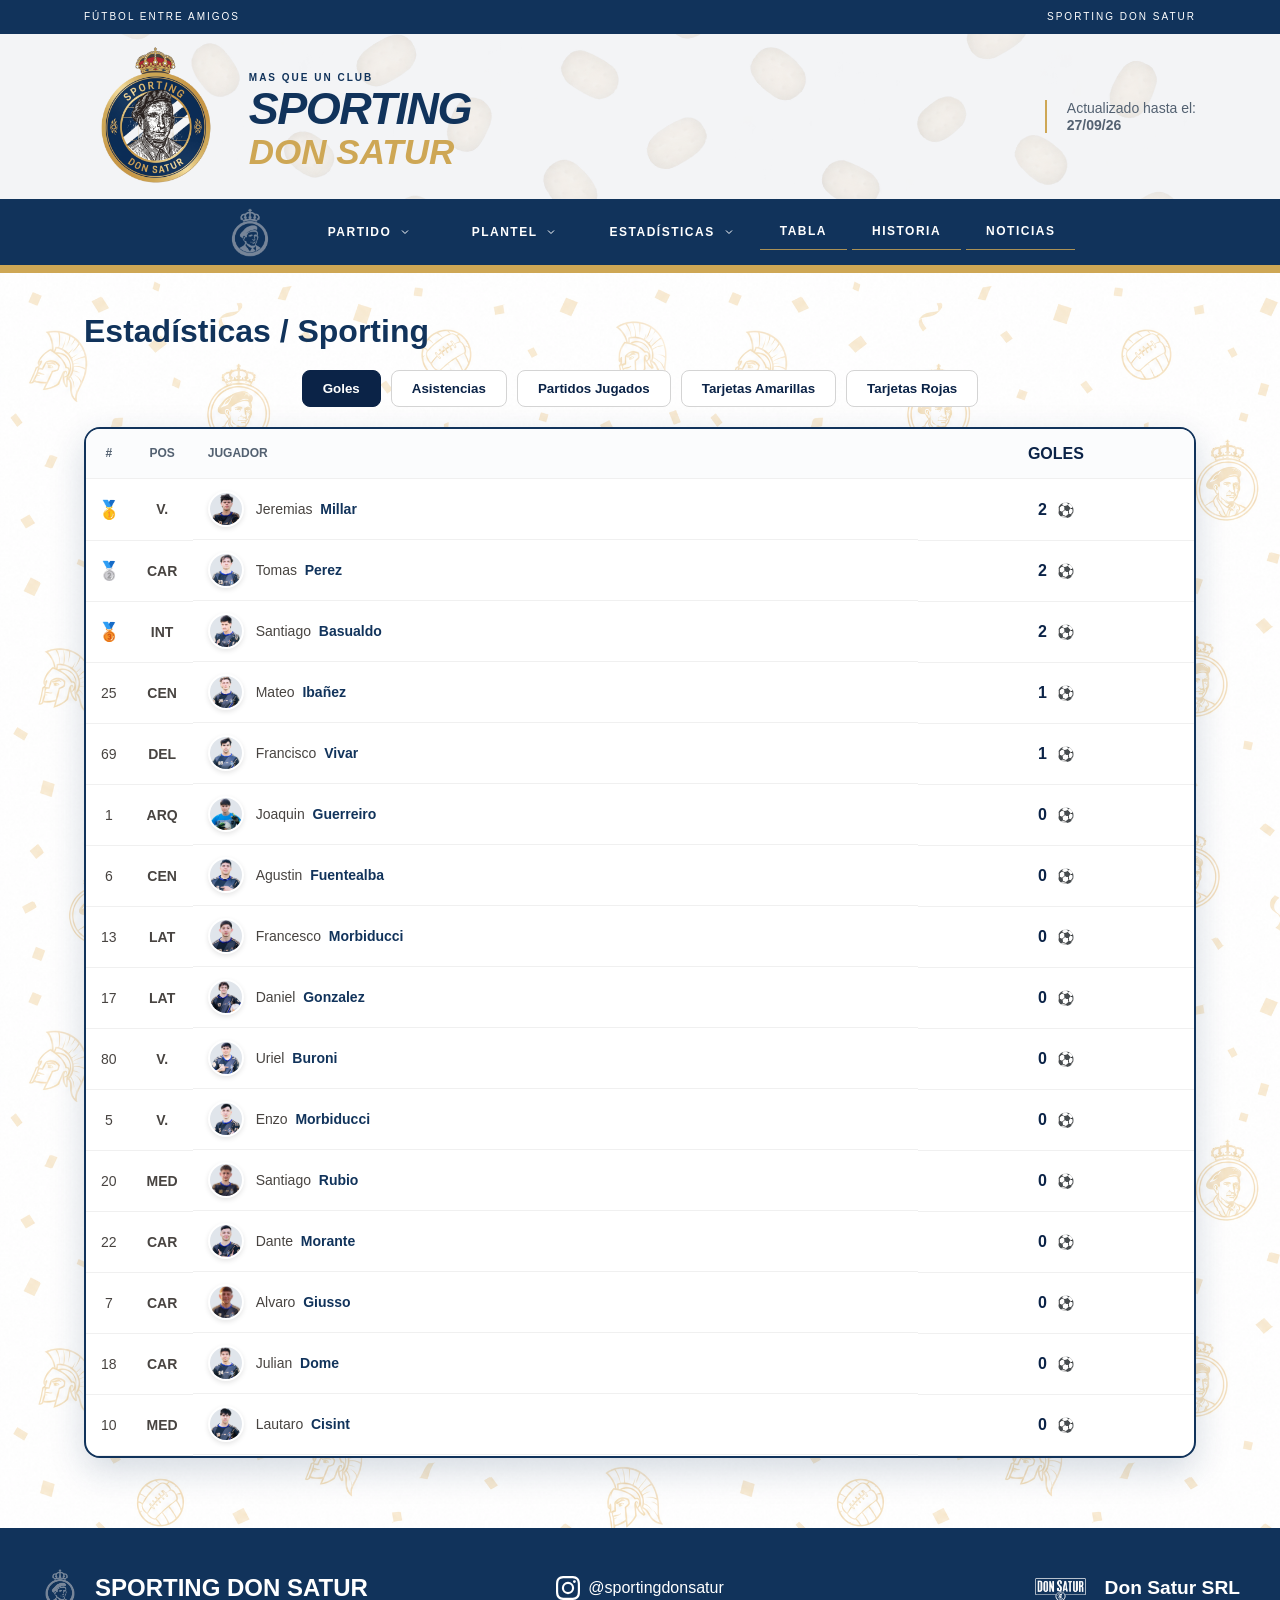
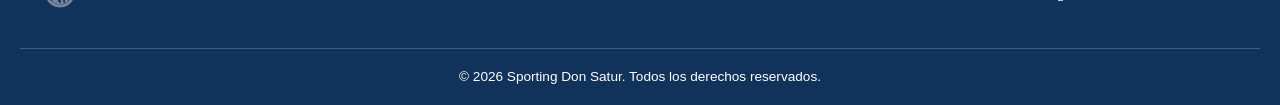
<file: estadisticas.html>
<!DOCTYPE html>
<html lang="es">
<head>
  <meta charset="UTF-8">
  <meta name="viewport" content="width=device-width, initial-scale=1.0">
  <meta name="description" content="Sporting Don Satur: noticias, historia y fútbol entre amigos.">
  <link rel="icon" type="image/png" href="imagenes/escudo.png">
  <title>Sporting Don Satur | Estadisticas</title>
  <link rel="stylesheet" href="estilos.css">
</head>
<body id="inicio">
  <a class="saltar" href="#contenido">Saltar al contenido</a>
<div class="franja"><div class="contenedor">FÚTBOL ENTRE AMIGOS <span>SPORTING DON SATUR</span></div></div>
  
  <header class="cabecera contenedor">
    <a class="marca" href="index.html" aria-label="Sporting Don Satur, inicio">
      <img src="imagenes/escudo.png" alt="Escudo de Sporting Don Satur" height="150">
      <div class="textos-marca">
        <span class="subtitulo">MAS QUE UN CLUB</span>
        <h1>SPORTING<br><span class="titulo-secundario">DON SATUR</span></h1>
      </div>
    </a>
    <p class="lema">Actualizado hasta el:<br><strong>27/09/26</strong></p>

    <!-- Botón hamburguesa (Se oculta en PC, se muestra en celulares) -->
    <button id="btn-menu-movil" class="btn-menu-movil">☰</button>
  </header>

<nav class="navegacion" aria-label="Menú principal">
    <div class="contenedor enlaces" id="menu-enlaces">
      
      <!-- Botón X para cerrar en celular -->
      <button id="btn-cerrar-menu" class="btn-cerrar-menu">✕</button>

      <a href="index.html"><img src="imagenes/escudosimplificado.png" alt="Inicio" height="50"></a>
      
      <!-- SUBMENÚ: PARTIDO -->
      <div class="item-desplegable">
        <button class="enlace-principal" type="button">
          Partido
          <!-- Icono de flecha -->
          <svg viewBox="0 0 24 24" width="12" height="12" stroke="currentColor" stroke-width="2" fill="none"><polyline points="6 9 12 15 18 9"></polyline></svg>
        </button>
        <div class="submenu">
          <a href="partido.html">Sporting DS</a>
          <a href="partido_sp.html">SP Don Satur</a>
        </div>
      </div>

      <!-- SUBMENÚ: PLANTEL -->
      <div class="item-desplegable">
        <button class="enlace-principal" type="button">
          Plantel
          <svg viewBox="0 0 24 24" width="12" height="12" stroke="currentColor" stroke-width="2" fill="none"><polyline points="6 9 12 15 18 9"></polyline></svg>
        </button>
        <div class="submenu">
          <a href="plantel.html">Sporting DS</a>
          <a href="plantel_sp.html">SP Don Satur</a>
        </div>
      </div>

      <!-- SUBMENÚ: ESTADÍSTICAS -->
      <div class="item-desplegable">
        <button class="enlace-principal" type="button">
          Estadísticas
          <svg viewBox="0 0 24 24" width="12" height="12" stroke="currentColor" stroke-width="2" fill="none"><polyline points="6 9 12 15 18 9"></polyline></svg>
        </button>
        <div class="submenu">
          <a href="estadisticas.html">Sporting DS</a>
          <a href="estadisticas_sp.html">SP Don Satur</a>
        </div>
      </div>

      <!-- ENLACES NORMALES -->
      <a href="tabla.html">Tabla</a>
      <a href="historia.html">Historia</a>
      <a href="noticias.html">Noticias</a>
    </div>
  </nav>

  <div class="fondo-contenido">
    <main id="contenido" class="contenedor pagina-estadisticas">
    
    <h2 class="titulo-seccion">Estadísticas / Sporting</h2>

<!-- Controles de filtrado (PC) -->
    <div class="filtros-estadisticas filtros-pc">
      <button class="btn-filtro activo" data-filtro="goles">Goles</button>
      <button class="btn-filtro" data-filtro="asistencias">Asistencias</button>
      <button class="btn-filtro" data-filtro="pj">Partidos Jugados</button>
      <button class="btn-filtro" data-filtro="ta">Tarjetas Amarillas</button>
      <button class="btn-filtro" data-filtro="tr">Tarjetas Rojas</button>
    </div>

    <!-- Controles de filtrado (Móvil - Dropdown) -->
    <div class="dropdown-movil-container">
      <button class="btn-dropdown-toggle" id="btn-filtro-movil">
        <span id="texto-filtro-actual">Goles Convertidos</span>
        <!-- Ícono de flecha hacia abajo -->
        <svg viewBox="0 0 24 24" width="20" height="20" stroke="currentColor" stroke-width="2" fill="none" stroke-linecap="round" stroke-linejoin="round"><polyline points="6 9 12 15 18 9"></polyline></svg>
      </button>
      
      <!-- Mini menú que se abre al tocar -->
      <div class="dropdown-menu-stats" id="menu-stats-movil">
        <button class="dropdown-item activo" data-filtro="goles">Goles Convertidos</button>
        <button class="dropdown-item" data-filtro="asistencias">Asistencias</button>
        <button class="dropdown-item" data-filtro="pj">Partidos Jugados</button>
        <button class="dropdown-item" data-filtro="ta">Tarjetas Amarillas</button>
        <button class="dropdown-item" data-filtro="tr">Tarjetas Rojas</button>
      </div>
    </div>

    <!-- Tabla Única -->
    <section class="tarjeta-datos tarjeta-estadistica stat-full">
      <div class="tabla-responsiva">
        <table class="tabla-estadisticas" id="tabla-stats">
        <thead>
          <tr>
            <th class="col-num">#</th>
            <th class="col-pos">Pos</th>
            <th class="col-jugador-stat">Jugador</th>
            <th class="col-stat activa" data-tipo="goles">Goles</th>
            <th class="col-stat oculta" data-tipo="asistencias">Asist.</th>
            <th class="col-stat oculta" data-tipo="pj">PJ</th>
            <th class="col-stat oculta" data-tipo="ta">TA</th>
            <th class="col-stat oculta" data-tipo="tr">TR</th>
          </tr>
        </thead>
        
        <!-- JavaScript va a rellenar esto automáticamente -->
        <tbody id="cuerpo-tabla-stats">
          
        </tbody>
        
        </table>
      </div>
    </section>
  </main>

<footer class="mi-footer">
  <div class="footer-contenido">
    
    <!-- Columna 1: Izquierda -->
    <div class="footer-columna izquierda">
      <a href="index.html" class="link-inicio">
        <!-- Reemplaza "escudo.png" por el nombre y ruta real de tu imagen -->
        <img src="imagenes/escudosimplificado.png" alt="Escudo Sporting Don Satur" class="escudo-footer">
        <h3>SPORTING DON SATUR</h3>
      </a>
    </div>

    <!-- Columna 2: Centro -->
    <div class="footer-columna centro">
      <a href="https://www.instagram.com/sportingdonsatur" target="_blank" class="instagram-link">
        <!-- Reemplaza el SVG de abajo con el código de tu propio ícono -->
        <svg class="icono-ig" viewBox="0 0 24 24" fill="currentColor">
          <path d="M12 2.163c3.204 0 3.584.012 4.85.07 3.252.148 4.771 1.691 4.919 4.919.058 1.265.069 1.645.069 4.849 0 3.205-.012 3.584-.069 4.849-.149 3.225-1.664 4.771-4.919 4.919-1.266.058-1.644.07-4.85.07-3.204 0-3.584-.012-4.849-.07-3.26-.149-4.771-1.699-4.919-4.92-.058-1.265-.07-1.644-.07-4.849 0-3.204.013-3.583.07-4.849.149-3.227 1.664-4.771 4.919-4.919 1.266-.057 1.645-.069 4.849-.069zM12 0C8.741 0 8.333.014 7.053.072 2.695.272.273 2.69.073 7.052.014 8.333 0 8.741 0 12c0 3.259.014 3.668.072 4.948.2 4.358 2.618 6.78 6.98 6.98C8.333 23.986 8.741 24 12 24c3.259 0 3.668-.014 4.948-.072 4.354-.2 6.782-2.618 6.979-6.98.059-1.28.073-1.689.073-4.948 0-3.259-.014-3.667-.072-4.947-.196-4.354-2.617-6.78-6.979-6.98C15.668.014 15.259 0 12 0zm0 5.838a6.162 6.162 0 100 12.324 6.162 6.162 0 000-12.324zM12 16a4 4 0 110-8 4 4 0 010 8zm6.406-11.845a1.44 1.44 0 100 2.881 1.44 1.44 0 000-2.881z"/>
        </svg>
        @sportingdonsatur
      </a>
    </div>

    <!-- Columna 3: Derecha -->
    <div class="footer-columna derecha">
      <img src="imagenes/logodonsatur2.png" alt="Logo Don Satur" class="logo-imagen">
      <!-- Agregamos el enlace y una clase nueva -->
      <a href="https://www.donsatur.com.ar" target="_blank" class="logo-texto-link">
        Don Satur SRL
      </a>
    </div>

  </div>

  <!-- Copyright abajo del todo -->
  <div class="footer-copyright">
    <p>© 2026 Sporting Don Satur. Todos los derechos reservados.</p>
  </div>
</footer>

  </div>
  <div class="barra-fija" id="barra-fija" inert>
  <a href="#inicio" aria-label="Volver al inicio">
    <!-- El escudo se copia automáticamente -->
  </a>
</div>

<script src="efectos.js"></script>
<script src="jugadores.js"></script>
<script src="estadisticas.js"></script>
</body>
</html>
</file>
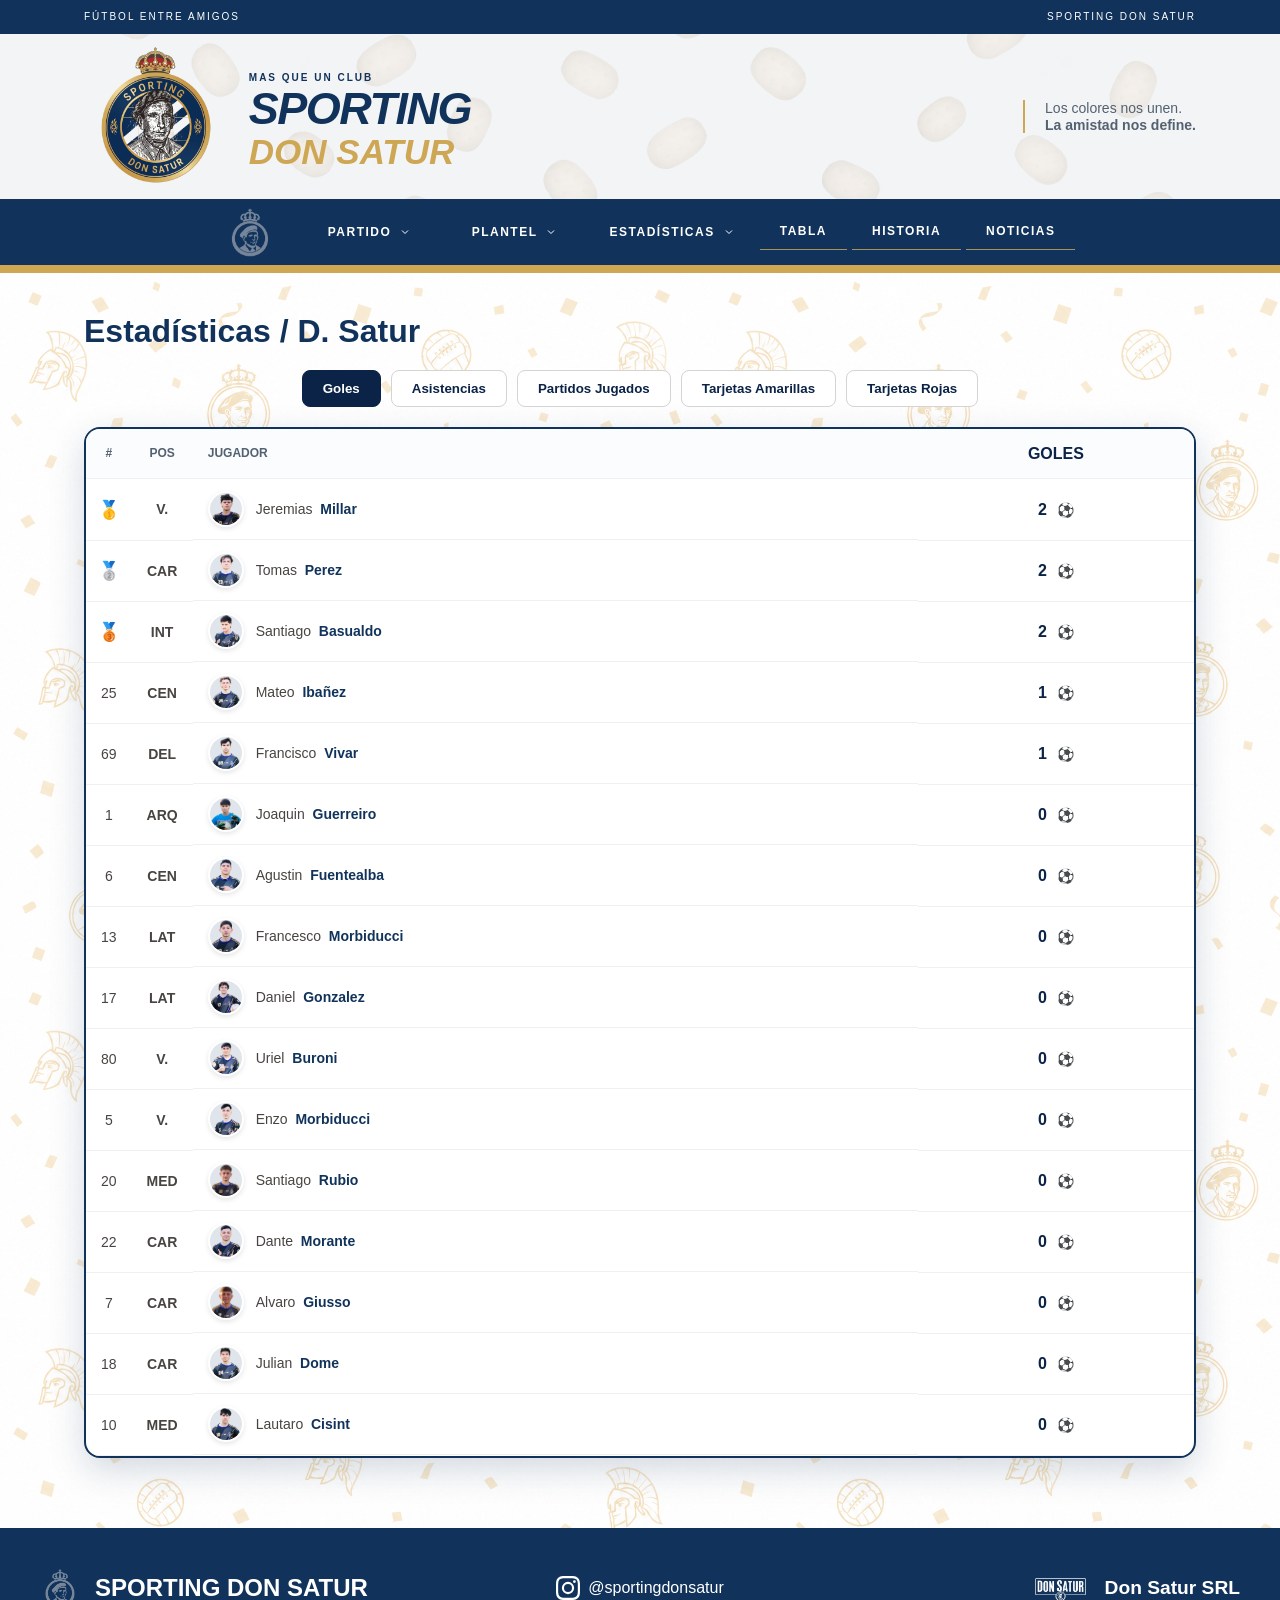
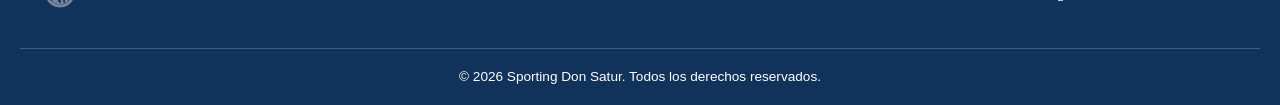
<file: estadisticas_sp.html>
<!DOCTYPE html>
<html lang="es">
<head>
  <meta charset="UTF-8">
  <meta name="viewport" content="width=device-width, initial-scale=1.0">
  <meta name="description" content="Sporting Don Satur: noticias, historia y fútbol entre amigos.">
  <link rel="icon" type="image/png" href="imagenes/escudo.png">
  <title>Sporting Don Satur | Estadisticas</title>
  <link rel="stylesheet" href="estilos.css">
</head>
<body id="inicio">
  <a class="saltar" href="#contenido">Saltar al contenido</a>
<div class="franja"><div class="contenedor">FÚTBOL ENTRE AMIGOS <span>SPORTING DON SATUR</span></div></div>
  
  <header class="cabecera contenedor">
    <a class="marca" href="index.html" aria-label="Sporting Don Satur, inicio">
      <img src="imagenes/escudo.png" alt="Escudo de Sporting Don Satur" height="150">
      <div class="textos-marca">
        <span class="subtitulo">MAS QUE UN CLUB</span>
        <h1>SPORTING<br><span class="titulo-secundario">DON SATUR</span></h1>
      </div>
    </a>
    <p class="lema">Los colores nos unen.<br><strong>La amistad nos define.</strong></p>

    <!-- Botón hamburguesa (Se oculta en PC, se muestra en celulares) -->
    <button id="btn-menu-movil" class="btn-menu-movil">☰</button>
  </header>

<nav class="navegacion" aria-label="Menú principal">
    <div class="contenedor enlaces" id="menu-enlaces">
      
      <!-- Botón X para cerrar en celular -->
      <button id="btn-cerrar-menu" class="btn-cerrar-menu">✕</button>

      <a href="index.html"><img src="imagenes/escudosimplificado.png" alt="Inicio" height="50"></a>
      
      <!-- SUBMENÚ: PARTIDO -->
      <div class="item-desplegable">
        <button class="enlace-principal" type="button">
          Partido
          <!-- Icono de flecha -->
          <svg viewBox="0 0 24 24" width="12" height="12" stroke="currentColor" stroke-width="2" fill="none"><polyline points="6 9 12 15 18 9"></polyline></svg>
        </button>
        <div class="submenu">
          <a href="partido.html">Sporting DS</a>
          <a href="partido_sp.html">SP Don Satur</a>
        </div>
      </div>

      <!-- SUBMENÚ: PLANTEL -->
      <div class="item-desplegable">
        <button class="enlace-principal" type="button">
          Plantel
          <svg viewBox="0 0 24 24" width="12" height="12" stroke="currentColor" stroke-width="2" fill="none"><polyline points="6 9 12 15 18 9"></polyline></svg>
        </button>
        <div class="submenu">
          <a href="plantel.html">Sporting DS</a>
          <a href="plantel_sp.html">SP Don Satur</a>
        </div>
      </div>

      <!-- SUBMENÚ: ESTADÍSTICAS -->
      <div class="item-desplegable">
        <button class="enlace-principal" type="button">
          Estadísticas
          <svg viewBox="0 0 24 24" width="12" height="12" stroke="currentColor" stroke-width="2" fill="none"><polyline points="6 9 12 15 18 9"></polyline></svg>
        </button>
        <div class="submenu">
          <a href="estadisticas.html">Sporting DS</a>
          <a href="estadisticas_sp.html">SP Don Satur</a>
        </div>
      </div>

      <!-- ENLACES NORMALES -->
      <a href="tabla.html">Tabla</a>
      <a href="historia.html">Historia</a>
      <a href="noticias.html">Noticias</a>
    </div>
  </nav>

  <div class="fondo-contenido">
    <main id="contenido" class="contenedor pagina-estadisticas">
    
    <h2 class="titulo-seccion">Estadísticas / D. Satur</h2>

<!-- Controles de filtrado (PC) -->
    <div class="filtros-estadisticas filtros-pc">
      <button class="btn-filtro activo" data-filtro="goles">Goles</button>
      <button class="btn-filtro" data-filtro="asistencias">Asistencias</button>
      <button class="btn-filtro" data-filtro="pj">Partidos Jugados</button>
      <button class="btn-filtro" data-filtro="ta">Tarjetas Amarillas</button>
      <button class="btn-filtro" data-filtro="tr">Tarjetas Rojas</button>
    </div>

    <!-- Controles de filtrado (Móvil - Dropdown) -->
    <div class="dropdown-movil-container">
      <button class="btn-dropdown-toggle" id="btn-filtro-movil">
        <span id="texto-filtro-actual">Goles Convertidos</span>
        <!-- Ícono de flecha hacia abajo -->
        <svg viewBox="0 0 24 24" width="20" height="20" stroke="currentColor" stroke-width="2" fill="none" stroke-linecap="round" stroke-linejoin="round"><polyline points="6 9 12 15 18 9"></polyline></svg>
      </button>
      
      <!-- Mini menú que se abre al tocar -->
      <div class="dropdown-menu-stats" id="menu-stats-movil">
        <button class="dropdown-item activo" data-filtro="goles">Goles Convertidos</button>
        <button class="dropdown-item" data-filtro="asistencias">Asistencias</button>
        <button class="dropdown-item" data-filtro="pj">Partidos Jugados</button>
        <button class="dropdown-item" data-filtro="ta">Tarjetas Amarillas</button>
        <button class="dropdown-item" data-filtro="tr">Tarjetas Rojas</button>
      </div>
    </div>

    <!-- Tabla Única -->
    <section class="tarjeta-datos tarjeta-estadistica stat-full">
      <div class="tabla-responsiva">
        <table class="tabla-estadisticas" id="tabla-stats">
        <thead>
          <tr>
            <th class="col-num">#</th>
            <th class="col-pos">Pos</th>
            <th class="col-jugador-stat">Jugador</th>
            <th class="col-stat activa" data-tipo="goles">Goles</th>
            <th class="col-stat oculta" data-tipo="asistencias">Asist.</th>
            <th class="col-stat oculta" data-tipo="pj">PJ</th>
            <th class="col-stat oculta" data-tipo="ta">TA</th>
            <th class="col-stat oculta" data-tipo="tr">TR</th>
          </tr>
        </thead>
        
        <!-- JavaScript va a rellenar esto automáticamente -->
        <tbody id="cuerpo-tabla-stats">
          
        </tbody>
        
        </table>
      </div>
    </section>
  </main>

<footer class="mi-footer">
  <div class="footer-contenido">
    
    <!-- Columna 1: Izquierda -->
    <div class="footer-columna izquierda">
      <a href="index.html" class="link-inicio">
        <!-- Reemplaza "escudo.png" por el nombre y ruta real de tu imagen -->
        <img src="imagenes/escudosimplificado.png" alt="Escudo Sporting Don Satur" class="escudo-footer">
        <h3>SPORTING DON SATUR</h3>
      </a>
    </div>

    <!-- Columna 2: Centro -->
    <div class="footer-columna centro">
      <a href="https://www.instagram.com/sportingdonsatur" target="_blank" class="instagram-link">
        <!-- Reemplaza el SVG de abajo con el código de tu propio ícono -->
        <svg class="icono-ig" viewBox="0 0 24 24" fill="currentColor">
          <path d="M12 2.163c3.204 0 3.584.012 4.85.07 3.252.148 4.771 1.691 4.919 4.919.058 1.265.069 1.645.069 4.849 0 3.205-.012 3.584-.069 4.849-.149 3.225-1.664 4.771-4.919 4.919-1.266.058-1.644.07-4.85.07-3.204 0-3.584-.012-4.849-.07-3.26-.149-4.771-1.699-4.919-4.92-.058-1.265-.07-1.644-.07-4.849 0-3.204.013-3.583.07-4.849.149-3.227 1.664-4.771 4.919-4.919 1.266-.057 1.645-.069 4.849-.069zM12 0C8.741 0 8.333.014 7.053.072 2.695.272.273 2.69.073 7.052.014 8.333 0 8.741 0 12c0 3.259.014 3.668.072 4.948.2 4.358 2.618 6.78 6.98 6.98C8.333 23.986 8.741 24 12 24c3.259 0 3.668-.014 4.948-.072 4.354-.2 6.782-2.618 6.979-6.98.059-1.28.073-1.689.073-4.948 0-3.259-.014-3.667-.072-4.947-.196-4.354-2.617-6.78-6.979-6.98C15.668.014 15.259 0 12 0zm0 5.838a6.162 6.162 0 100 12.324 6.162 6.162 0 000-12.324zM12 16a4 4 0 110-8 4 4 0 010 8zm6.406-11.845a1.44 1.44 0 100 2.881 1.44 1.44 0 000-2.881z"/>
        </svg>
        @sportingdonsatur
      </a>
    </div>

    <!-- Columna 3: Derecha -->
    <div class="footer-columna derecha">
      <img src="imagenes/logodonsatur2.png" alt="Logo Don Satur" class="logo-imagen">
      <!-- Agregamos el enlace y una clase nueva -->
      <a href="https://www.donsatur.com.ar" target="_blank" class="logo-texto-link">
        Don Satur SRL
      </a>
    </div>

  </div>

  <!-- Copyright abajo del todo -->
  <div class="footer-copyright">
    <p>© 2026 Sporting Don Satur. Todos los derechos reservados.</p>
  </div>
</footer>

  </div>
  <div class="barra-fija" id="barra-fija" inert>
  <a href="#inicio" aria-label="Volver al inicio">
    <!-- El escudo se copia automáticamente -->
  </a>
</div>

<script src="efectos.js"></script>
<script src="jugadores.js"></script>
<script src="estadisticas.js"></script>
</body>
</html>
</file>
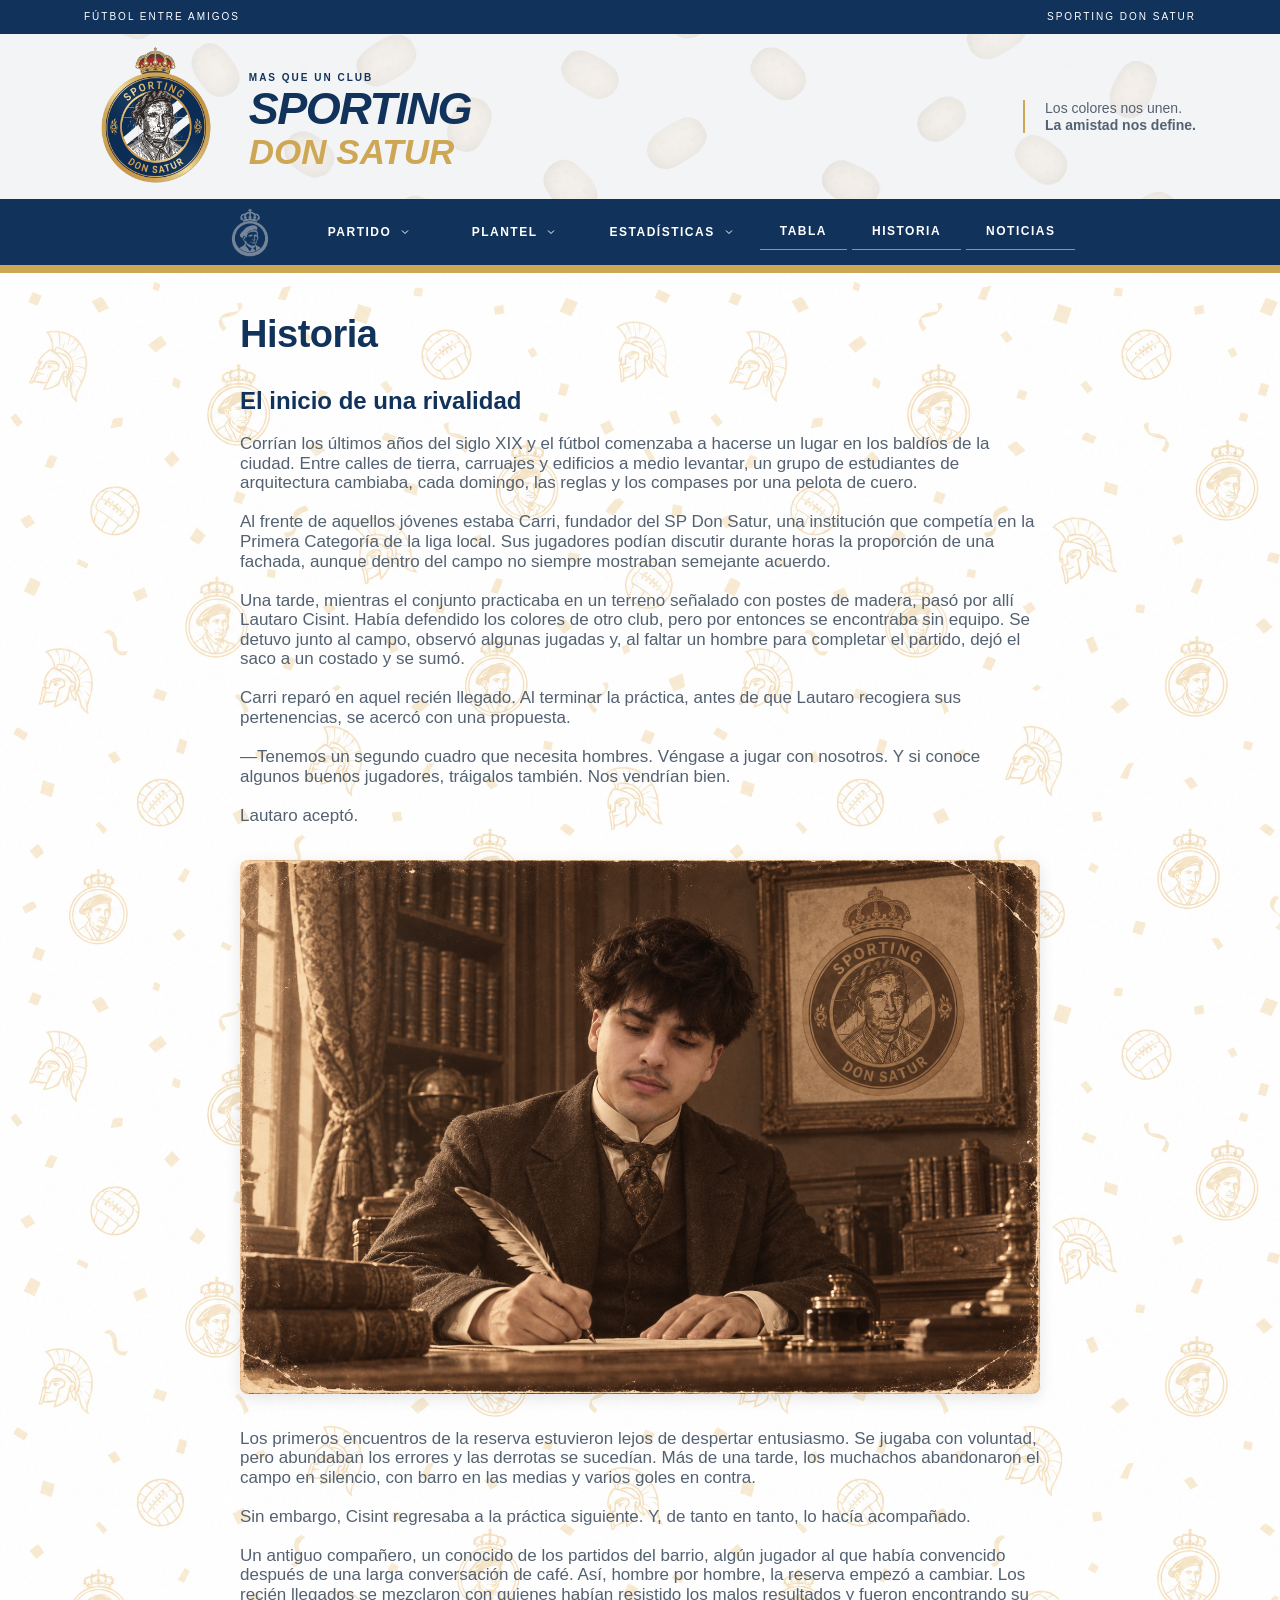
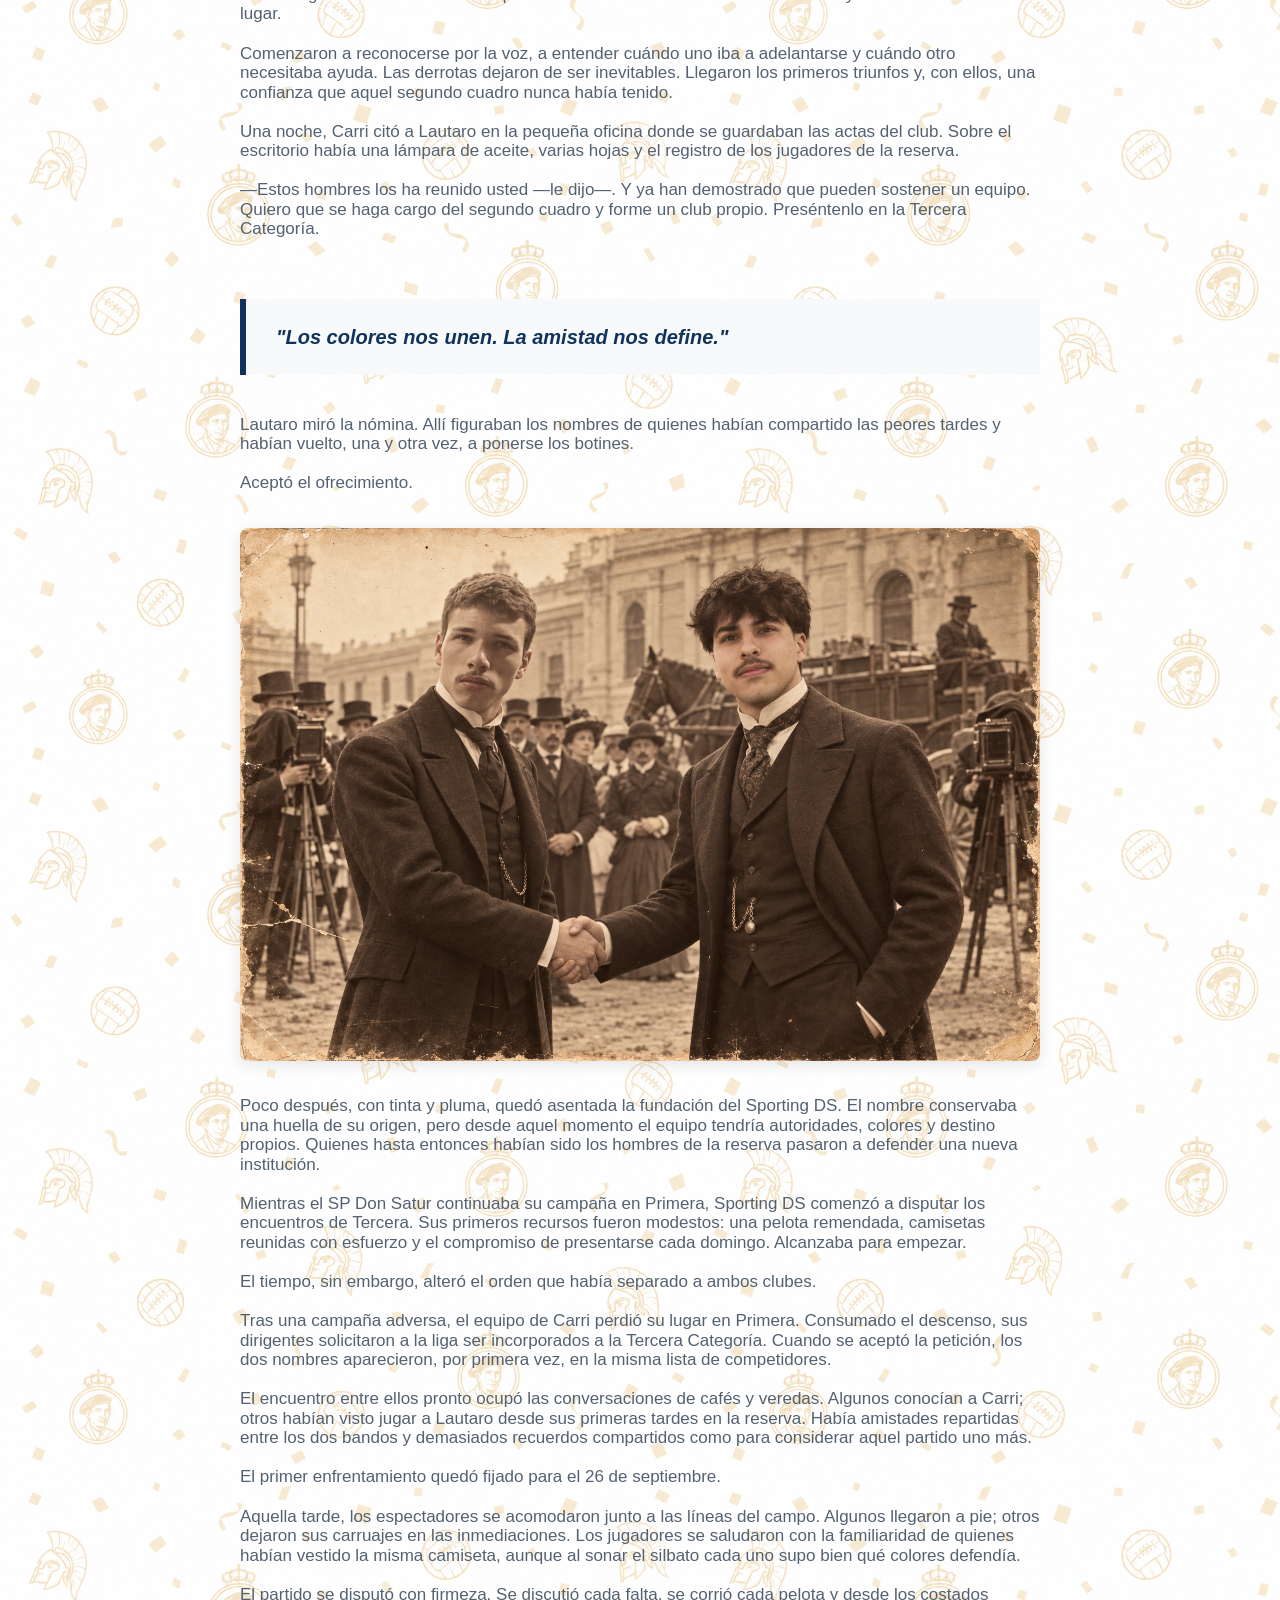
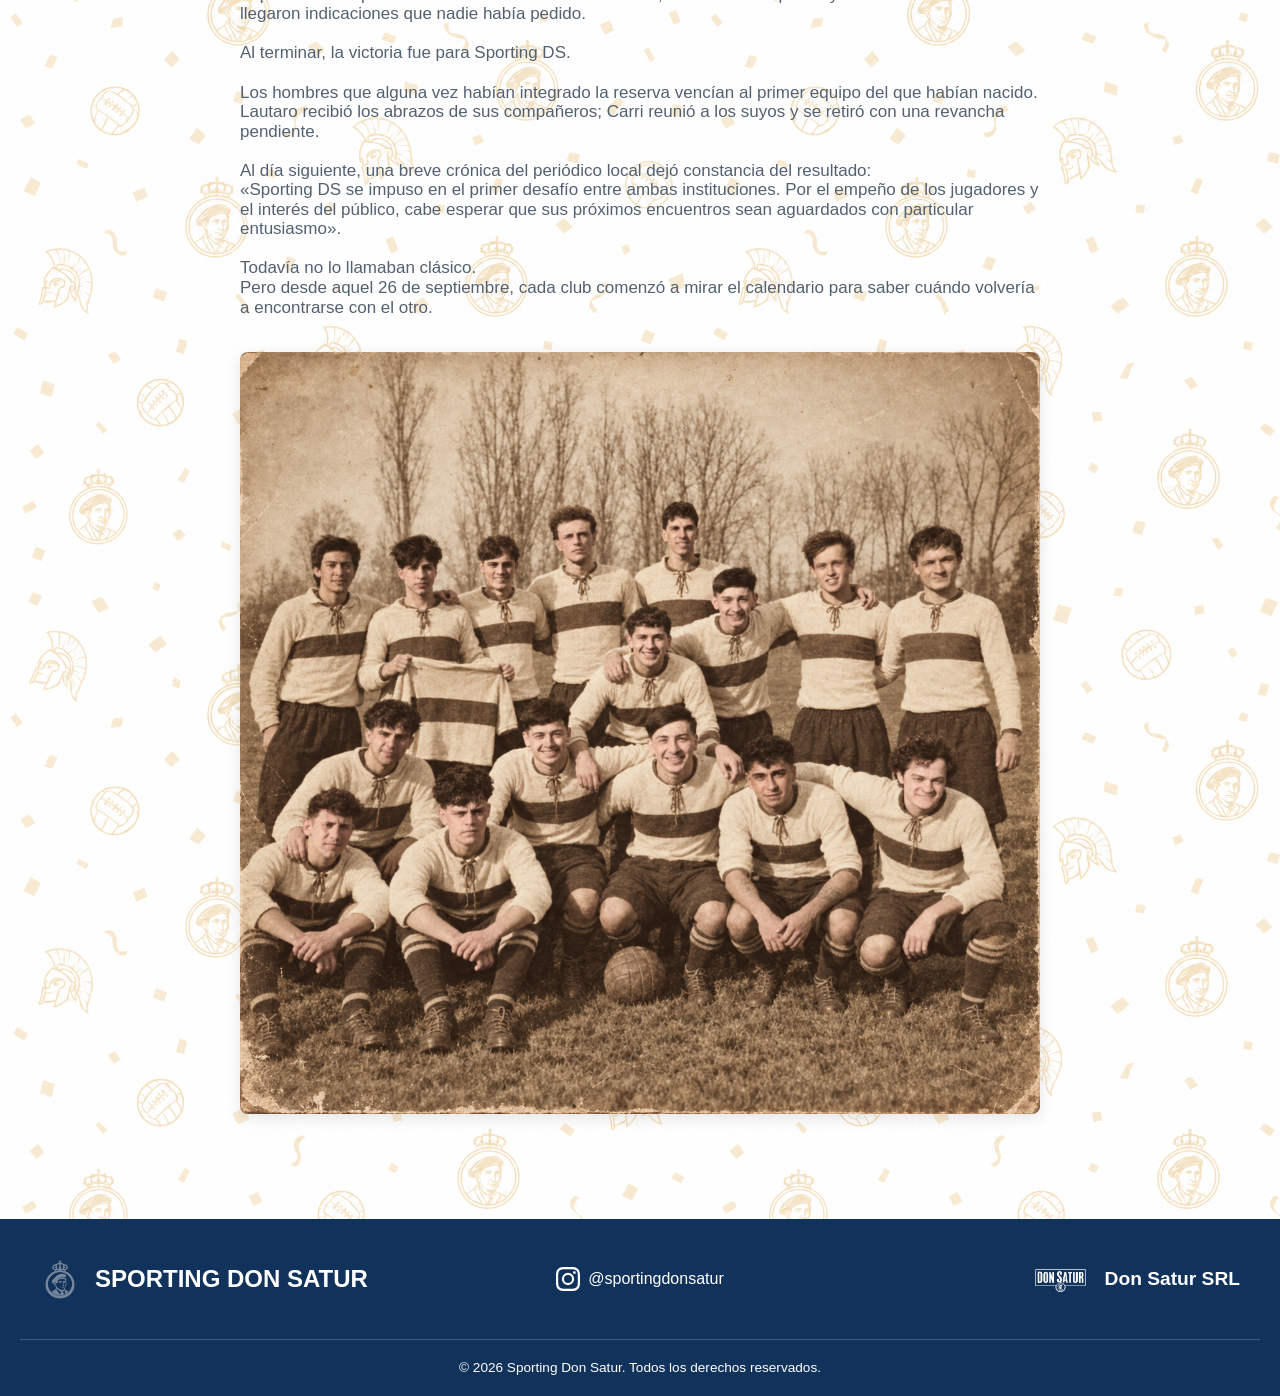
<file: historia.html>
<!DOCTYPE html>
<html lang="es">
<head>
  <meta charset="UTF-8">
  <meta name="viewport" content="width=device-width, initial-scale=1.0">
  <meta name="description" content="Sporting Don Satur: noticias, historia y fútbol entre amigos.">
  <link rel="icon" type="image/png" href="imagenes/escudo.png">
  <title>Sporting Don Satur | Historia</title>
  <link rel="stylesheet" href="estilos.css">
</head>
<body id="inicio">
  <a class="saltar" href="#contenido">Saltar al contenido</a>
<div class="franja"><div class="contenedor">FÚTBOL ENTRE AMIGOS <span>SPORTING DON SATUR</span></div></div>
  
  <header class="cabecera contenedor">
    <a class="marca" href="index.html" aria-label="Sporting Don Satur, inicio">
      <img src="imagenes/escudo.png" alt="Escudo de Sporting Don Satur" height="150">
      <div class="textos-marca">
        <span class="subtitulo">MAS QUE UN CLUB</span>
        <h1>SPORTING<br><span class="titulo-secundario">DON SATUR</span></h1>
      </div>
    </a>
    <p class="lema">Los colores nos unen.<br><strong>La amistad nos define.</strong></p>

    <!-- Botón hamburguesa (Se oculta en PC, se muestra en celulares) -->
    <button id="btn-menu-movil" class="btn-menu-movil">☰</button>
  </header>

<nav class="navegacion" aria-label="Menú principal">
    <div class="contenedor enlaces" id="menu-enlaces">
      
      <!-- Botón X para cerrar en celular -->
      <button id="btn-cerrar-menu" class="btn-cerrar-menu">✕</button>

      <a href="index.html"><img src="imagenes/escudosimplificado.png" alt="Inicio" height="50"></a>
      
      <!-- SUBMENÚ: PARTIDO -->
      <div class="item-desplegable">
        <button class="enlace-principal" type="button">
          Partido
          <!-- Icono de flecha -->
          <svg viewBox="0 0 24 24" width="12" height="12" stroke="currentColor" stroke-width="2" fill="none"><polyline points="6 9 12 15 18 9"></polyline></svg>
        </button>
        <div class="submenu">
          <a href="partido.html">Sporting DS</a>
          <a href="partido_sp.html">SP Don Satur</a>
        </div>
      </div>

      <!-- SUBMENÚ: PLANTEL -->
      <div class="item-desplegable">
        <button class="enlace-principal" type="button">
          Plantel
          <svg viewBox="0 0 24 24" width="12" height="12" stroke="currentColor" stroke-width="2" fill="none"><polyline points="6 9 12 15 18 9"></polyline></svg>
        </button>
        <div class="submenu">
          <a href="plantel.html">Sporting DS</a>
          <a href="plantel_sp.html">SP Don Satur</a>
        </div>
      </div>

      <!-- SUBMENÚ: ESTADÍSTICAS -->
      <div class="item-desplegable">
        <button class="enlace-principal" type="button">
          Estadísticas
          <svg viewBox="0 0 24 24" width="12" height="12" stroke="currentColor" stroke-width="2" fill="none"><polyline points="6 9 12 15 18 9"></polyline></svg>
        </button>
        <div class="submenu">
          <a href="estadisticas.html">Sporting DS</a>
          <a href="estadisticas_sp.html">SP Don Satur</a>
        </div>
      </div>

      <!-- ENLACES NORMALES -->
      <a href="tabla.html">Tabla</a>
      <a href="historia.html">Historia</a>
      <a href="noticias.html">Noticias</a>
    </div>
  </nav>

  <div class="fondo-contenido">
    <!-- Limitamos el ancho a "contenedor-lectura" para que las líneas de texto no sean cansinamente largas -->
<main id="contenido" class="contenedor pagina-historia">
    
    <h2 class="titulo-historia">Historia</h2>
    <h3 class="subtitulo-historia">El inicio de una rivalidad</h3>

    <div class="contenido-texto-libre">
      <p>Corrían los últimos años del siglo XIX y el fútbol comenzaba a hacerse un lugar en los baldíos de la ciudad. Entre calles de tierra, carruajes y edificios a medio levantar, un grupo de estudiantes de arquitectura cambiaba, cada domingo, las reglas y los compases por una pelota de cuero.<br><br>
Al frente de aquellos jóvenes estaba Carri, fundador del SP Don Satur, una institución que competía en la Primera Categoría de la liga local. Sus jugadores podían discutir durante horas la proporción de una fachada, aunque dentro del campo no siempre mostraban semejante acuerdo.<br><br>
Una tarde, mientras el conjunto practicaba en un terreno señalado con postes de madera, pasó por allí Lautaro Cisint. Había defendido los colores de otro club, pero por entonces se encontraba sin equipo. Se detuvo junto al campo, observó algunas jugadas y, al faltar un hombre para completar el partido, dejó el saco a un costado y se sumó.<br><br>
Carri reparó en aquel recién llegado. Al terminar la práctica, antes de que Lautaro recogiera sus pertenencias, se acercó con una propuesta.<br><br>
—Tenemos un segundo cuadro que necesita hombres. Véngase a jugar con nosotros. Y si conoce algunos buenos jugadores, tráigalos también. Nos vendrían bien.<br><br>
Lautaro aceptó.</p>
      
      <!-- Espacio para la primera imagen -->
      <img src="imagenes/historia/lautipluma.png" alt="El equipo en sus inicios" class="imagen-historia">

      <p>Los primeros encuentros de la reserva estuvieron lejos de despertar entusiasmo. Se jugaba con voluntad, pero abundaban los errores y las derrotas se sucedían. Más de una tarde, los muchachos abandonaron el campo en silencio, con barro en las medias y varios goles en contra.<br><br>
Sin embargo, Cisint regresaba a la práctica siguiente. Y, de tanto en tanto, lo hacía acompañado.<br><br>
Un antiguo compañero, un conocido de los partidos del barrio, algún jugador al que había convencido después de una larga conversación de café. Así, hombre por hombre, la reserva empezó a cambiar. Los recién llegados se mezclaron con quienes habían resistido los malos resultados y fueron encontrando su lugar.<br><br>
Comenzaron a reconocerse por la voz, a entender cuándo uno iba a adelantarse y cuándo otro necesitaba ayuda. Las derrotas dejaron de ser inevitables. Llegaron los primeros triunfos y, con ellos, una confianza que aquel segundo cuadro nunca había tenido.<br><br>
Una noche, Carri citó a Lautaro en la pequeña oficina donde se guardaban las actas del club. Sobre el escritorio había una lámpara de aceite, varias hojas y el registro de los jugadores de la reserva.<br><br>
—Estos hombres los ha reunido usted —le dijo—. Y ya han demostrado que pueden sostener un equipo. Quiero que se haga cargo del segundo cuadro y forme un club propio. Preséntenlo en la Tercera Categoría.<br><br>
</p>

      <!-- Recuadro para resaltar un lema o frase histórica -->
      <blockquote class="cita-historia">
        "Los colores nos unen. La amistad nos define."
      </blockquote>

      <p>Lautaro miró la nómina. Allí figuraban los nombres de quienes habían compartido las peores tardes y habían vuelto, una y otra vez, a ponerse los botines.<br><br>
Aceptó el ofrecimiento.</p>

      <!-- Espacio para una segunda imagen -->
      <img src="imagenes/historia/lauti-carri-mano.png" alt="Acción del partido" class="imagen-historia">

      <p>Poco después, con tinta y pluma, quedó asentada la fundación del Sporting DS. El nombre conservaba una huella de su origen, pero desde aquel momento el equipo tendría autoridades, colores y destino propios. Quienes hasta entonces habían sido los hombres de la reserva pasaron a defender una nueva institución.<br><br>
Mientras el SP Don Satur continuaba su campaña en Primera, Sporting DS comenzó a disputar los encuentros de Tercera. Sus primeros recursos fueron modestos: una pelota remendada, camisetas reunidas con esfuerzo y el compromiso de presentarse cada domingo. Alcanzaba para empezar.<br><br>
El tiempo, sin embargo, alteró el orden que había separado a ambos clubes.<br><br>
Tras una campaña adversa, el equipo de Carri perdió su lugar en Primera. Consumado el descenso, sus dirigentes solicitaron a la liga ser incorporados a la Tercera Categoría. Cuando se aceptó la petición, los dos nombres aparecieron, por primera vez, en la misma lista de competidores.<br><br>
El encuentro entre ellos pronto ocupó las conversaciones de cafés y veredas. Algunos conocían a Carri; otros habían visto jugar a Lautaro desde sus primeras tardes en la reserva. Había amistades repartidas entre los dos bandos y demasiados recuerdos compartidos como para considerar aquel partido uno más.<br><br>
El primer enfrentamiento quedó fijado para el 26 de septiembre.<br><br>
Aquella tarde, los espectadores se acomodaron junto a las líneas del campo. Algunos llegaron a pie; otros dejaron sus carruajes en las inmediaciones. Los jugadores se saludaron con la familiaridad de quienes habían vestido la misma camiseta, aunque al sonar el silbato cada uno supo bien qué colores defendía.<br><br>
El partido se disputó con firmeza. Se discutió cada falta, se corrió cada pelota y desde los costados llegaron indicaciones que nadie había pedido.<br><br>
Al terminar, la victoria fue para Sporting DS.<br><br>
Los hombres que alguna vez habían integrado la reserva vencían al primer equipo del que habían nacido. Lautaro recibió los abrazos de sus compañeros; Carri reunió a los suyos y se retiró con una revancha pendiente.<br><br>
Al día siguiente, una breve crónica del periódico local dejó constancia del resultado:<br>
«Sporting DS se impuso en el primer desafío entre ambas instituciones. Por el empeño de los jugadores y el interés del público, cabe esperar que sus próximos encuentros sean aguardados con particular entusiasmo».<br><br>
Todavía no lo llamaban clásico.<br>
Pero desde aquel 26 de septiembre, cada club comenzó a mirar el calendario para saber cuándo volvería a encontrarse con el otro.</p>

      <!-- Espacio para una segunda imagen -->
      <img src="imagenes/historia/plantelsiglo19.png" alt="Acción del partido" class="imagen-historia">

    </div>

  </main>

<footer class="mi-footer">
  <div class="footer-contenido">
    
    <!-- Columna 1: Izquierda -->
    <div class="footer-columna izquierda">
      <a href="index.html" class="link-inicio">
        <!-- Reemplaza "escudo.png" por el nombre y ruta real de tu imagen -->
        <img src="imagenes/escudosimplificado.png" alt="Escudo Sporting Don Satur" class="escudo-footer">
        <h3>SPORTING DON SATUR</h3>
      </a>
    </div>

    <!-- Columna 2: Centro -->
    <div class="footer-columna centro">
      <a href="https://www.instagram.com/sportingdonsatur" target="_blank" class="instagram-link">
        <!-- Reemplaza el SVG de abajo con el código de tu propio ícono -->
        <svg class="icono-ig" viewBox="0 0 24 24" fill="currentColor">
          <path d="M12 2.163c3.204 0 3.584.012 4.85.07 3.252.148 4.771 1.691 4.919 4.919.058 1.265.069 1.645.069 4.849 0 3.205-.012 3.584-.069 4.849-.149 3.225-1.664 4.771-4.919 4.919-1.266.058-1.644.07-4.85.07-3.204 0-3.584-.012-4.849-.07-3.26-.149-4.771-1.699-4.919-4.92-.058-1.265-.07-1.644-.07-4.849 0-3.204.013-3.583.07-4.849.149-3.227 1.664-4.771 4.919-4.919 1.266-.057 1.645-.069 4.849-.069zM12 0C8.741 0 8.333.014 7.053.072 2.695.272.273 2.69.073 7.052.014 8.333 0 8.741 0 12c0 3.259.014 3.668.072 4.948.2 4.358 2.618 6.78 6.98 6.98C8.333 23.986 8.741 24 12 24c3.259 0 3.668-.014 4.948-.072 4.354-.2 6.782-2.618 6.979-6.98.059-1.28.073-1.689.073-4.948 0-3.259-.014-3.667-.072-4.947-.196-4.354-2.617-6.78-6.979-6.98C15.668.014 15.259 0 12 0zm0 5.838a6.162 6.162 0 100 12.324 6.162 6.162 0 000-12.324zM12 16a4 4 0 110-8 4 4 0 010 8zm6.406-11.845a1.44 1.44 0 100 2.881 1.44 1.44 0 000-2.881z"/>
        </svg>
        @sportingdonsatur
      </a>
    </div>

    <!-- Columna 3: Derecha -->
    <div class="footer-columna derecha">
      <img src="imagenes/logodonsatur2.png" alt="Logo Don Satur" class="logo-imagen">
      <!-- Agregamos el enlace y una clase nueva -->
      <a href="https://www.donsatur.com.ar" target="_blank" class="logo-texto-link">
        Don Satur SRL
      </a>
    </div>

  </div>

  <!-- Copyright abajo del todo -->
  <div class="footer-copyright">
    <p>© 2026 Sporting Don Satur. Todos los derechos reservados.</p>
  </div>
</footer>

  </div>
  <div class="barra-fija" id="barra-fija" inert>
  <a href="#inicio" aria-label="Volver al inicio">
    <!-- El escudo se copia automáticamente -->
  </a>
</div>

<script src="efectos.js"></script>
</body>
</html>
</file>
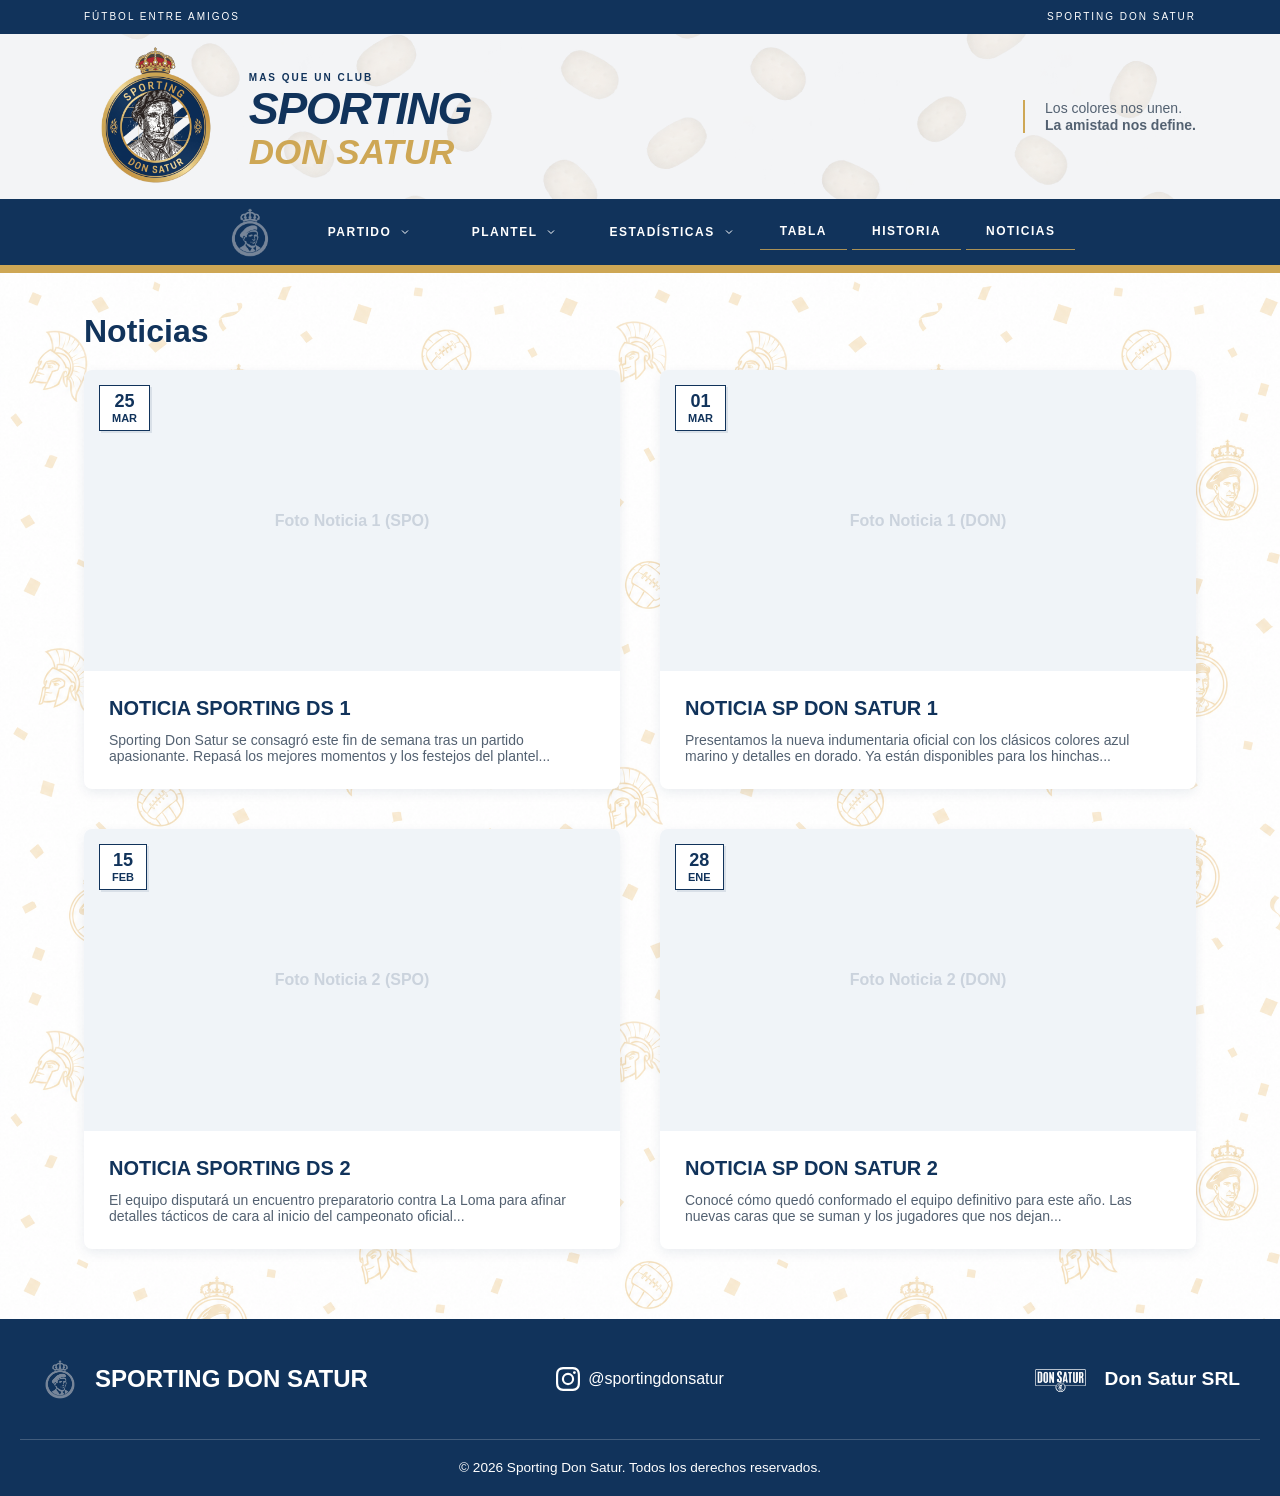
<file: noticias.html>
<!DOCTYPE html>
<html lang="es">
<head>
  <meta charset="UTF-8">
  <meta name="viewport" content="width=device-width, initial-scale=1.0">
  <meta name="description" content="Sporting Don Satur: noticias, historia y fútbol entre amigos.">
  <link rel="icon" type="image/png" href="imagenes/escudo.png">
  <title>Sporting Don Satur | Noticias</title>
  <link rel="stylesheet" href="estilos.css">
</head>
<body id="inicio">
  <a class="saltar" href="#contenido">Saltar al contenido</a>
<div class="franja"><div class="contenedor">FÚTBOL ENTRE AMIGOS <span>SPORTING DON SATUR</span></div></div>
  
  <header class="cabecera contenedor">
    <a class="marca" href="index.html" aria-label="Sporting Don Satur, inicio">
      <img src="imagenes/escudo.png" alt="Escudo de Sporting Don Satur" height="150">
      <div class="textos-marca">
        <span class="subtitulo">MAS QUE UN CLUB</span>
        <h1>SPORTING<br><span class="titulo-secundario">DON SATUR</span></h1>
      </div>
    </a>
    <p class="lema">Los colores nos unen.<br><strong>La amistad nos define.</strong></p>

    <!-- Botón hamburguesa (Se oculta en PC, se muestra en celulares) -->
    <button id="btn-menu-movil" class="btn-menu-movil">☰</button>
  </header>

<nav class="navegacion" aria-label="Menú principal">
    <div class="contenedor enlaces" id="menu-enlaces">
      
      <!-- Botón X para cerrar en celular -->
      <button id="btn-cerrar-menu" class="btn-cerrar-menu">✕</button>

      <a href="index.html"><img src="imagenes/escudosimplificado.png" alt="Inicio" height="50"></a>
      
      <!-- SUBMENÚ: PARTIDO -->
      <div class="item-desplegable">
        <button class="enlace-principal" type="button">
          Partido
          <!-- Icono de flecha -->
          <svg viewBox="0 0 24 24" width="12" height="12" stroke="currentColor" stroke-width="2" fill="none"><polyline points="6 9 12 15 18 9"></polyline></svg>
        </button>
        <div class="submenu">
          <a href="partido.html">Sporting DS</a>
          <a href="partido_sp.html">SP Don Satur</a>
        </div>
      </div>

      <!-- SUBMENÚ: PLANTEL -->
      <div class="item-desplegable">
        <button class="enlace-principal" type="button">
          Plantel
          <svg viewBox="0 0 24 24" width="12" height="12" stroke="currentColor" stroke-width="2" fill="none"><polyline points="6 9 12 15 18 9"></polyline></svg>
        </button>
        <div class="submenu">
          <a href="plantel.html">Sporting DS</a>
          <a href="plantel_sp.html">SP Don Satur</a>
        </div>
      </div>

      <!-- SUBMENÚ: ESTADÍSTICAS -->
      <div class="item-desplegable">
        <button class="enlace-principal" type="button">
          Estadísticas
          <svg viewBox="0 0 24 24" width="12" height="12" stroke="currentColor" stroke-width="2" fill="none"><polyline points="6 9 12 15 18 9"></polyline></svg>
        </button>
        <div class="submenu">
          <a href="estadisticas.html">Sporting DS</a>
          <a href="estadisticas_sp.html">SP Don Satur</a>
        </div>
      </div>

      <!-- ENLACES NORMALES -->
      <a href="tabla.html">Tabla</a>
      <a href="historia.html">Historia</a>
      <a href="noticias.html">Noticias</a>
    </div>
  </nav>

  <div class="fondo-contenido">

<main id="contenido" class="contenedor pagina-noticias">
    
    <h2 class="titulo-seccion">Noticias</h2>

    <!-- GRILLA PRINCIPAL DE 4 NOTICIAS -->
    <section class="grilla-noticias-ampliada">
      
      <!-- NOTICIA SPORTING DS 1 -->
      <a href="#" class="tarjeta-noticia-ampliada">
        <div class="imagen-noticia">
          <div class="recuadro-fecha">
            <span class="dia">25</span>
            <span class="mes">Mar</span>
          </div>
          <!-- Reemplaza con la ruta de tu foto real -->
          <div class="placeholder-foto">Foto Noticia 1 (SPO)</div>
        </div>
        <div class="texto-noticia">
          <h3>NOTICIA SPORTING DS 1</h3>
          <p>Sporting Don Satur se consagró este fin de semana tras un partido apasionante. Repasá los mejores momentos y los festejos del plantel...</p>
        </div>
      </a>

      <!-- NOTICIA SP DON SATUR 1 -->
      <a href="#" class="tarjeta-noticia-ampliada">
        <div class="imagen-noticia">
          <div class="recuadro-fecha">
            <span class="dia">01</span>
            <span class="mes">Mar</span>
          </div>
          <div class="placeholder-foto">Foto Noticia 1 (DON)</div>
        </div>
        <div class="texto-noticia">
          <h3>NOTICIA SP DON SATUR 1</h3>
          <p>Presentamos la nueva indumentaria oficial con los clásicos colores azul marino y detalles en dorado. Ya están disponibles para los hinchas...</p>
        </div>
      </a>

      <!-- NOTICIA SPORTING DS 2 -->
      <a href="#" class="tarjeta-noticia-ampliada">
        <div class="imagen-noticia">
          <div class="recuadro-fecha">
            <span class="dia">15</span>
            <span class="mes">Feb</span>
          </div>
          <div class="placeholder-foto">Foto Noticia 2 (SPO)</div>
        </div>
        <div class="texto-noticia">
          <h3>NOTICIA SPORTING DS 2</h3>
          <p>El equipo disputará un encuentro preparatorio contra La Loma para afinar detalles tácticos de cara al inicio del campeonato oficial...</p>
        </div>
      </a>

      <!-- NOTICIA SP DON SATUR 2 -->
      <a href="#" class="tarjeta-noticia-ampliada">
        <div class="imagen-noticia">
          <div class="recuadro-fecha">
            <span class="dia">28</span>
            <span class="mes">Ene</span>
          </div>
          <div class="placeholder-foto">Foto Noticia 2 (DON)</div>
        </div>
        <div class="texto-noticia">
          <h3>NOTICIA SP DON SATUR 2</h3>
          <p>Conocé cómo quedó conformado el equipo definitivo para este año. Las nuevas caras que se suman y los jugadores que nos dejan...</p>
        </div>
      </a>

    </section>
  </main>


<footer class="mi-footer">
  <div class="footer-contenido">
    
    <!-- Columna 1: Izquierda -->
    <div class="footer-columna izquierda">
      <a href="index.html" class="link-inicio">
        <!-- Reemplaza "escudo.png" por el nombre y ruta real de tu imagen -->
        <img src="imagenes/escudosimplificado.png" alt="Escudo Sporting Don Satur" class="escudo-footer">
        <h3>SPORTING DON SATUR</h3>
      </a>
    </div>

    <!-- Columna 2: Centro -->
    <div class="footer-columna centro">
      <a href="https://www.instagram.com/sportingdonsatur" target="_blank" class="instagram-link">
        <!-- Reemplaza el SVG de abajo con el código de tu propio ícono -->
        <svg class="icono-ig" viewBox="0 0 24 24" fill="currentColor">
          <path d="M12 2.163c3.204 0 3.584.012 4.85.07 3.252.148 4.771 1.691 4.919 4.919.058 1.265.069 1.645.069 4.849 0 3.205-.012 3.584-.069 4.849-.149 3.225-1.664 4.771-4.919 4.919-1.266.058-1.644.07-4.85.07-3.204 0-3.584-.012-4.849-.07-3.26-.149-4.771-1.699-4.919-4.92-.058-1.265-.07-1.644-.07-4.849 0-3.204.013-3.583.07-4.849.149-3.227 1.664-4.771 4.919-4.919 1.266-.057 1.645-.069 4.849-.069zM12 0C8.741 0 8.333.014 7.053.072 2.695.272.273 2.69.073 7.052.014 8.333 0 8.741 0 12c0 3.259.014 3.668.072 4.948.2 4.358 2.618 6.78 6.98 6.98C8.333 23.986 8.741 24 12 24c3.259 0 3.668-.014 4.948-.072 4.354-.2 6.782-2.618 6.979-6.98.059-1.28.073-1.689.073-4.948 0-3.259-.014-3.667-.072-4.947-.196-4.354-2.617-6.78-6.979-6.98C15.668.014 15.259 0 12 0zm0 5.838a6.162 6.162 0 100 12.324 6.162 6.162 0 000-12.324zM12 16a4 4 0 110-8 4 4 0 010 8zm6.406-11.845a1.44 1.44 0 100 2.881 1.44 1.44 0 000-2.881z"/>
        </svg>
        @sportingdonsatur
      </a>
    </div>

    <!-- Columna 3: Derecha -->
    <div class="footer-columna derecha">
      <img src="imagenes/logodonsatur2.png" alt="Logo Don Satur" class="logo-imagen">
      <!-- Agregamos el enlace y una clase nueva -->
      <a href="https://www.donsatur.com.ar" target="_blank" class="logo-texto-link">
        Don Satur SRL
      </a>
    </div>

  </div>

  <!-- Copyright abajo del todo -->
  <div class="footer-copyright">
    <p>© 2026 Sporting Don Satur. Todos los derechos reservados.</p>
  </div>
</footer>

  </div>
  <div class="barra-fija" id="barra-fija" inert>
  <a href="#inicio" aria-label="Volver al inicio">
    <!-- El escudo se copia automáticamente -->
  </a>
</div>

<script src="efectos.js"></script>
</body>
</html>
</file>
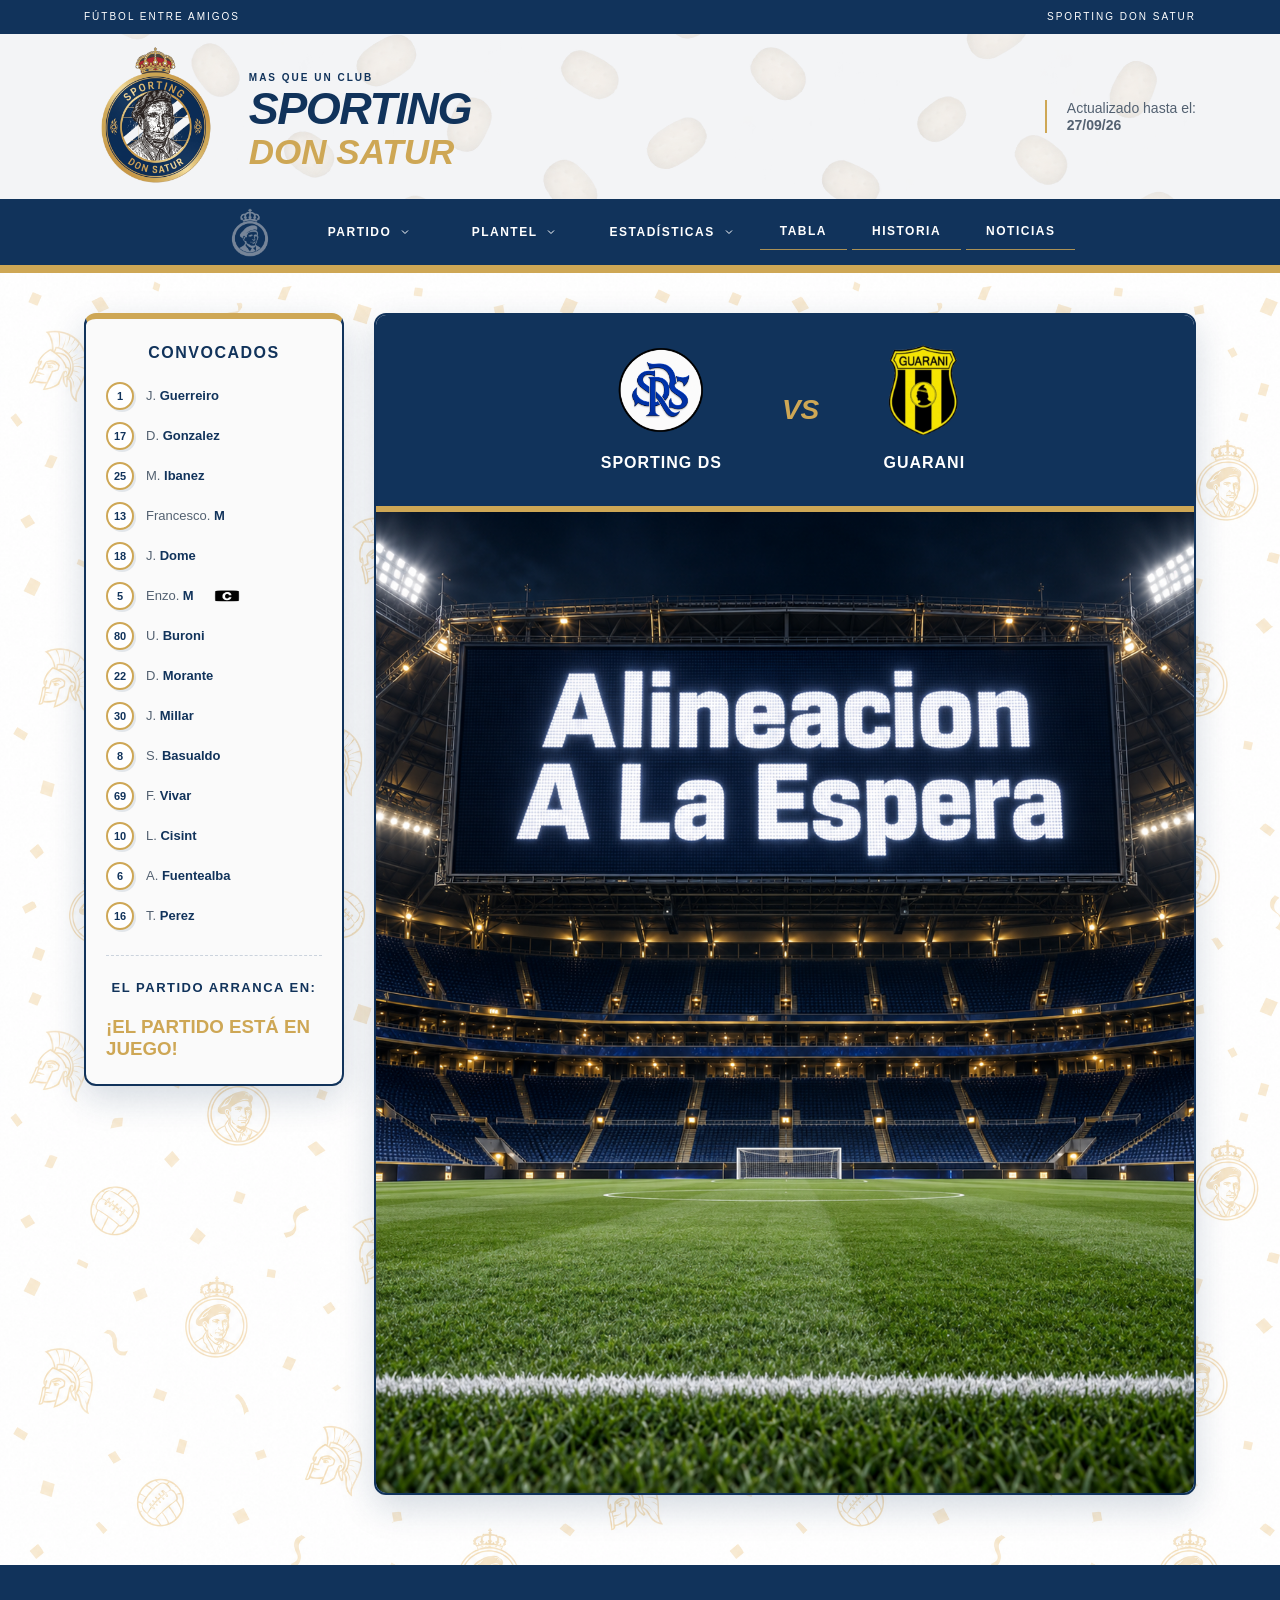
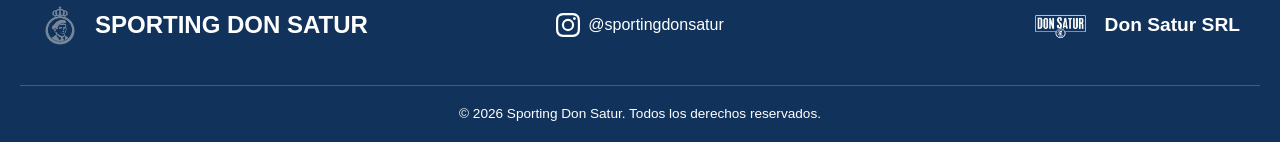
<file: partido.html>
<!DOCTYPE html>
<html lang="es">
<head>
  <meta charset="UTF-8">
  <meta name="viewport" content="width=device-width, initial-scale=1.0">
  <meta name="description" content="Sporting Don Satur: noticias, historia y fútbol entre amigos.">
  <link rel="icon" type="image/png" href="imagenes/escudo.png">
  <title>Sporting Don Satur | Partido</title>
  <link rel="stylesheet" href="estilos.css">
</head>
<body id="inicio">
  <a class="saltar" href="#contenido">Saltar al contenido</a>
<div class="franja"><div class="contenedor">FÚTBOL ENTRE AMIGOS <span>SPORTING DON SATUR</span></div></div>
  
  <header class="cabecera contenedor">
    <a class="marca" href="index.html" aria-label="Sporting Don Satur, inicio">
      <img src="imagenes/escudo.png" alt="Escudo de Sporting Don Satur" height="150">
      <div class="textos-marca">
        <span class="subtitulo">MAS QUE UN CLUB</span>
        <h1>SPORTING<br><span class="titulo-secundario">DON SATUR</span></h1>
      </div>
    </a>
    <p class="lema">Actualizado hasta el:<br><strong>27/09/26</strong></p>

    <!-- Botón hamburguesa (Se oculta en PC, se muestra en celulares) -->
    <button id="btn-menu-movil" class="btn-menu-movil">☰</button>
  </header>

<nav class="navegacion" aria-label="Menú principal">
    <div class="contenedor enlaces" id="menu-enlaces">
      
      <!-- Botón X para cerrar en celular -->
      <button id="btn-cerrar-menu" class="btn-cerrar-menu">✕</button>

      <a href="index.html"><img src="imagenes/escudosimplificado.png" alt="Inicio" height="50"></a>
      
      <!-- SUBMENÚ: PARTIDO -->
      <div class="item-desplegable">
        <button class="enlace-principal" type="button">
          Partido
          <!-- Icono de flecha -->
          <svg viewBox="0 0 24 24" width="12" height="12" stroke="currentColor" stroke-width="2" fill="none"><polyline points="6 9 12 15 18 9"></polyline></svg>
        </button>
        <div class="submenu">
          <a href="partido.html">Sporting DS</a>
          <a href="partido_sp.html">SP Don Satur</a>
        </div>
      </div>

      <!-- SUBMENÚ: PLANTEL -->
      <div class="item-desplegable">
        <button class="enlace-principal" type="button">
          Plantel
          <svg viewBox="0 0 24 24" width="12" height="12" stroke="currentColor" stroke-width="2" fill="none"><polyline points="6 9 12 15 18 9"></polyline></svg>
        </button>
        <div class="submenu">
          <a href="plantel.html">Sporting DS</a>
          <a href="plantel_sp.html">SP Don Satur</a>
        </div>
      </div>

      <!-- SUBMENÚ: ESTADÍSTICAS -->
      <div class="item-desplegable">
        <button class="enlace-principal" type="button">
          Estadísticas
          <svg viewBox="0 0 24 24" width="12" height="12" stroke="currentColor" stroke-width="2" fill="none"><polyline points="6 9 12 15 18 9"></polyline></svg>
        </button>
        <div class="submenu">
          <a href="estadisticas.html">Sporting DS</a>
          <a href="estadisticas_sp.html">SP Don Satur</a>
        </div>
      </div>

      <!-- ENLACES NORMALES -->
      <a href="tabla.html">Tabla</a>
      <a href="historia.html">Historia</a>
      <a href="noticias.html">Noticias</a>
    </div>
  </nav>

  <div class="fondo-contenido">
    <main id="contenido" class="contenedor pagina-partido layout-partido">
    
    <!-- COLUMNA IZQUIERDA: LISTA COMPACTA -->
    <aside class="columna-alineacion">
      <div class="tarjeta-alineacion-lateral">
        
        <!-- Nuevo Título Unificado -->
        <h3 class="titulo-lateral">Convocados</h3>
        <ul class="lista-vertical-jugadores">
          <!-- Agrupa aquí a todos los jugadores, sin separación -->
          <li><span class="dorsal-pequeno">1</span> <span class="nombre">J. <strong>Guerreiro</strong></span></li>
          <li><span class="dorsal-pequeno">17</span> <span class="nombre">D. <strong>Gonzalez</strong></span></li>
          <li><span class="dorsal-pequeno">25</span> <span class="nombre">M. <strong>Ibanez</strong></span></li>
          <li><span class="dorsal-pequeno">13</span> <span class="nombre">Francesco. <strong>M</strong></span></li>
          <li><span class="dorsal-pequeno">18</span> <span class="nombre">J. <strong>Dome</strong></span></li>
          <li><span class="dorsal-pequeno">5</span> <span class="nombre">Enzo. <strong>M</strong></span><img src="imagenes/cintacapitan.png" alt="Capitán" class="icono-capitan"></li>
          <li><span class="dorsal-pequeno">80</span> <span class="nombre">U. <strong>Buroni</strong></span></li>
          <li><span class="dorsal-pequeno">22</span> <span class="nombre">D. <strong>Morante</strong></span></li>
          <li><span class="dorsal-pequeno">30</span> <span class="nombre">J. <strong>Millar</strong></span></li>
          <li><span class="dorsal-pequeno">8</span> <span class="nombre">S. <strong>Basualdo</strong></span></li>
          <li><span class="dorsal-pequeno">69</span> <span class="nombre">F. <strong>Vivar</strong></span></li>
          <li><span class="dorsal-pequeno">10</span> <span class="nombre">L. <strong>Cisint</strong></span></li>
          <li><span class="dorsal-pequeno">6</span> <span class="nombre">A. <strong>Fuentealba</strong></span></li>
          <li><span class="dorsal-pequeno">16</span> <span class="nombre">T. <strong>Perez</strong></span></li>
        </ul>

        <hr class="separador-lateral">

        <!--CONTADOR-->
        <h3 class="titulo-lateral" style="font-size: 13px;">El partido arranca en:</h3>
        <div id="cuenta-regresiva" class="contador-partido">
          <div class="bloque-tiempo"><span id="dias">00</span><small>Días</small></div>
          <div class="bloque-tiempo"><span id="horas">00</span><small>Horas</small></div>
          <div class="bloque-tiempo"><span id="minutos">00</span><small>Min</small></div>
          <div class="bloque-tiempo"><span id="segundos">00</span><small>Seg</small></div>
        </div>

      </div> <!-- ACÁ RECIÉN CIERRA LA ÚNICA TARJETA BLANCA -->
    </aside>


    <!-- COLUMNA DERECHA: GRÁFICO Y ESCUDOS -->
    <section class="tarjeta-formacion-derecha">
      
      <div class="duelo-encabezado">
        <div class="equipo-duelo">
          <!-- Reemplaza con la ruta de tu escudo -->
          <img src="imagenes/tabla/escudosportingds.png" alt="Sporting">
          <span>SPORTING DS</span>
        </div>
        
        <div class="vs-duelo">VS</div>
        
        <div class="equipo-duelo">
          <!-- Reemplaza con el escudo del rival -->
          <img src="imagenes/tabla/escudoguarani.png" alt="Rival">
          <span>GUARANI</span>
        </div>
      </div>

      <div class="grafico-cancha">
        <!-- Reemplaza con tu imagen de la formación -->
        <img src="imagenes/plantillas terminadas/noconfirmada.png" alt="Esquema táctico">
      </div>
      
    </section>

  </main>

<footer class="mi-footer">
  <div class="footer-contenido">
    
    <!-- Columna 1: Izquierda -->
    <div class="footer-columna izquierda">
      <a href="index.html" class="link-inicio">
        <!-- Reemplaza "escudo.png" por el nombre y ruta real de tu imagen -->
        <img src="imagenes/escudosimplificado.png" alt="Escudo Sporting Don Satur" class="escudo-footer">
        <h3>SPORTING DON SATUR</h3>
      </a>
    </div>

    <!-- Columna 2: Centro -->
    <div class="footer-columna centro">
      <a href="https://www.instagram.com/sportingdonsatur" target="_blank" class="instagram-link">
        <!-- Reemplaza el SVG de abajo con el código de tu propio ícono -->
        <svg class="icono-ig" viewBox="0 0 24 24" fill="currentColor">
          <path d="M12 2.163c3.204 0 3.584.012 4.85.07 3.252.148 4.771 1.691 4.919 4.919.058 1.265.069 1.645.069 4.849 0 3.205-.012 3.584-.069 4.849-.149 3.225-1.664 4.771-4.919 4.919-1.266.058-1.644.07-4.85.07-3.204 0-3.584-.012-4.849-.07-3.26-.149-4.771-1.699-4.919-4.92-.058-1.265-.07-1.644-.07-4.849 0-3.204.013-3.583.07-4.849.149-3.227 1.664-4.771 4.919-4.919 1.266-.057 1.645-.069 4.849-.069zM12 0C8.741 0 8.333.014 7.053.072 2.695.272.273 2.69.073 7.052.014 8.333 0 8.741 0 12c0 3.259.014 3.668.072 4.948.2 4.358 2.618 6.78 6.98 6.98C8.333 23.986 8.741 24 12 24c3.259 0 3.668-.014 4.948-.072 4.354-.2 6.782-2.618 6.979-6.98.059-1.28.073-1.689.073-4.948 0-3.259-.014-3.667-.072-4.947-.196-4.354-2.617-6.78-6.979-6.98C15.668.014 15.259 0 12 0zm0 5.838a6.162 6.162 0 100 12.324 6.162 6.162 0 000-12.324zM12 16a4 4 0 110-8 4 4 0 010 8zm6.406-11.845a1.44 1.44 0 100 2.881 1.44 1.44 0 000-2.881z"/>
        </svg>
        @sportingdonsatur
      </a>
    </div>

    <!-- Columna 3: Derecha -->
    <div class="footer-columna derecha">
      <img src="imagenes/logodonsatur2.png" alt="Logo Don Satur" class="logo-imagen">
      <!-- Agregamos el enlace y una clase nueva -->
      <a href="https://www.donsatur.com.ar" target="_blank" class="logo-texto-link">
        Don Satur SRL
      </a>
    </div>

  </div>

  <!-- Copyright abajo del todo -->
  <div class="footer-copyright">
    <p>© 2026 Sporting Don Satur. Todos los derechos reservados.</p>
  </div>
</footer>

  </div>
  <div class="barra-fija" id="barra-fija" inert>
  <a href="#inicio" aria-label="Volver al inicio">
    <!-- El escudo se copia automáticamente -->
  </a>
</div>

<script src="efectos.js"></script>
<script src="contador.js"></script>
</body>
</html>
</file>
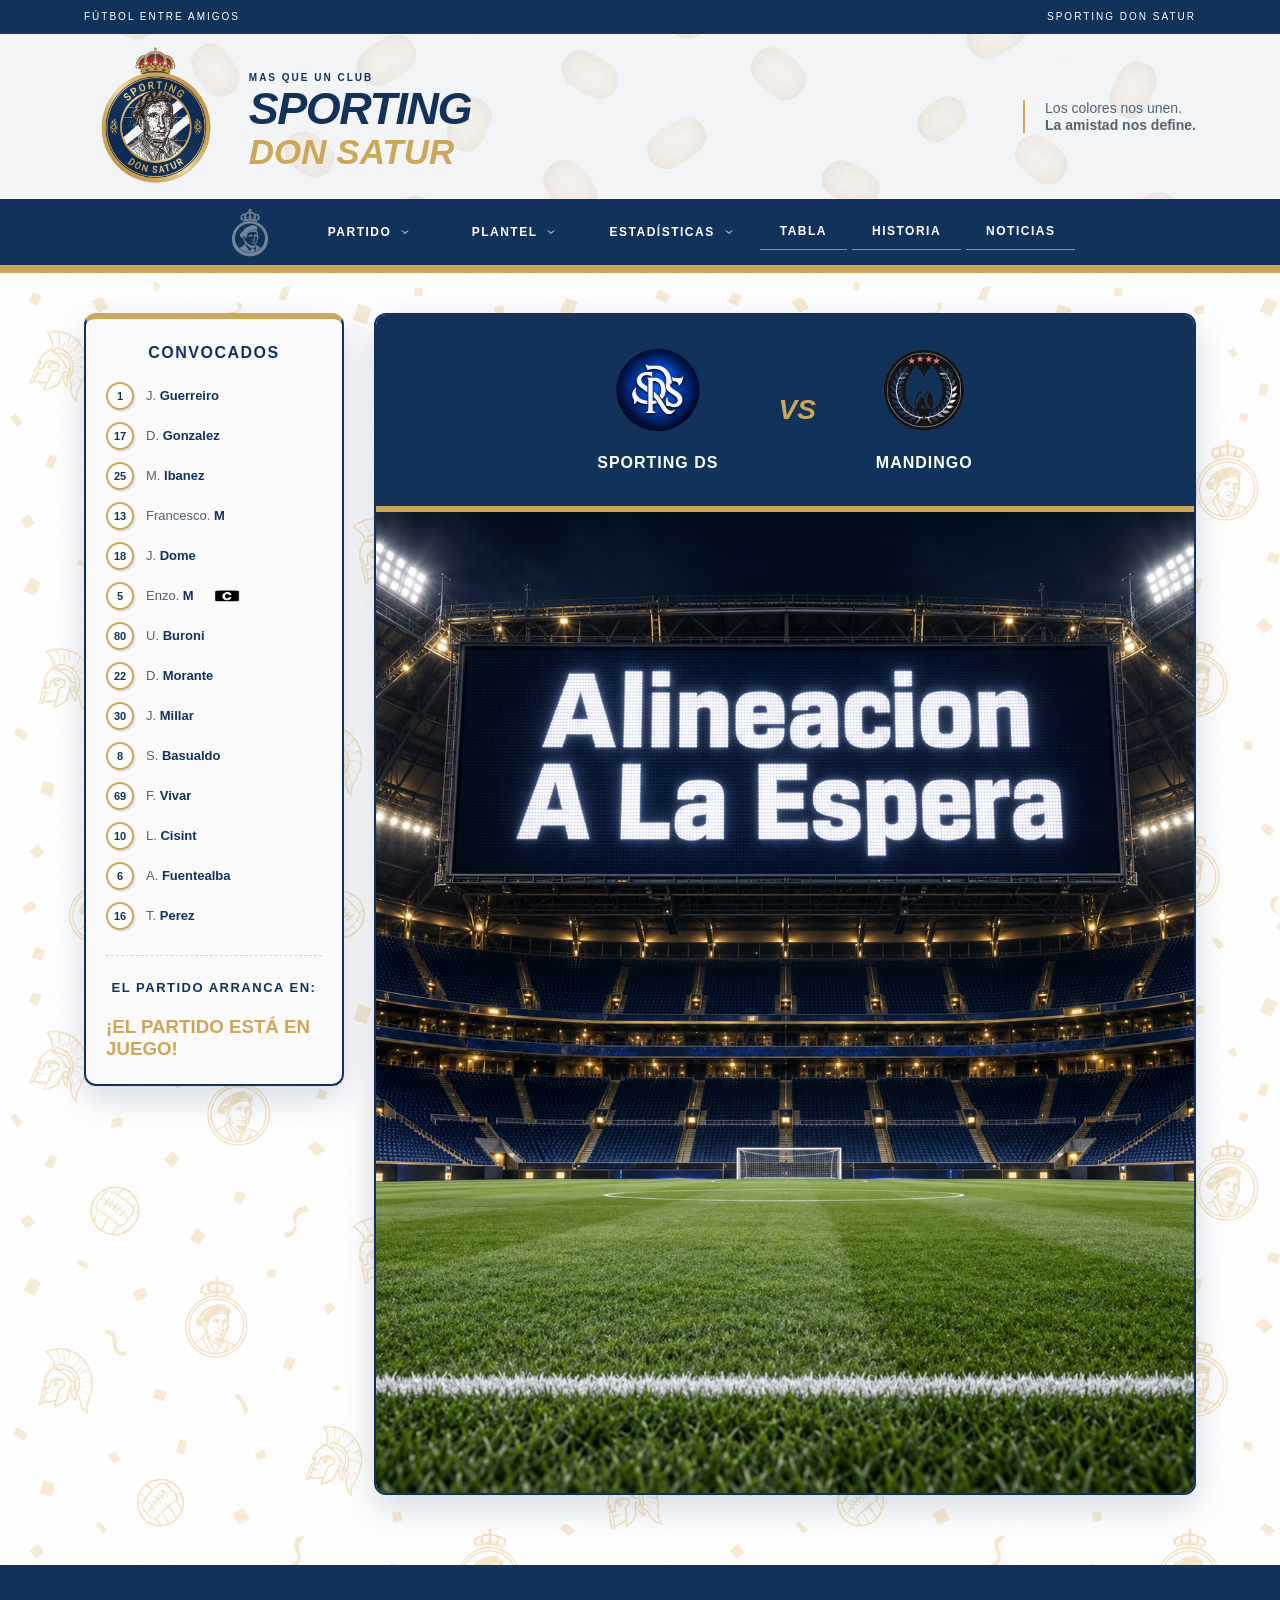
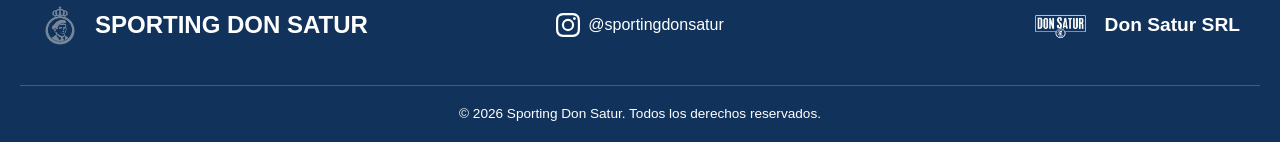
<file: partido_sp.html>
<!DOCTYPE html>
<html lang="es">
<head>
  <meta charset="UTF-8">
  <meta name="viewport" content="width=device-width, initial-scale=1.0">
  <meta name="description" content="Sporting Don Satur: noticias, historia y fútbol entre amigos.">
  <link rel="icon" type="image/png" href="imagenes/escudo.png">
  <title>Sporting Don Satur | Partido</title>
  <link rel="stylesheet" href="estilos.css">
</head>
<body id="inicio">
  <a class="saltar" href="#contenido">Saltar al contenido</a>
<div class="franja"><div class="contenedor">FÚTBOL ENTRE AMIGOS <span>SPORTING DON SATUR</span></div></div>
  
  <header class="cabecera contenedor">
    <a class="marca" href="index.html" aria-label="Sporting Don Satur, inicio">
      <img src="imagenes/escudo.png" alt="Escudo de Sporting Don Satur" height="150">
      <div class="textos-marca">
        <span class="subtitulo">MAS QUE UN CLUB</span>
        <h1>SPORTING<br><span class="titulo-secundario">DON SATUR</span></h1>
      </div>
    </a>
    <p class="lema">Los colores nos unen.<br><strong>La amistad nos define.</strong></p>

    <!-- Botón hamburguesa (Se oculta en PC, se muestra en celulares) -->
    <button id="btn-menu-movil" class="btn-menu-movil">☰</button>
  </header>

<nav class="navegacion" aria-label="Menú principal">
    <div class="contenedor enlaces" id="menu-enlaces">
      
      <!-- Botón X para cerrar en celular -->
      <button id="btn-cerrar-menu" class="btn-cerrar-menu">✕</button>

      <a href="index.html"><img src="imagenes/escudosimplificado.png" alt="Inicio" height="50"></a>
      
      <!-- SUBMENÚ: PARTIDO -->
      <div class="item-desplegable">
        <button class="enlace-principal" type="button">
          Partido
          <!-- Icono de flecha -->
          <svg viewBox="0 0 24 24" width="12" height="12" stroke="currentColor" stroke-width="2" fill="none"><polyline points="6 9 12 15 18 9"></polyline></svg>
        </button>
        <div class="submenu">
          <a href="partido.html">Sporting DS</a>
          <a href="partido_sp.html">SP Don Satur</a>
        </div>
      </div>

      <!-- SUBMENÚ: PLANTEL -->
      <div class="item-desplegable">
        <button class="enlace-principal" type="button">
          Plantel
          <svg viewBox="0 0 24 24" width="12" height="12" stroke="currentColor" stroke-width="2" fill="none"><polyline points="6 9 12 15 18 9"></polyline></svg>
        </button>
        <div class="submenu">
          <a href="plantel.html">Sporting DS</a>
          <a href="plantel_sp.html">SP Don Satur</a>
        </div>
      </div>

      <!-- SUBMENÚ: ESTADÍSTICAS -->
      <div class="item-desplegable">
        <button class="enlace-principal" type="button">
          Estadísticas
          <svg viewBox="0 0 24 24" width="12" height="12" stroke="currentColor" stroke-width="2" fill="none"><polyline points="6 9 12 15 18 9"></polyline></svg>
        </button>
        <div class="submenu">
          <a href="estadisticas.html">Sporting DS</a>
          <a href="estadisticas_sp.html">SP Don Satur</a>
        </div>
      </div>

      <!-- ENLACES NORMALES -->
      <a href="tabla.html">Tabla</a>
      <a href="historia.html">Historia</a>
      <a href="noticias.html">Noticias</a>
    </div>
  </nav>

  <div class="fondo-contenido">
    <main id="contenido" class="contenedor pagina-partido layout-partido">
    
    <!-- COLUMNA IZQUIERDA: LISTA COMPACTA -->
    <aside class="columna-alineacion">
      <div class="tarjeta-alineacion-lateral">
        
        <!-- Nuevo Título Unificado -->
        <h3 class="titulo-lateral">Convocados</h3>
        <ul class="lista-vertical-jugadores">
          <!-- Agrupa aquí a todos los jugadores, sin separación -->
          <li><span class="dorsal-pequeno">1</span> <span class="nombre">J. <strong>Guerreiro</strong></span></li>
          <li><span class="dorsal-pequeno">17</span> <span class="nombre">D. <strong>Gonzalez</strong></span></li>
          <li><span class="dorsal-pequeno">25</span> <span class="nombre">M. <strong>Ibanez</strong></span></li>
          <li><span class="dorsal-pequeno">13</span> <span class="nombre">Francesco. <strong>M</strong></span></li>
          <li><span class="dorsal-pequeno">18</span> <span class="nombre">J. <strong>Dome</strong></span></li>
          <li><span class="dorsal-pequeno">5</span> <span class="nombre">Enzo. <strong>M</strong></span><img src="imagenes/cintacapitan.png" alt="Capitán" class="icono-capitan"></li>
          <li><span class="dorsal-pequeno">80</span> <span class="nombre">U. <strong>Buroni</strong></span></li>
          <li><span class="dorsal-pequeno">22</span> <span class="nombre">D. <strong>Morante</strong></span></li>
          <li><span class="dorsal-pequeno">30</span> <span class="nombre">J. <strong>Millar</strong></span></li>
          <li><span class="dorsal-pequeno">8</span> <span class="nombre">S. <strong>Basualdo</strong></span></li>
          <li><span class="dorsal-pequeno">69</span> <span class="nombre">F. <strong>Vivar</strong></span></li>
          <li><span class="dorsal-pequeno">10</span> <span class="nombre">L. <strong>Cisint</strong></span></li>
          <li><span class="dorsal-pequeno">6</span> <span class="nombre">A. <strong>Fuentealba</strong></span></li>
          <li><span class="dorsal-pequeno">16</span> <span class="nombre">T. <strong>Perez</strong></span></li>
        </ul>

        <hr class="separador-lateral">

        <!--CONTADOR-->
        <h3 class="titulo-lateral" style="font-size: 13px;">El partido arranca en:</h3>
        <div id="cuenta-regresiva" class="contador-partido">
          <div class="bloque-tiempo"><span id="dias">00</span><small>Días</small></div>
          <div class="bloque-tiempo"><span id="horas">00</span><small>Horas</small></div>
          <div class="bloque-tiempo"><span id="minutos">00</span><small>Min</small></div>
          <div class="bloque-tiempo"><span id="segundos">00</span><small>Seg</small></div>
        </div>

      </div> <!-- ACÁ RECIÉN CIERRA LA ÚNICA TARJETA BLANCA -->
    </aside>


    <!-- COLUMNA DERECHA: GRÁFICO Y ESCUDOS -->
    <section class="tarjeta-formacion-derecha">
      
      <div class="duelo-encabezado">
        <div class="equipo-duelo">
          <!-- Reemplaza con la ruta de tu escudo -->
          <img src="imagenes/tabla/spds.png" alt="Sporting">
          <span>SPORTING DS</span>
        </div>
        
        <div class="vs-duelo">VS</div>
        
        <div class="equipo-duelo">
          <!-- Reemplaza con el escudo del rival -->
          <img src="imagenes/tabla/escudomandingo.png" alt="Rival">
          <span>MANDINGO</span>
        </div>
      </div>

      <div class="grafico-cancha">
        <!-- Reemplaza con tu imagen de la formación -->
        <img src="imagenes/plantillas terminadas/noconfirmada.png" alt="Esquema táctico">
      </div>
      
    </section>

  </main>

<footer class="mi-footer">
  <div class="footer-contenido">
    
    <!-- Columna 1: Izquierda -->
    <div class="footer-columna izquierda">
      <a href="index.html" class="link-inicio">
        <!-- Reemplaza "escudo.png" por el nombre y ruta real de tu imagen -->
        <img src="imagenes/escudosimplificado.png" alt="Escudo Sporting Don Satur" class="escudo-footer">
        <h3>SPORTING DON SATUR</h3>
      </a>
    </div>

    <!-- Columna 2: Centro -->
    <div class="footer-columna centro">
      <a href="https://www.instagram.com/sportingdonsatur" target="_blank" class="instagram-link">
        <!-- Reemplaza el SVG de abajo con el código de tu propio ícono -->
        <svg class="icono-ig" viewBox="0 0 24 24" fill="currentColor">
          <path d="M12 2.163c3.204 0 3.584.012 4.85.07 3.252.148 4.771 1.691 4.919 4.919.058 1.265.069 1.645.069 4.849 0 3.205-.012 3.584-.069 4.849-.149 3.225-1.664 4.771-4.919 4.919-1.266.058-1.644.07-4.85.07-3.204 0-3.584-.012-4.849-.07-3.26-.149-4.771-1.699-4.919-4.92-.058-1.265-.07-1.644-.07-4.849 0-3.204.013-3.583.07-4.849.149-3.227 1.664-4.771 4.919-4.919 1.266-.057 1.645-.069 4.849-.069zM12 0C8.741 0 8.333.014 7.053.072 2.695.272.273 2.69.073 7.052.014 8.333 0 8.741 0 12c0 3.259.014 3.668.072 4.948.2 4.358 2.618 6.78 6.98 6.98C8.333 23.986 8.741 24 12 24c3.259 0 3.668-.014 4.948-.072 4.354-.2 6.782-2.618 6.979-6.98.059-1.28.073-1.689.073-4.948 0-3.259-.014-3.667-.072-4.947-.196-4.354-2.617-6.78-6.979-6.98C15.668.014 15.259 0 12 0zm0 5.838a6.162 6.162 0 100 12.324 6.162 6.162 0 000-12.324zM12 16a4 4 0 110-8 4 4 0 010 8zm6.406-11.845a1.44 1.44 0 100 2.881 1.44 1.44 0 000-2.881z"/>
        </svg>
        @sportingdonsatur
      </a>
    </div>

    <!-- Columna 3: Derecha -->
    <div class="footer-columna derecha">
      <img src="imagenes/logodonsatur2.png" alt="Logo Don Satur" class="logo-imagen">
      <!-- Agregamos el enlace y una clase nueva -->
      <a href="https://www.donsatur.com.ar" target="_blank" class="logo-texto-link">
        Don Satur SRL
      </a>
    </div>

  </div>

  <!-- Copyright abajo del todo -->
  <div class="footer-copyright">
    <p>© 2026 Sporting Don Satur. Todos los derechos reservados.</p>
  </div>
</footer>

  </div>
  <div class="barra-fija" id="barra-fija" inert>
  <a href="#inicio" aria-label="Volver al inicio">
    <!-- El escudo se copia automáticamente -->
  </a>
</div>

<script src="efectos.js"></script>
<script src="contador.js"></script>
</body>
</html>
</file>
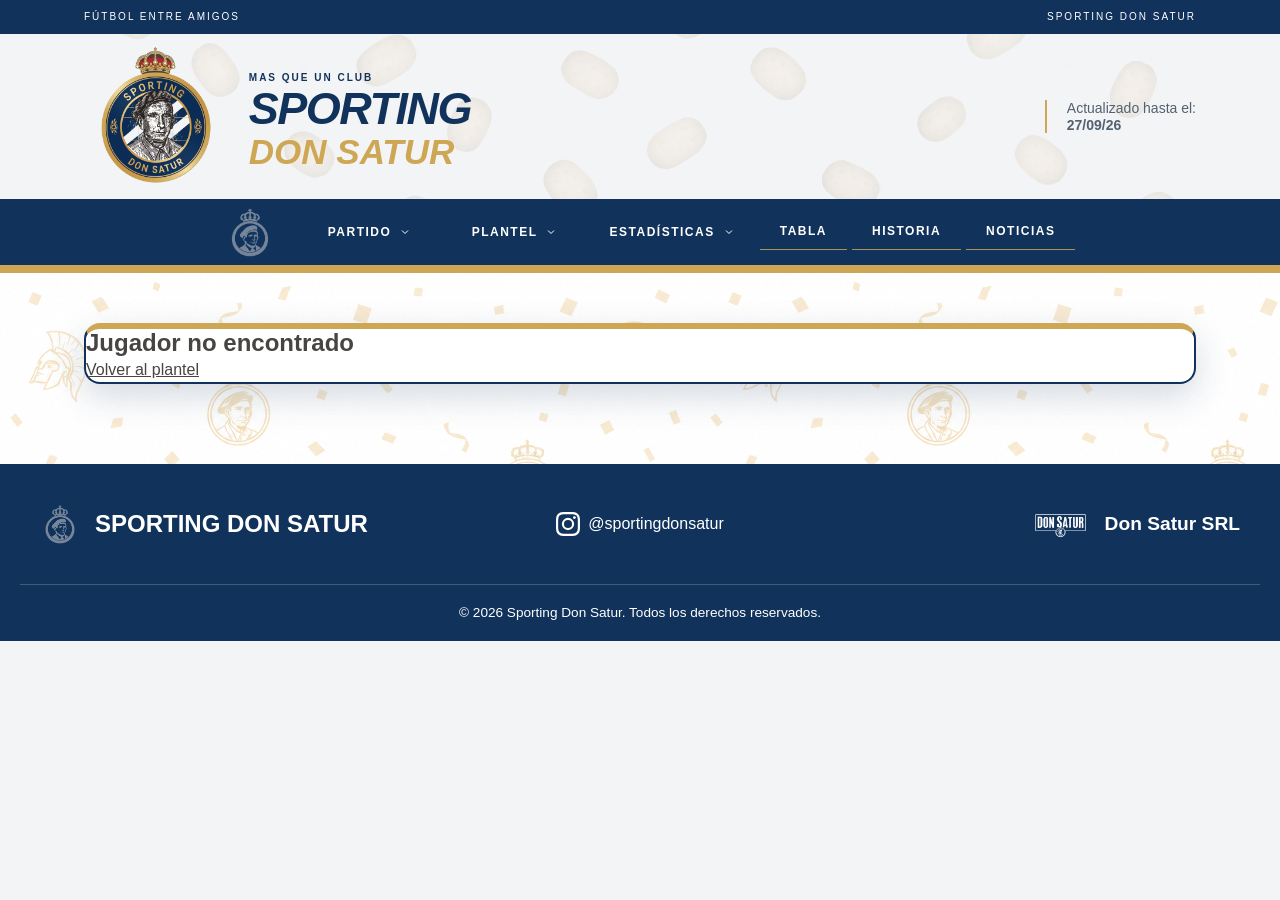
<file: perfil.html>
<!DOCTYPE html>
<html lang="es">
<head>
  <meta charset="UTF-8">
  <meta name="viewport" content="width=device-width, initial-scale=1.0">
  <meta name="description" content="Sporting Don Satur: noticias, historia y fútbol entre amigos.">
  <link rel="icon" type="image/png" href="imagenes/escudo.png">
  <title>Sporting Don Satur | Perfiles</title>
  <link rel="stylesheet" href="estilos.css">
</head>
<body id="inicio">
  <a class="saltar" href="#contenido">Saltar al contenido</a>
<div class="franja"><div class="contenedor">FÚTBOL ENTRE AMIGOS <span>SPORTING DON SATUR</span></div></div>
  
  <header class="cabecera contenedor">
    <a class="marca" href="index.html" aria-label="Sporting Don Satur, inicio">
      <img src="imagenes/escudo.png" alt="Escudo de Sporting Don Satur" height="150">
      <div class="textos-marca">
        <span class="subtitulo">MAS QUE UN CLUB</span>
        <h1>SPORTING<br><span class="titulo-secundario">DON SATUR</span></h1>
      </div>
    </a>
    <p class="lema">Actualizado hasta el:<br><strong>27/09/26</strong></p>

    <!-- Botón hamburguesa (Se oculta en PC, se muestra en celulares) -->
    <button id="btn-menu-movil" class="btn-menu-movil">☰</button>
  </header>

<nav class="navegacion" aria-label="Menú principal">
    <div class="contenedor enlaces" id="menu-enlaces">
      
      <!-- Botón X para cerrar en celular -->
      <button id="btn-cerrar-menu" class="btn-cerrar-menu">✕</button>

      <a href="index.html"><img src="imagenes/escudosimplificado.png" alt="Inicio" height="50"></a>
      
      <!-- SUBMENÚ: PARTIDO -->
      <div class="item-desplegable">
        <button class="enlace-principal" type="button">
          Partido
          <!-- Icono de flecha -->
          <svg viewBox="0 0 24 24" width="12" height="12" stroke="currentColor" stroke-width="2" fill="none"><polyline points="6 9 12 15 18 9"></polyline></svg>
        </button>
        <div class="submenu">
          <a href="partido.html">Sporting DS</a>
          <a href="partido_sp.html">SP Don Satur</a>
        </div>
      </div>

      <!-- SUBMENÚ: PLANTEL -->
      <div class="item-desplegable">
        <button class="enlace-principal" type="button">
          Plantel
          <svg viewBox="0 0 24 24" width="12" height="12" stroke="currentColor" stroke-width="2" fill="none"><polyline points="6 9 12 15 18 9"></polyline></svg>
        </button>
        <div class="submenu">
          <a href="plantel.html">Sporting DS</a>
          <a href="plantel_sp.html">SP Don Satur</a>
        </div>
      </div>

      <!-- SUBMENÚ: ESTADÍSTICAS -->
      <div class="item-desplegable">
        <button class="enlace-principal" type="button">
          Estadísticas
          <svg viewBox="0 0 24 24" width="12" height="12" stroke="currentColor" stroke-width="2" fill="none"><polyline points="6 9 12 15 18 9"></polyline></svg>
        </button>
        <div class="submenu">
          <a href="estadisticas.html">Sporting DS</a>
          <a href="estadisticas_sp.html">SP Don Satur</a>
        </div>
      </div>

      <!-- ENLACES NORMALES -->
      <a href="tabla.html">Tabla</a>
      <a href="historia.html">Historia</a>
      <a href="noticias.html">Noticias</a>
    </div>
  </nav>

  <div class="fondo-contenido">

  <main class="contenedor pagina-perfil" id="contenedor-perfil">

<div class="tarjeta-datos perfil-layout">
      <!-- Columna Izquierda: Nombre y Foto -->
      <div class="perfil-foto-col">
        <h2 id="perfil-nombre" class="perfil-titulo-izq">Nombre del Jugador</h2>
        <div class="contenedor-imagen-dorsal">
          <img id="perfil-foto" src="" alt="Foto del jugador">
          <div class="perfil-dorsal" id="perfil-dorsal"></div>
        </div>
      </div>
      
      <!-- Columna Derecha: Las 7 Filas -->
      <div class="perfil-info-col">
        <div class="tabla-perfil">
          <!-- 1. Nombre -->
          <div class="fila-perfil">
            <span class="etiqueta">Nombre y Apellido</span>
            <span class="valor" id="perfil-nombre-completo"></span>
          </div>
          <!-- 2. Posición -->
          <div class="fila-perfil">
            <span class="etiqueta">Posición</span>
            <span class="valor" id="perfil-posicion"></span>
          </div>
          <!-- 3. Edad -->
          <div class="fila-perfil">
            <span class="etiqueta">Edad</span>
            <span class="valor" id="perfil-edad"></span>
          </div>
          <!-- 4. Localidad -->
          <div class="fila-perfil">
            <span class="etiqueta">Localidad</span>
            <span class="valor" id="perfil-localidad"></span>
          </div>
          <!-- 5. Instagram -->
          <div class="fila-perfil">
            <span class="etiqueta">Instagram</span>
            <span class="valor"><a href="#" id="perfil-ig" target="_blank" class="enlace-ig"></a></span>
          </div>
          <!-- 6. Descripción -->
          <div class="fila-perfil">
            <span class="etiqueta">Descripción</span>
            <span class="valor bio-texto" id="perfil-trayectoria"></span>
          </div>
          <!-- 7. Estadísticas -->
          <div class="fila-perfil fila-stats">
            <span class="etiqueta">Estadísticas</span>
            <div class="valor contenedor-stats-unificadas">
              <div class="stat-caja"><span>PJ</span><strong id="stat-pj">0</strong></div>
              <div class="stat-caja"><span>G</span><strong id="stat-goles">0</strong></div>
              <div class="stat-caja"><span>A</span><strong id="stat-asistencias">0</strong></div>
              <div class="stat-caja"><span>TA</span><strong id="stat-ta">0</strong></div>
              <div class="stat-caja"><span>TR</span><strong id="stat-tr">0</strong></div>
            </div>
          </div>
        </div>
      </div>
    </div>

  </main>


<footer class="mi-footer">
  <div class="footer-contenido">
    
    <!-- Columna 1: Izquierda -->
    <div class="footer-columna izquierda">
      <a href="index.html" class="link-inicio">
        <!-- Reemplaza "escudo.png" por el nombre y ruta real de tu imagen -->
        <img src="imagenes/escudosimplificado.png" alt="Escudo Sporting Don Satur" class="escudo-footer">
        <h3>SPORTING DON SATUR</h3>
      </a>
    </div>

    <!-- Columna 2: Centro -->
    <div class="footer-columna centro">
      <a href="https://www.instagram.com/sportingdonsatur" target="_blank" class="instagram-link">
        <!-- Reemplaza el SVG de abajo con el código de tu propio ícono -->
        <svg class="icono-ig" viewBox="0 0 24 24" fill="currentColor">
          <path d="M12 2.163c3.204 0 3.584.012 4.85.07 3.252.148 4.771 1.691 4.919 4.919.058 1.265.069 1.645.069 4.849 0 3.205-.012 3.584-.069 4.849-.149 3.225-1.664 4.771-4.919 4.919-1.266.058-1.644.07-4.85.07-3.204 0-3.584-.012-4.849-.07-3.26-.149-4.771-1.699-4.919-4.92-.058-1.265-.07-1.644-.07-4.849 0-3.204.013-3.583.07-4.849.149-3.227 1.664-4.771 4.919-4.919 1.266-.057 1.645-.069 4.849-.069zM12 0C8.741 0 8.333.014 7.053.072 2.695.272.273 2.69.073 7.052.014 8.333 0 8.741 0 12c0 3.259.014 3.668.072 4.948.2 4.358 2.618 6.78 6.98 6.98C8.333 23.986 8.741 24 12 24c3.259 0 3.668-.014 4.948-.072 4.354-.2 6.782-2.618 6.979-6.98.059-1.28.073-1.689.073-4.948 0-3.259-.014-3.667-.072-4.947-.196-4.354-2.617-6.78-6.979-6.98C15.668.014 15.259 0 12 0zm0 5.838a6.162 6.162 0 100 12.324 6.162 6.162 0 000-12.324zM12 16a4 4 0 110-8 4 4 0 010 8zm6.406-11.845a1.44 1.44 0 100 2.881 1.44 1.44 0 000-2.881z"/>
        </svg>
        @sportingdonsatur
      </a>
    </div>

    <!-- Columna 3: Derecha -->
    <div class="footer-columna derecha">
      <img src="imagenes/logodonsatur2.png" alt="Logo Don Satur" class="logo-imagen">
      <!-- Agregamos el enlace y una clase nueva -->
      <a href="https://www.donsatur.com.ar" target="_blank" class="logo-texto-link">
        Don Satur SRL
      </a>
    </div>

  </div>

  <!-- Copyright abajo del todo -->
  <div class="footer-copyright">
    <p>© 2026 Sporting Don Satur. Todos los derechos reservados.</p>
  </div>
</footer>

  </div>
  <div class="barra-fija" id="barra-fija" inert>
  <a href="#inicio" aria-label="Volver al inicio">
    <!-- El escudo se copia automáticamente -->
  </a>
</div>

<script src="efectos.js"></script>
<script src="jugadores.js"></script>
<script src="perfil.js"></script>
</body>
</html>
</file>
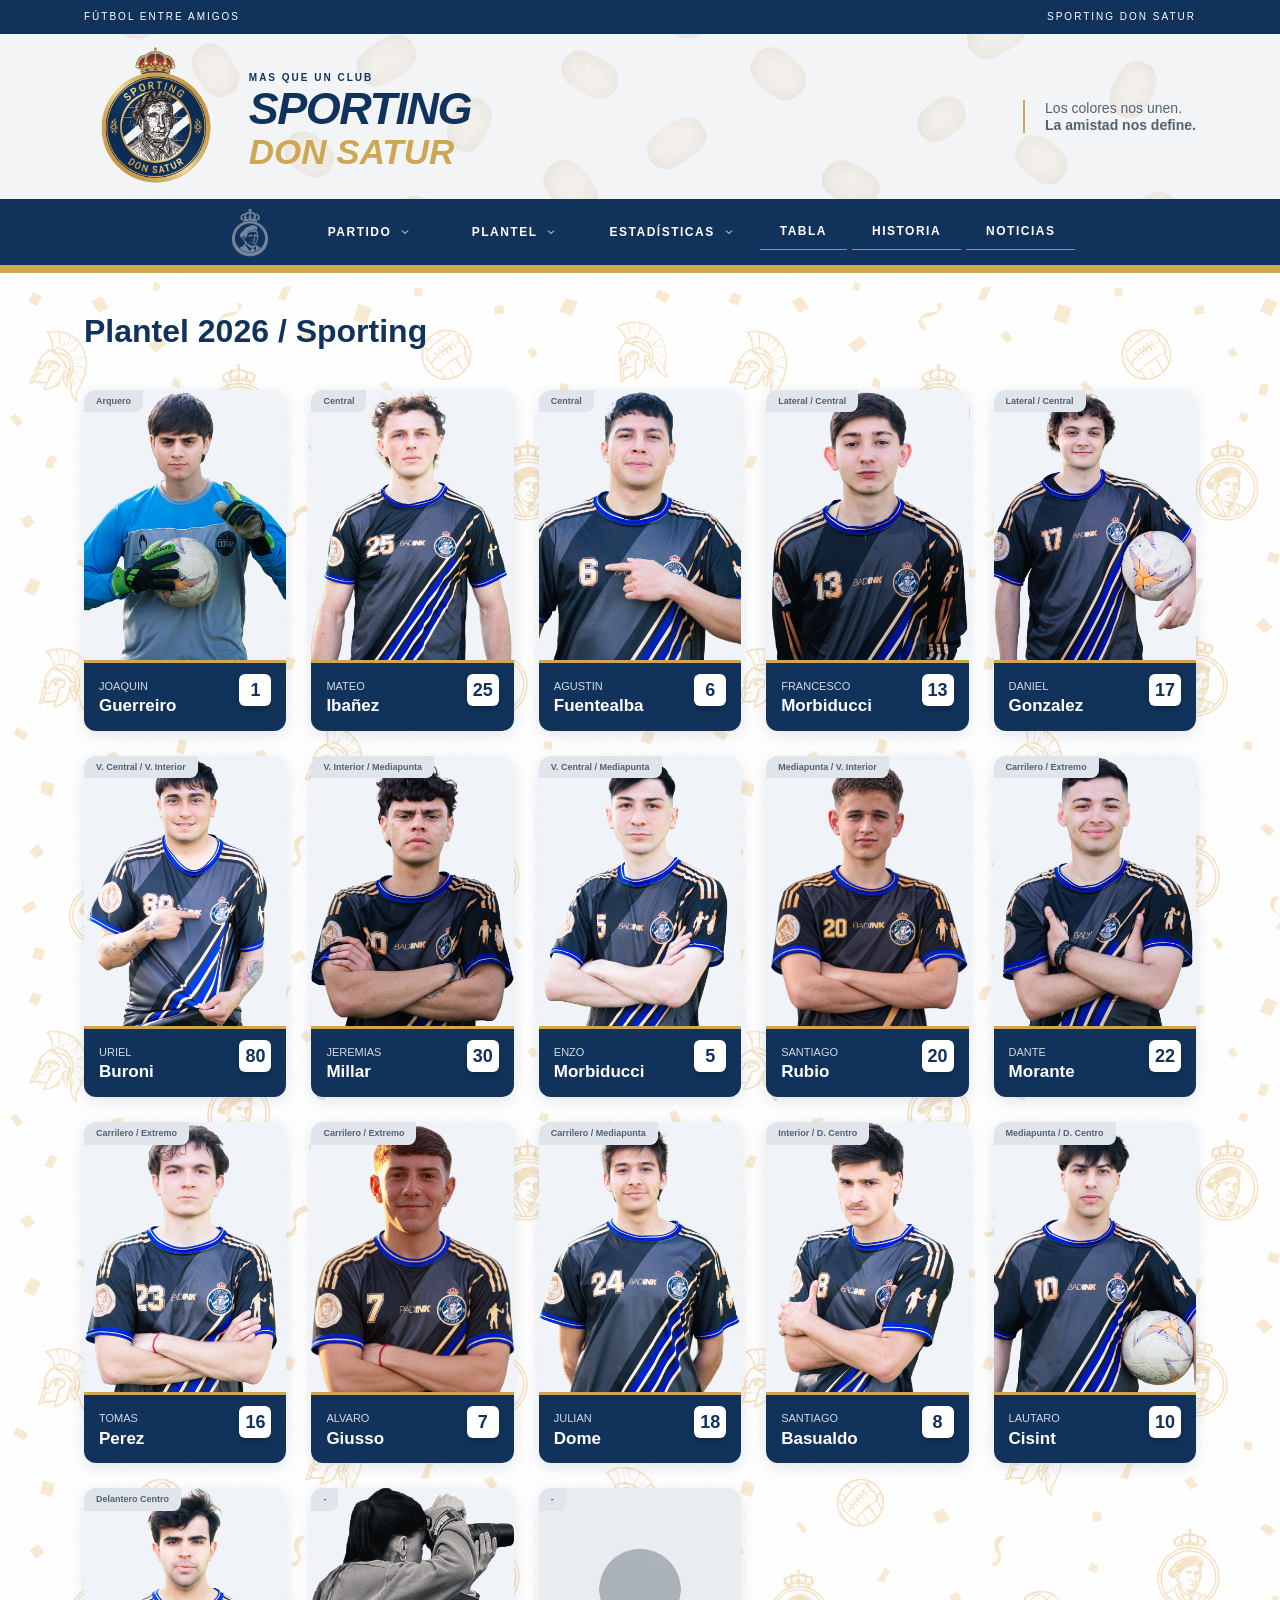
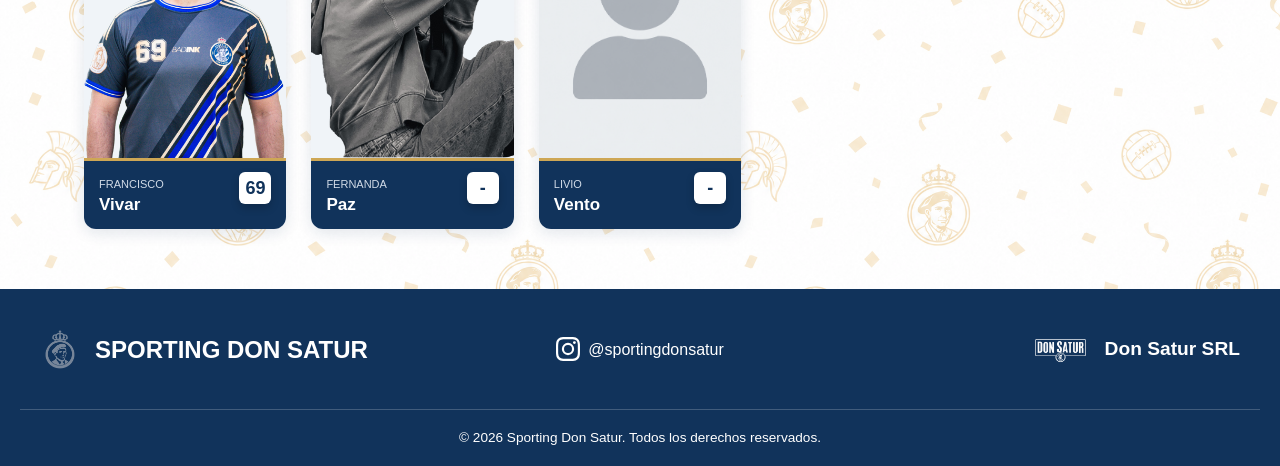
<file: plantel.html>
<!DOCTYPE html>
<html lang="es">
<head>
  <meta charset="UTF-8">
  <meta name="viewport" content="width=device-width, initial-scale=1.0">
  <meta name="description" content="Sporting Don Satur: noticias, historia y fútbol entre amigos.">
  <link rel="icon" type="image/png" href="imagenes/escudo.png">
  <title>Sporting Don Satur | Plantel</title>
  <link rel="stylesheet" href="estilos.css">
</head>
<body id="inicio">
  <a class="saltar" href="#contenido">Saltar al contenido</a>
<div class="franja"><div class="contenedor">FÚTBOL ENTRE AMIGOS <span>SPORTING DON SATUR</span></div></div>
  
  <header class="cabecera contenedor">
    <a class="marca" href="index.html" aria-label="Sporting Don Satur, inicio">
      <img src="imagenes/escudo.png" alt="Escudo de Sporting Don Satur" height="150">
      <div class="textos-marca">
        <span class="subtitulo">MAS QUE UN CLUB</span>
        <h1>SPORTING<br><span class="titulo-secundario">DON SATUR</span></h1>
      </div>
    </a>
    <p class="lema">Los colores nos unen.<br><strong>La amistad nos define.</strong></p>

    <!-- Botón hamburguesa (Se oculta en PC, se muestra en celulares) -->
    <button id="btn-menu-movil" class="btn-menu-movil">☰</button>
  </header>

<nav class="navegacion" aria-label="Menú principal">
    <div class="contenedor enlaces" id="menu-enlaces">
      
      <!-- Botón X para cerrar en celular -->
      <button id="btn-cerrar-menu" class="btn-cerrar-menu">✕</button>

      <a href="index.html"><img src="imagenes/escudosimplificado.png" alt="Inicio" height="50"></a>
      
      <!-- SUBMENÚ: PARTIDO -->
      <div class="item-desplegable">
        <button class="enlace-principal" type="button">
          Partido
          <!-- Icono de flecha -->
          <svg viewBox="0 0 24 24" width="12" height="12" stroke="currentColor" stroke-width="2" fill="none"><polyline points="6 9 12 15 18 9"></polyline></svg>
        </button>
        <div class="submenu">
          <a href="partido.html">Sporting DS</a>
          <a href="partido_sp.html">SP Don Satur</a>
        </div>
      </div>

      <!-- SUBMENÚ: PLANTEL -->
      <div class="item-desplegable">
        <button class="enlace-principal" type="button">
          Plantel
          <svg viewBox="0 0 24 24" width="12" height="12" stroke="currentColor" stroke-width="2" fill="none"><polyline points="6 9 12 15 18 9"></polyline></svg>
        </button>
        <div class="submenu">
          <a href="plantel.html">Sporting DS</a>
          <a href="plantel_sp.html">SP Don Satur</a>
        </div>
      </div>

      <!-- SUBMENÚ: ESTADÍSTICAS -->
      <div class="item-desplegable">
        <button class="enlace-principal" type="button">
          Estadísticas
          <svg viewBox="0 0 24 24" width="12" height="12" stroke="currentColor" stroke-width="2" fill="none"><polyline points="6 9 12 15 18 9"></polyline></svg>
        </button>
        <div class="submenu">
          <a href="estadisticas.html">Sporting DS</a>
          <a href="estadisticas_sp.html">SP Don Satur</a>
        </div>
      </div>

      <!-- ENLACES NORMALES -->
      <a href="tabla.html">Tabla</a>
      <a href="historia.html">Historia</a>
      <a href="noticias.html">Noticias</a>
    </div>
  </nav>

  <div class="fondo-contenido">
  
<main id="contenido" class="contenedor pagina-plantel">
  <section class="contenido-plantel">
    <h2 class="titulo-plantel">Plantel 2026 / Sporting</h2>

    <!-- Contenedor único donde JavaScript inyectará a todos los jugadores -->
    <div id="contenedor-jugadores" class="grilla-jugadores">
      <!-- Los jugadores aparecerán aquí automáticamente -->
    </div>
  </section>
</main>

<footer class="mi-footer">
  <div class="footer-contenido">
    
    <!-- Columna 1: Izquierda -->
    <div class="footer-columna izquierda">
      <a href="index.html" class="link-inicio">
        <!-- Reemplaza "escudo.png" por el nombre y ruta real de tu imagen -->
        <img src="imagenes/escudosimplificado.png" alt="Escudo Sporting Don Satur" class="escudo-footer">
        <h3>SPORTING DON SATUR</h3>
      </a>
    </div>

    <!-- Columna 2: Centro -->
    <div class="footer-columna centro">
      <a href="https://www.instagram.com/sportingdonsatur" target="_blank" class="instagram-link">
        <!-- Reemplaza el SVG de abajo con el código de tu propio ícono -->
        <svg class="icono-ig" viewBox="0 0 24 24" fill="currentColor">
          <path d="M12 2.163c3.204 0 3.584.012 4.85.07 3.252.148 4.771 1.691 4.919 4.919.058 1.265.069 1.645.069 4.849 0 3.205-.012 3.584-.069 4.849-.149 3.225-1.664 4.771-4.919 4.919-1.266.058-1.644.07-4.85.07-3.204 0-3.584-.012-4.849-.07-3.26-.149-4.771-1.699-4.919-4.92-.058-1.265-.07-1.644-.07-4.849 0-3.204.013-3.583.07-4.849.149-3.227 1.664-4.771 4.919-4.919 1.266-.057 1.645-.069 4.849-.069zM12 0C8.741 0 8.333.014 7.053.072 2.695.272.273 2.69.073 7.052.014 8.333 0 8.741 0 12c0 3.259.014 3.668.072 4.948.2 4.358 2.618 6.78 6.98 6.98C8.333 23.986 8.741 24 12 24c3.259 0 3.668-.014 4.948-.072 4.354-.2 6.782-2.618 6.979-6.98.059-1.28.073-1.689.073-4.948 0-3.259-.014-3.667-.072-4.947-.196-4.354-2.617-6.78-6.979-6.98C15.668.014 15.259 0 12 0zm0 5.838a6.162 6.162 0 100 12.324 6.162 6.162 0 000-12.324zM12 16a4 4 0 110-8 4 4 0 010 8zm6.406-11.845a1.44 1.44 0 100 2.881 1.44 1.44 0 000-2.881z"/>
        </svg>
        @sportingdonsatur
      </a>
    </div>

    <!-- Columna 3: Derecha -->
    <div class="footer-columna derecha">
      <img src="imagenes/logodonsatur2.png" alt="Logo Don Satur" class="logo-imagen">
      <!-- Agregamos el enlace y una clase nueva -->
      <a href="https://www.donsatur.com.ar" target="_blank" class="logo-texto-link">
        Don Satur SRL
      </a>
    </div>

  </div>

  <!-- Copyright abajo del todo -->
  <div class="footer-copyright">
    <p>© 2026 Sporting Don Satur. Todos los derechos reservados.</p>
  </div>
</footer>

  </div>
  <div class="barra-fija" id="barra-fija" inert>
  <a href="#inicio" aria-label="Volver al inicio">
    <!-- El escudo se copia automáticamente -->
  </a>
</div>

<script src="jugadores.js"></script>
<script src="generar-plantel.js"></script>
<script src="efectos.js"></script>
</body>
</html>
</file>
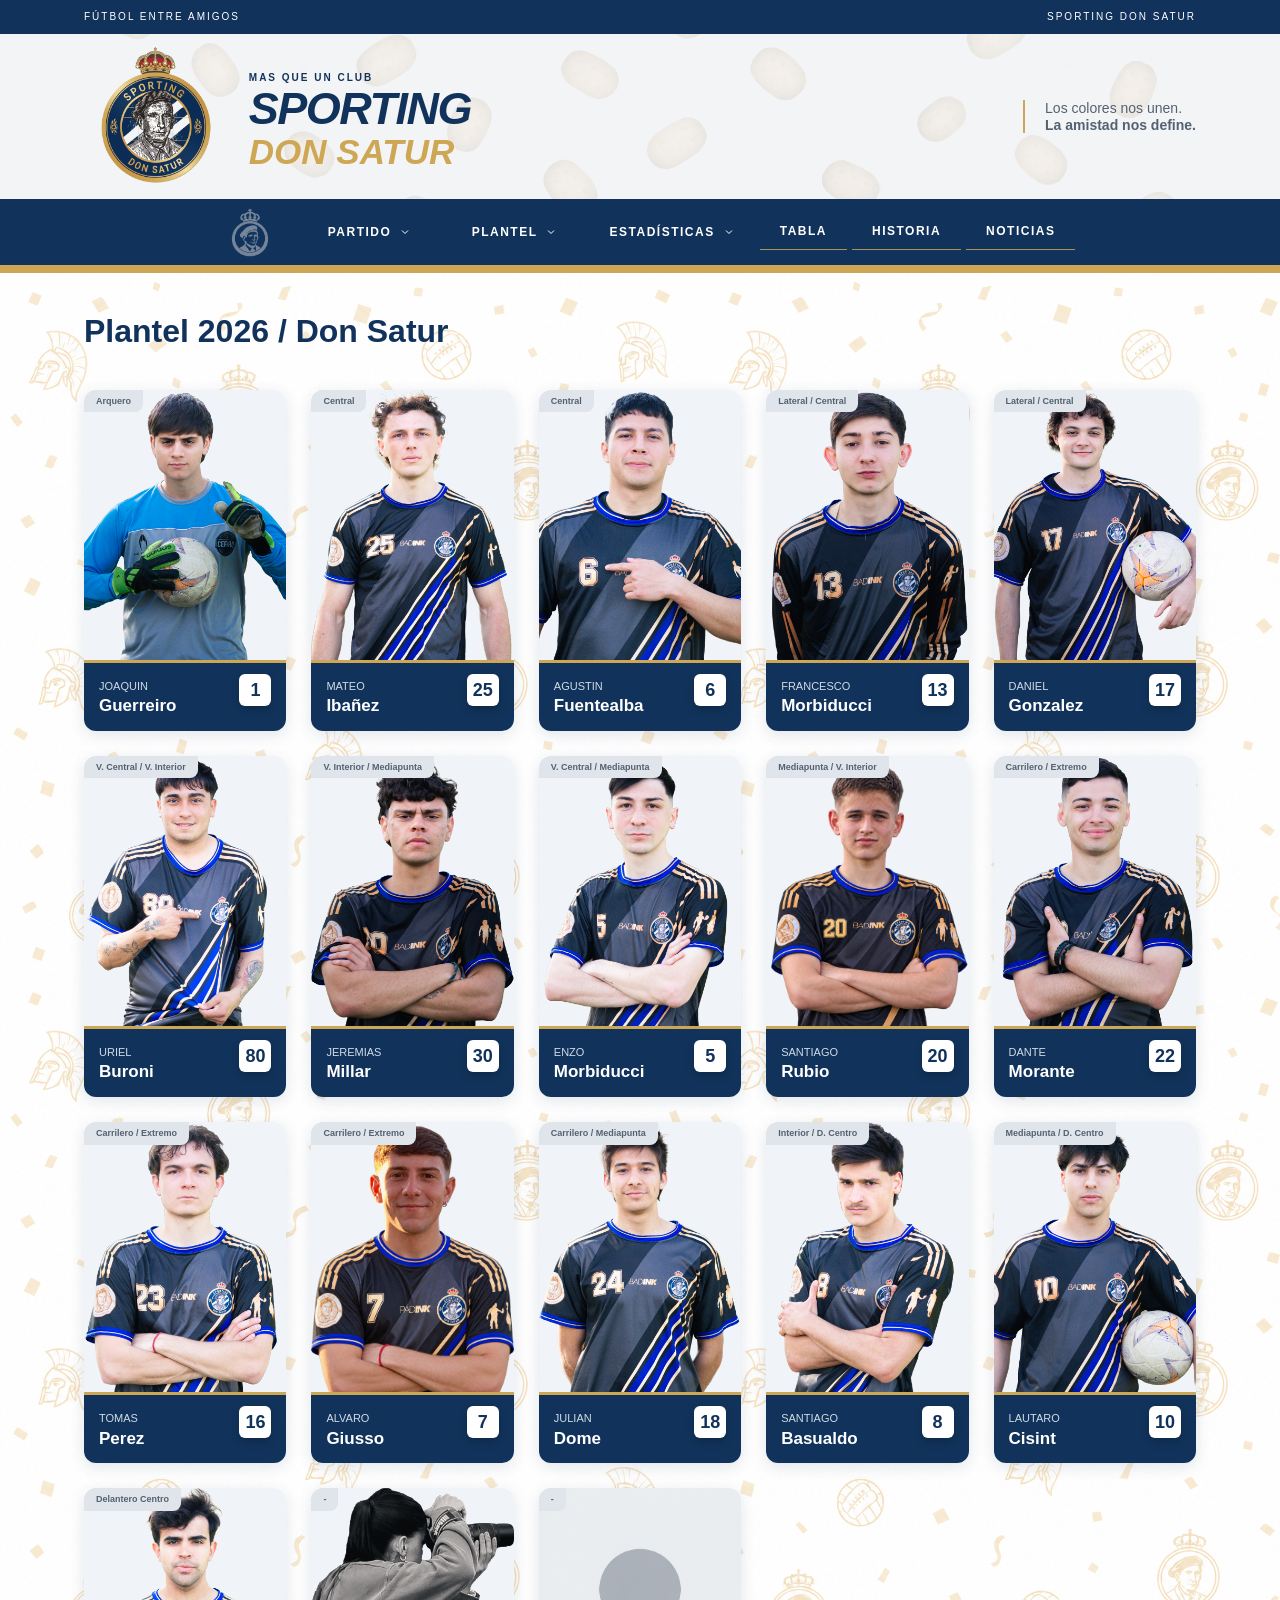
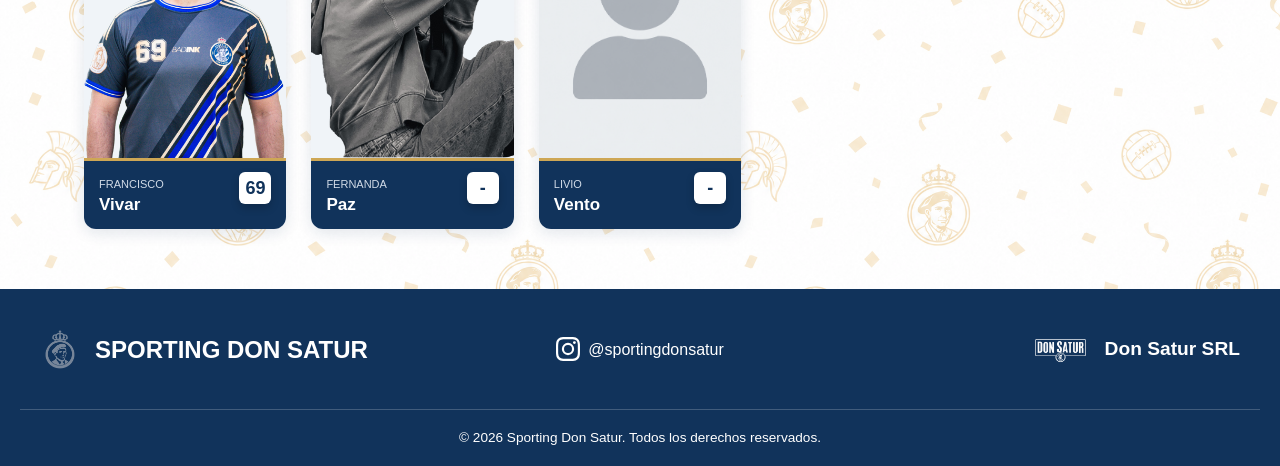
<file: plantel_sp.html>
<!DOCTYPE html>
<html lang="es">
<head>
  <meta charset="UTF-8">
  <meta name="viewport" content="width=device-width, initial-scale=1.0">
  <meta name="description" content="Sporting Don Satur: noticias, historia y fútbol entre amigos.">
  <link rel="icon" type="image/png" href="imagenes/escudo.png">
  <title>Sporting Don Satur | Plantel</title>
  <link rel="stylesheet" href="estilos.css">
</head>
<body id="inicio">
  <a class="saltar" href="#contenido">Saltar al contenido</a>
<div class="franja"><div class="contenedor">FÚTBOL ENTRE AMIGOS <span>SPORTING DON SATUR</span></div></div>
  
  <header class="cabecera contenedor">
    <a class="marca" href="index.html" aria-label="Sporting Don Satur, inicio">
      <img src="imagenes/escudo.png" alt="Escudo de Sporting Don Satur" height="150">
      <div class="textos-marca">
        <span class="subtitulo">MAS QUE UN CLUB</span>
        <h1>SPORTING<br><span class="titulo-secundario">DON SATUR</span></h1>
      </div>
    </a>
    <p class="lema">Los colores nos unen.<br><strong>La amistad nos define.</strong></p>

    <!-- Botón hamburguesa (Se oculta en PC, se muestra en celulares) -->
    <button id="btn-menu-movil" class="btn-menu-movil">☰</button>
  </header>

<nav class="navegacion" aria-label="Menú principal">
    <div class="contenedor enlaces" id="menu-enlaces">
      
      <!-- Botón X para cerrar en celular -->
      <button id="btn-cerrar-menu" class="btn-cerrar-menu">✕</button>

      <a href="index.html"><img src="imagenes/escudosimplificado.png" alt="Inicio" height="50"></a>
      
      <!-- SUBMENÚ: PARTIDO -->
      <div class="item-desplegable">
        <button class="enlace-principal" type="button">
          Partido
          <!-- Icono de flecha -->
          <svg viewBox="0 0 24 24" width="12" height="12" stroke="currentColor" stroke-width="2" fill="none"><polyline points="6 9 12 15 18 9"></polyline></svg>
        </button>
        <div class="submenu">
          <a href="partido.html">Sporting DS</a>
          <a href="partido_sp.html">SP Don Satur</a>
        </div>
      </div>

      <!-- SUBMENÚ: PLANTEL -->
      <div class="item-desplegable">
        <button class="enlace-principal" type="button">
          Plantel
          <svg viewBox="0 0 24 24" width="12" height="12" stroke="currentColor" stroke-width="2" fill="none"><polyline points="6 9 12 15 18 9"></polyline></svg>
        </button>
        <div class="submenu">
          <a href="plantel.html">Sporting DS</a>
          <a href="plantel_sp.html">SP Don Satur</a>
        </div>
      </div>

      <!-- SUBMENÚ: ESTADÍSTICAS -->
      <div class="item-desplegable">
        <button class="enlace-principal" type="button">
          Estadísticas
          <svg viewBox="0 0 24 24" width="12" height="12" stroke="currentColor" stroke-width="2" fill="none"><polyline points="6 9 12 15 18 9"></polyline></svg>
        </button>
        <div class="submenu">
          <a href="estadisticas.html">Sporting DS</a>
          <a href="estadisticas_sp.html">SP Don Satur</a>
        </div>
      </div>

      <!-- ENLACES NORMALES -->
      <a href="tabla.html">Tabla</a>
      <a href="historia.html">Historia</a>
      <a href="noticias.html">Noticias</a>
    </div>
  </nav>

  <div class="fondo-contenido">
  
<main id="contenido" class="contenedor pagina-plantel">
  <section class="contenido-plantel">
    <h2 class="titulo-plantel">Plantel 2026 / Don Satur</h2>

    <!-- Contenedor único donde JavaScript inyectará a todos los jugadores -->
    <div id="contenedor-jugadores" class="grilla-jugadores">
      <!-- Los jugadores aparecerán aquí automáticamente -->
    </div>
  </section>
</main>

<footer class="mi-footer">
  <div class="footer-contenido">
    
    <!-- Columna 1: Izquierda -->
    <div class="footer-columna izquierda">
      <a href="index.html" class="link-inicio">
        <!-- Reemplaza "escudo.png" por el nombre y ruta real de tu imagen -->
        <img src="imagenes/escudosimplificado.png" alt="Escudo Sporting Don Satur" class="escudo-footer">
        <h3>SPORTING DON SATUR</h3>
      </a>
    </div>

    <!-- Columna 2: Centro -->
    <div class="footer-columna centro">
      <a href="https://www.instagram.com/sportingdonsatur" target="_blank" class="instagram-link">
        <!-- Reemplaza el SVG de abajo con el código de tu propio ícono -->
        <svg class="icono-ig" viewBox="0 0 24 24" fill="currentColor">
          <path d="M12 2.163c3.204 0 3.584.012 4.85.07 3.252.148 4.771 1.691 4.919 4.919.058 1.265.069 1.645.069 4.849 0 3.205-.012 3.584-.069 4.849-.149 3.225-1.664 4.771-4.919 4.919-1.266.058-1.644.07-4.85.07-3.204 0-3.584-.012-4.849-.07-3.26-.149-4.771-1.699-4.919-4.92-.058-1.265-.07-1.644-.07-4.849 0-3.204.013-3.583.07-4.849.149-3.227 1.664-4.771 4.919-4.919 1.266-.057 1.645-.069 4.849-.069zM12 0C8.741 0 8.333.014 7.053.072 2.695.272.273 2.69.073 7.052.014 8.333 0 8.741 0 12c0 3.259.014 3.668.072 4.948.2 4.358 2.618 6.78 6.98 6.98C8.333 23.986 8.741 24 12 24c3.259 0 3.668-.014 4.948-.072 4.354-.2 6.782-2.618 6.979-6.98.059-1.28.073-1.689.073-4.948 0-3.259-.014-3.667-.072-4.947-.196-4.354-2.617-6.78-6.979-6.98C15.668.014 15.259 0 12 0zm0 5.838a6.162 6.162 0 100 12.324 6.162 6.162 0 000-12.324zM12 16a4 4 0 110-8 4 4 0 010 8zm6.406-11.845a1.44 1.44 0 100 2.881 1.44 1.44 0 000-2.881z"/>
        </svg>
        @sportingdonsatur
      </a>
    </div>

    <!-- Columna 3: Derecha -->
    <div class="footer-columna derecha">
      <img src="imagenes/logodonsatur2.png" alt="Logo Don Satur" class="logo-imagen">
      <!-- Agregamos el enlace y una clase nueva -->
      <a href="https://www.donsatur.com.ar" target="_blank" class="logo-texto-link">
        Don Satur SRL
      </a>
    </div>

  </div>

  <!-- Copyright abajo del todo -->
  <div class="footer-copyright">
    <p>© 2026 Sporting Don Satur. Todos los derechos reservados.</p>
  </div>
</footer>

  </div>
  <div class="barra-fija" id="barra-fija" inert>
  <a href="#inicio" aria-label="Volver al inicio">
    <!-- El escudo se copia automáticamente -->
  </a>
</div>

<script src="jugadores.js"></script>
<script src="generar-plantel.js"></script>
<script src="efectos.js"></script>
</body>
</html>
</file>
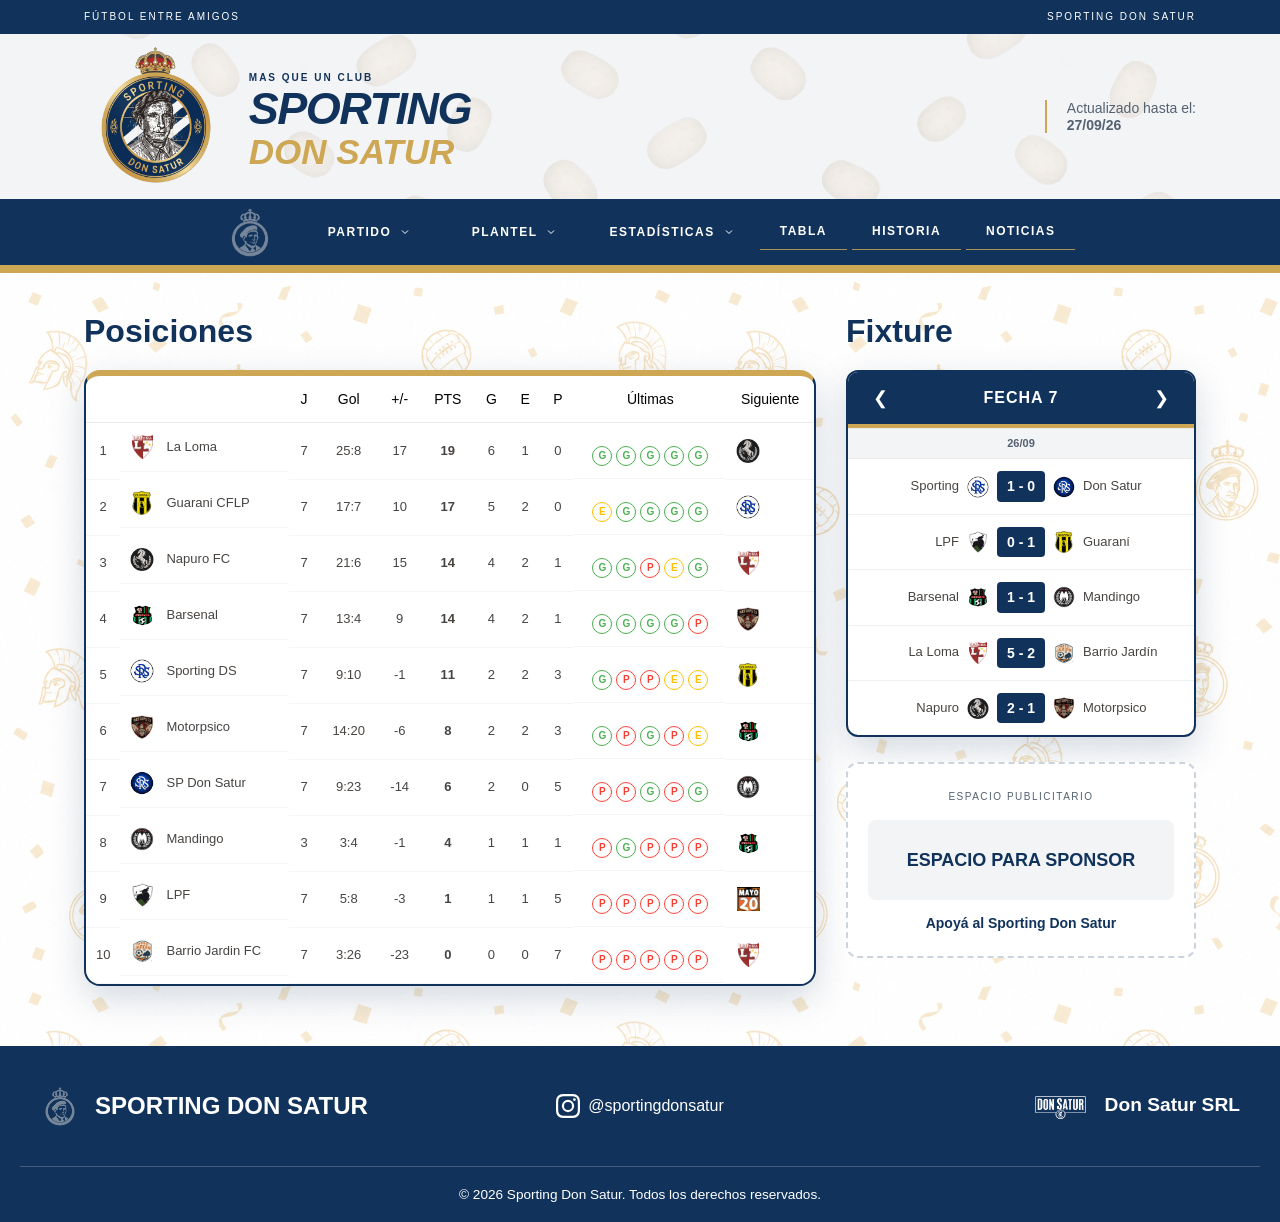
<file: tabla.html>
<!DOCTYPE html>
<html lang="es">
<head>
  <meta charset="UTF-8">
  <meta name="viewport" content="width=device-width, initial-scale=1.0">
  <meta name="description" content="Sporting Don Satur: noticias, historia y fútbol entre amigos.">
  <link rel="icon" type="image/png" href="imagenes/escudo.png">
  <title>Sporting Don Satur | Tabla</title>
  <link rel="stylesheet" href="estilos.css">
</head>
<body id="inicio">
  <a class="saltar" href="#contenido">Saltar al contenido</a>
<div class="franja"><div class="contenedor">FÚTBOL ENTRE AMIGOS <span>SPORTING DON SATUR</span></div></div>
  
  <header class="cabecera contenedor">
    <a class="marca" href="index.html" aria-label="Sporting Don Satur, inicio">
      <img src="imagenes/escudo.png" alt="Escudo de Sporting Don Satur" height="150">
      <div class="textos-marca">
        <span class="subtitulo">MAS QUE UN CLUB</span>
        <h1>SPORTING<br><span class="titulo-secundario">DON SATUR</span></h1>
      </div>
    </a>
    <p class="lema">Actualizado hasta el:<br><strong>27/09/26</strong></p>

    <!-- Botón hamburguesa (Se oculta en PC, se muestra en celulares) -->
    <button id="btn-menu-movil" class="btn-menu-movil">☰</button>
  </header>

<nav class="navegacion" aria-label="Menú principal">
    <div class="contenedor enlaces" id="menu-enlaces">
      
      <!-- Botón X para cerrar en celular -->
      <button id="btn-cerrar-menu" class="btn-cerrar-menu">✕</button>

      <a href="index.html"><img src="imagenes/escudosimplificado.png" alt="Inicio" height="50"></a>
      
      <!-- SUBMENÚ: PARTIDO -->
      <div class="item-desplegable">
        <button class="enlace-principal" type="button">
          Partido
          <!-- Icono de flecha -->
          <svg viewBox="0 0 24 24" width="12" height="12" stroke="currentColor" stroke-width="2" fill="none"><polyline points="6 9 12 15 18 9"></polyline></svg>
        </button>
        <div class="submenu">
          <a href="partido.html">Sporting DS</a>
          <a href="partido_sp.html">SP Don Satur</a>
        </div>
      </div>

      <!-- SUBMENÚ: PLANTEL -->
      <div class="item-desplegable">
        <button class="enlace-principal" type="button">
          Plantel
          <svg viewBox="0 0 24 24" width="12" height="12" stroke="currentColor" stroke-width="2" fill="none"><polyline points="6 9 12 15 18 9"></polyline></svg>
        </button>
        <div class="submenu">
          <a href="plantel.html">Sporting DS</a>
          <a href="plantel_sp.html">SP Don Satur</a>
        </div>
      </div>

      <!-- SUBMENÚ: ESTADÍSTICAS -->
      <div class="item-desplegable">
        <button class="enlace-principal" type="button">
          Estadísticas
          <svg viewBox="0 0 24 24" width="12" height="12" stroke="currentColor" stroke-width="2" fill="none"><polyline points="6 9 12 15 18 9"></polyline></svg>
        </button>
        <div class="submenu">
          <a href="estadisticas.html">Sporting DS</a>
          <a href="estadisticas_sp.html">SP Don Satur</a>
        </div>
      </div>

      <!-- ENLACES NORMALES -->
      <a href="tabla.html">Tabla</a>
      <a href="historia.html">Historia</a>
      <a href="noticias.html">Noticias</a>
    </div>
  </nav>

  <div class="fondo-contenido">

<main id="contenido" class="contenedor pagina-tabla layout-columnas">
    
<!-- COLUMNA IZQUIERDA: POSICIONES -->
    <div class="columna-posiciones">
      <h2 class="titulo-seccion">Posiciones</h2>
      
      <section class="tarjeta-datos">
        <div class="tabla-responsiva">
          
          <table class="tabla-posiciones">
            <thead>
              <tr>
                <th></th>
                <th class="col-equipo"></th>
                <th>J</th>
                <th>Gol</th>
                <th>+/-</th>
                <th class="col-pts">PTS</th>
                <th>G</th>
                <th>E</th>
                <th>P</th>
                <th>Últimas</th>
                <th>Siguiente</th>
              </tr>
            </thead>
            <tbody>
              
              <!-- FILA 1 -->
              <tr>
                <td class="col-num">1</td>
                <td class="col-equipo">
                  <img src="imagenes/tabla/escudolaloma.png" alt="La Loma" class="escudo-miniatura">
                  <span>La Loma</span>
                </td>
                <td>7</td>
                <td>25:8</td>
                <td class="col-dif">17</td>
                <td class="col-pts">19</td>
                <td>6</td>
                <td>1</td>
                <td>0</td>
                <td class="col-racha">
                  <span class="racha-g">G</span><span class="racha-g">G</span><span class="racha-g">G</span><span class="racha-g">G</span><span class="racha-g">G</span>
                </td>
                <td class="col-sig">
                  <img src="imagenes/tabla/escudonapuro.png" alt="Próximo rival" class="escudo-miniatura">
                </td>
              </tr>
  
              <!-- FILA 2 -->
              <tr>
                <td class="col-num">2</td>
                <td class="col-equipo">
                  <img src="imagenes/tabla/escudoguarani.png" alt="guarani" class="escudo-miniatura">
                  <span>Guarani CFLP</span>
                </td>
                <td>7</td>
                <td>17:7</td>
                <td class="col-dif">10</td>
                <td class="col-pts">17</td>
                <td>5</td>
                <td>2</td>
                <td>0</td>
                <td class="col-racha">
                  <span class="racha-e">E</span><span class="racha-g">G</span><span class="racha-g">G</span><span class="racha-g">G</span><span class="racha-g">G</span>
                </td>
                <td class="col-sig">
                  <img src="imagenes/tabla/escudosportingds.png" alt="Próximo rival" class="escudo-miniatura">
                </td>
              </tr>
  
              <!-- FILA 3 -->
              <tr>
                <td class="col-num">3</td>
                <td class="col-equipo">
                  <img src="imagenes/tabla/escudobarsenal.png" alt="barsenal" class="escudo-miniatura">
                  <span>Barsenal</span>
                </td>
                <td>7</td>
                <td>13:4</td>
                <td class="col-dif">9</td>
                <td class="col-pts">14</td>
                <td>4</td>
                <td>2</td>
                <td>1</td>
                <td class="col-racha">
                  <span class="racha-g">G</span><span class="racha-g">G</span><span class="racha-g">G</span><span class="racha-g">G</span><span class="racha-p">P</span>
                </td>
                <td class="col-sig">
                  <img src="imagenes/tabla/escudomotorpsico.png" alt="Próximo rival" class="escudo-miniatura">
                </td>
              </tr>
  
              <!-- FILA 4 -->
              <tr>
                <td class="col-num">4</td>
                <td class="col-equipo">
                  <img src="imagenes/tabla/escudonapuro.png" alt="napuro" class="escudo-miniatura">
                  <span>Napuro FC</span>
                </td>
                <td>7</td>
                <td>21:6</td>
                <td class="col-dif">15</td>
                <td class="col-pts">14</td>
                <td>4</td>
                <td>2</td>
                <td>1</td>
                <td class="col-racha">
                  <span class="racha-g">G</span><span class="racha-g">G</span><span class="racha-p">P</span><span class="racha-e">E</span><span class="racha-g">G</span>
                </td>
                <td class="col-sig">
                  <img src="imagenes/tabla/escudolaloma.png" alt="Próximo rival" class="escudo-miniatura">
                </td>
              </tr>
  
              <!-- FILA 5 -->
              <tr>
                <td class="col-num">5</td>
                <td class="col-equipo">
                  <img src="imagenes/tabla/escudosportingds.png" alt="sporting" class="escudo-miniatura">
                  <span>Sporting DS</span>
                </td>
                <td>7</td>
                <td>9:10</td>
                <td class="col-dif">-1</td>
                <td class="col-pts">11</td>
                <td>2</td>
                <td>2</td>
                <td>3</td>
                <td class="col-racha">
                  <span class="racha-g">G</span><span class="racha-p">P</span><span class="racha-p">P</span><span class="racha-e">E</span><span class="racha-e">E</span>
                </td>
                <td class="col-sig">
                  <img src="imagenes/tabla/escudoguarani.png" alt="Próximo rival" class="escudo-miniatura">
                </td>
              </tr>
  
              <!-- FILA 6 -->
              <tr>
                <td class="col-num">6</td>
                <td class="col-equipo">
                  <img src="imagenes/tabla/escudomotorpsico.png" alt="motorpsico" class="escudo-miniatura">
                  <span>Motorpsico</span>
                </td>
                <td>7</td>
                <td>14:20</td>
                <td class="col-dif">-6</td>
                <td class="col-pts">8</td>
                <td>2</td>
                <td>2</td>
                <td>3</td>
                <td class="col-racha">
                  <span class="racha-g">G</span><span class="racha-p">P</span><span class="racha-g">G</span><span class="racha-p">P</span><span class="racha-e">E</span>
                </td>
                <td class="col-sig">
                  <img src="imagenes/tabla/escudobarsenal.png" alt="Próximo rival" class="escudo-miniatura">
                </td>
              </tr>
  
              <!-- FILA 7 -->
              <tr>
                <td class="col-num">7</td>
                <td class="col-equipo">
                  <img src="imagenes/tabla/spds.png" alt="donsatur" class="escudo-miniatura">
                  <span>SP Don Satur</span>
                </td>
                <td>7</td>
                <td>9:23</td>
                <td class="col-dif">-14</td>
                <td class="col-pts">6</td>
                <td>2</td>
                <td>0</td>
                <td>5</td>
                <td class="col-racha">
                  <span class="racha-p">P</span><span class="racha-p">P</span><span class="racha-g">G</span><span class="racha-p">P</span><span class="racha-g">G</span>
                </td>
                <td class="col-sig">
                  <img src="imagenes/tabla/escudomandingo.png" alt="Próximo rival" class="escudo-miniatura">
                </td>
              </tr>
  
              <!-- FILA 8 -->
              <tr>
                <td class="col-num">8</td>
                <td class="col-equipo">
                  <img src="imagenes/tabla/escudomandingo.png" alt="mandingo" class="escudo-miniatura">
                  <span>Mandingo</span>
                </td>
                <td>3</td>
                <td>3:4</td>
                <td class="col-dif">-1</td>
                <td class="col-pts">4</td>
                <td>1</td>
                <td>1</td>
                <td>1</td>
                <td class="col-racha">
                  <span class="racha-p">P</span><span class="racha-g">G</span><span class="racha-p">P</span><span class="racha-p">P</span><span class="racha-p">P</span>
                </td>
                <td class="col-sig">
                  <img src="imagenes/tabla/escudobarsenal.png" alt="Próximo rival" class="escudo-miniatura">
                </td>
              </tr>
  
              <!-- FILA 9 -->
              <tr>
                <td class="col-num">9</td>
                <td class="col-equipo">
                  <img src="imagenes/tabla/escudolpf.png" alt="lpf" class="escudo-miniatura">
                  <span>LPF</span>
                </td>
                <td>7</td>
                <td>5:8</td>
                <td class="col-dif">-3</td>
                <td class="col-pts">1</td>
                <td>1</td>
                <td>1</td>
                <td>5</td>
                <td class="col-racha">
                  <span class="racha-p">P</span><span class="racha-p">P</span><span class="racha-p">P</span><span class="racha-p">P</span><span class="racha-p">P</span>
                </td>
                <td class="col-sig">
                  <img src="imagenes/tabla/escudo20demayo.png" alt="Próximo rival" class="escudo-miniatura">
                </td>
              </tr>
  
              <!-- FILA 10 -->
              <tr>
                <td class="col-num">10</td>
                <td class="col-equipo">
                  <img src="imagenes/tabla/escudobarriojardin.png" alt="Barrio Jardin" class="escudo-miniatura">
                  <span>Barrio Jardin FC</span>
                </td>
                <td>7</td>
                <td>3:26</td>
                <td class="col-dif">-23</td>
                <td class="col-pts">0</td>
                <td>0</td>
                <td>0</td>
                <td>7</td>
                <td class="col-racha">
                  <span class="racha-p">P</span><span class="racha-p">P</span><span class="racha-p">P</span><span class="racha-p">P</span><span class="racha-p">P</span>
                </td>
                <td class="col-sig">
                  <img src="imagenes/tabla/escudolaloma.png" alt="Próximo rival" class="escudo-miniatura">
                </td>
              </tr>
              
            </tbody>
          </table>

        </div>
      </section>
    </div>

    <!-- COLUMNA DERECHA: FIXTURE -->
    <aside class="columna-fixture">
      <h2 class="titulo-seccion">Fixture</h2>
      
      <section class="tarjeta-fixture">
        <!-- Selector superior -->
        <div class="fixture-header">
          <button id="btn-ant" class="btn-fecha">&#10094;</button>
          <h3 id="titulo-fecha">FECHA 1</h3>
          <button id="btn-sig" class="btn-fecha">&#10095;</button>
        </div>

        <!-- CONTENEDOR DE PARTIDOS DINÁMICO -->
        <div id="contenedor-partidos">
        <!-- El interior queda completamente vacío. fixture.js inyectará los datos acá -->
        </div>
      </section>

      <!-- NUEVO: ESPACIO PARA SPONSOR -->
      <a href="#" class="tarjeta-sponsor">
        <span class="etiqueta-sponsor">Espacio Publicitario</span>
        <!-- Cuando tengas el logo, cambias esta ruta -->
        <div class="placeholder-logo">ESPACIO PARA SPONSOR</div>
        <p>Apoyá al Sporting Don Satur</p>
      </a>

    </aside>
  </main>


<footer class="mi-footer">
  <div class="footer-contenido">
    
    <!-- Columna 1: Izquierda -->
    <div class="footer-columna izquierda">
      <a href="index.html" class="link-inicio">
        <!-- Reemplaza "escudo.png" por el nombre y ruta real de tu imagen -->
        <img src="imagenes/escudosimplificado.png" alt="Escudo Sporting Don Satur" class="escudo-footer">
        <h3>SPORTING DON SATUR</h3>
      </a>
    </div>

    <!-- Columna 2: Centro -->
    <div class="footer-columna centro">
      <a href="https://www.instagram.com/sportingdonsatur" target="_blank" class="instagram-link">
        <!-- Reemplaza el SVG de abajo con el código de tu propio ícono -->
        <svg class="icono-ig" viewBox="0 0 24 24" fill="currentColor">
          <path d="M12 2.163c3.204 0 3.584.012 4.85.07 3.252.148 4.771 1.691 4.919 4.919.058 1.265.069 1.645.069 4.849 0 3.205-.012 3.584-.069 4.849-.149 3.225-1.664 4.771-4.919 4.919-1.266.058-1.644.07-4.85.07-3.204 0-3.584-.012-4.849-.07-3.26-.149-4.771-1.699-4.919-4.92-.058-1.265-.07-1.644-.07-4.849 0-3.204.013-3.583.07-4.849.149-3.227 1.664-4.771 4.919-4.919 1.266-.057 1.645-.069 4.849-.069zM12 0C8.741 0 8.333.014 7.053.072 2.695.272.273 2.69.073 7.052.014 8.333 0 8.741 0 12c0 3.259.014 3.668.072 4.948.2 4.358 2.618 6.78 6.98 6.98C8.333 23.986 8.741 24 12 24c3.259 0 3.668-.014 4.948-.072 4.354-.2 6.782-2.618 6.979-6.98.059-1.28.073-1.689.073-4.948 0-3.259-.014-3.667-.072-4.947-.196-4.354-2.617-6.78-6.979-6.98C15.668.014 15.259 0 12 0zm0 5.838a6.162 6.162 0 100 12.324 6.162 6.162 0 000-12.324zM12 16a4 4 0 110-8 4 4 0 010 8zm6.406-11.845a1.44 1.44 0 100 2.881 1.44 1.44 0 000-2.881z"/>
        </svg>
        @sportingdonsatur
      </a>
    </div>

    <!-- Columna 3: Derecha -->
    <div class="footer-columna derecha">
      <img src="imagenes/logodonsatur2.png" alt="Logo Don Satur" class="logo-imagen">
      <!-- Agregamos el enlace y una clase nueva -->
      <a href="https://www.donsatur.com.ar" target="_blank" class="logo-texto-link">
        Don Satur SRL
      </a>
    </div>

  </div>

  <!-- Copyright abajo del todo -->
  <div class="footer-copyright">
    <p>© 2026 Sporting Don Satur. Todos los derechos reservados.</p>
  </div>
</footer>

  </div>
  <div class="barra-fija" id="barra-fija" inert>
  <a href="#inicio" aria-label="Volver al inicio">
    <!-- El escudo se copia automáticamente -->
  </a>
</div>

<script src="efectos.js"></script>
<script src="tabla.js"></script>
<script src="fixture.js"></script>
</body>
</html>
</file>
<file: estilos.css>
/* 1. LOS COLORES QUE SE VAN A MOSTRAR EN TODA LA PAGINA*/
:root {
  --azul: #11335B;
  --azul-claro: #164576;
  --acento: #CEA755;
  --fondo: #f3f4f6;
  --rojo: #B1262F;
  --gris-marca: #484441;
  --texto: var(--gris-marca);
  --gris: #536171;
}

/* 2. BASE */
* { box-sizing: border-box; }
html { scroll-behavior: smooth; }
body { margin: 0; background: var(--fondo); color: var(--texto); font-family: -apple-system, BlinkMacSystemFont, "Segoe UI", Roboto, "Helvetica Neue", Arial, "Noto Sans", sans-serif; line-height: 1.6; }
a { color: inherit; }
img { max-width: 100%; display: block; }
h1, h2, h3, p { margin: 0; line-height: 1.15; }
.contenedor { width: min(1112px, 92%); margin-inline: auto; }
section { scroll-margin-top: 24px; }
a:focus-visible { outline: 3px solid var(--acento); outline-offset: 5px; }
.saltar { position: absolute; left: 12px; top: -100px; background: white; padding: 10px; z-index: 10; }
.saltar:focus { top: 12px; }

/* 3. ENCABEZADO Y MENÚ */
.franja { background: var(--azul); color: white; font-size: 10px; letter-spacing: 2px; padding: 9px 0; }
.franja .contenedor { display: flex; justify-content: space-between; gap: 12px; }
.cabecera { display: flex; justify-content: space-between; align-items: center; min-height: 165px; gap: 20px; background-color: #f3f4f6; background-image: url("imagenes/fondobizcochos.png"); background-position: center; background-size: cover; background-repeat: no-repeat; }
.marca { display: flex; gap: 23px; align-items: center; text-decoration: none; color: var(--azul); }
.marca img, .versus img { object-fit: contain; }
.subtitulo { font-size: 10px; font-weight: bold; letter-spacing: 2px; }
/* Estilo del título principal (SPORTING) */
h1 { 
  font-size: clamp(32px, 4vw, 45px); /* Aumentamos el tamaño base */
  font-weight: 900; 
  letter-spacing: -1.5px; /* Lo apretamos un poco más */
  font-style: italic; /* Le da la inclinación deportiva */
  color: var(--azul); 
  line-height: 0.9; /* Acerca los renglones */
}
/* Estilo del subtítulo (DON SATUR) */
.titulo-secundario {
  font-size: clamp(28px, 3vw, 35px); /* Es notablemente más chico */
  color: var(--acento); /* Un gris-celeste intermedio que resalta menos que el azul */
  font-weight: 800; /* Un poco menos grueso que el nombre principal */
  letter-spacing: 0; /* Letras normales, no apretadas */
}
/* Ajuste específico para cuando se ve en celulares (Menú móvil) */
@media (max-width: 850px) {
  .marca h1 {
    font-size: 18px; 
    letter-spacing: 0.5px;
    line-height: normal;
    color: white; /* Rescata a "SPORTING" del fondo azul */
    text-align: center;
  }
  
  .titulo-secundario {
    font-size: 16px; 
    color: white; /* Vuelve al blanco original para "DON SATUR" */
    margin-left: 5px; 
  }
}

.lema { border-left: 2px solid var(--acento); padding-left: 20px; font-size: 14px; color: var(--gris); }
.navegacion { background: var(--azul); border-bottom: 8px solid var(--acento); }
/* =================================================== */
/* MENÚ DE NAVEGACIÓN (PC)                             */
/* =================================================== */
.enlaces { 
  display: flex; 
  flex-wrap: wrap; 
  justify-content: center; 
  align-items: center; 
  gap: 5px; 
}

/* 1. Botones simples (Inicio, Tabla, Historia) */
.enlaces > a { 
  position: relative; 
  overflow: hidden; 
  isolation: isolate; 
  display: flex; 
  align-items: center; 
  justify-content: center; 
  padding: 8px 20px; 
  text-decoration: none; 
  text-transform: uppercase; 
  color: white; 
  font-size: 12px; 
  font-weight: bold; 
  letter-spacing: 1.5px; 
  transition: color 0.4s ease; 
}
.enlaces > a::before { 
  content: ""; position: absolute; inset: 0; background: var(--acento); 
  transform: translateY(100%); transition: transform 0.4s ease; z-index: -1; 
}
.enlaces > a:hover, .enlaces > a.activo { background: transparent; color: var(--azul); }
.enlaces > a:hover::before, .enlaces > a.activo::before { transform: translateY(0); }

/* 2. Contenedor de Submenús */
.item-desplegable {
  position: relative; /* Clave para que en PC el submenú se ancle aquí */
  display: flex;
  flex-direction: column;
  min-width: 140px; /* Todos los botones medirán lo mismo */
}

/* 3. El Botón que despliega (Partido, Plantel) */
.enlace-principal {
  display: flex;
  justify-content: center;
  align-items: center;
  gap: 8px;
  width: 100%;
  padding: 8px 20px;
  background: transparent;
  border: none;
  color: white;
  font-size: 12px;
  font-weight: bold;
  text-transform: uppercase;
  letter-spacing: 1.5px;
  cursor: pointer;
  font-family: inherit;
  position: relative;
  isolation: isolate;
  overflow: hidden;
  transition: color 0.4s ease;
}
.enlace-principal svg { transition: transform 0.3s ease; }

/* Animación dorada para PC */
.enlace-principal::before {
  content: ""; position: absolute; inset: 0; background: var(--acento); 
  transform: translateY(100%); transition: transform 0.4s ease; z-index: -1; 
}

/* 4. Submenú Flotante (Solo PC) */
.submenu {
  display: none; 
  flex-direction: column;
  background-color: var(--azul-claro);
  z-index: 200;
}
.submenu a {
  padding: 15px 20px;
  text-align: center;
  color: white;
  text-decoration: none;
  font-size: 12px;
  font-weight: bold;
  border-bottom: 1px solid rgba(255,255,255,0.05);
  transition: background 0.3s, color 0.3s;
}
.submenu a:hover {
  background-color: var(--acento);
  color: var(--azul);
}

/* Activación en PC (Hover) */
@media (min-width: 851px) {
  .submenu { position: absolute; top: 100%; left: 0; width: 100%; box-shadow: 0 8px 16px rgba(0,0,0,0.3); }
  .item-desplegable:hover .submenu { display: flex; }
  .item-desplegable:hover .enlace-principal { color: var(--azul); }
  .item-desplegable:hover .enlace-principal::before { transform: translateY(0); }
  .item-desplegable:hover .enlace-principal svg { transform: rotate(180deg); }
}

/* =================================================== */
/* MENÚ DE NAVEGACIÓN (MÓVIL)                          */
/* =================================================== */
@media (max-width: 850px) {
  .item-desplegable { width: 100%; align-items: flex-start; }
  
  .enlace-principal {
    justify-content: space-between; /* Separa texto y flecha */
    padding: 16px 25px;
    border-bottom: 1px solid rgba(255, 255, 255, 0.08);
    font-size: 13px;
  }
  .enlace-principal::before { display: none; } /* Apaga el dorado de PC */

  /* El acordeón hacia abajo */
  .submenu {
    position: static; /* CRÍTICO: Esto hace que empuje el contenido hacia abajo */
    width: 100%;
    background-color: rgba(0, 0, 0, 0.2); 
    box-shadow: none;
  }
  .submenu a {
    padding: 15px 25px 15px 45px; /* Crea sangría a la izquierda */
    text-align: left;
    font-size: 11px;
    color: #cbd3dd;
  }

  /* ESTADOS ACTIVADOS POR JAVASCRIPT EN EL CELULAR */
  .item-desplegable.activo-movil .submenu { display: flex; }
  .item-desplegable.activo-movil .enlace-principal { color: var(--acento); }
  .item-desplegable.activo-movil .enlace-principal svg { transform: rotate(180deg); }
}

/* Contenedor del ítem desplegable */
.item-desplegable {
  position: relative;
  display: flex;
  align-items: center;
  cursor: pointer;
}

/* El texto visible en la barra principal (Partido, Plantel, etc) */
.enlace-principal {
  padding: 8px 20px;
  text-transform: uppercase;
  color: white;
  font-size: 12px;
  font-weight: bold;
  letter-spacing: 1.5px;
  transition: color 0.4s ease;
}

.item-desplegable:hover .enlace-principal {
  color: var(--acento);
}

/* El cuadro que contiene los dos equipos */
.submenu {
  display: none; /* Oculto por defecto */
  position: absolute;
  top: 100%; /* Se ubica justo debajo de la barra */
  left: 0;
  background-color: var(--azul-claro);
  min-width: 170px;
  box-shadow: 0 8px 16px rgba(0,0,0,0.3);
  z-index: 200;
  flex-direction: column;
}

/* Muestra el submenú al pasar el mouse por el contenedor SOLO EN PC */
@media (min-width: 851px) {
  .item-desplegable:hover .submenu {
    display: flex;
  }
}

/* Diseño de los botones de cada equipo dentro del submenú */
.submenu a {
  padding: 15px 20px;
  text-align: left;
  justify-content: flex-start;
  border-bottom: 1px solid rgba(255,255,255,0.05);
}

/* Anulamos la franja dorada inferior para que no quede raro en el menú vertical */
.submenu a::before {
  display: none; 
}

.submenu a:hover {
  background-color: var(--acento);
  color: var(--azul);
}

/* ADAPTACIÓN MÓVIL (Menú lateral oscuro) */
@media (max-width: 850px) {
  .item-desplegable {
    flex-direction: column;
    align-items: flex-start;
    width: 100%;
  }
  .enlace-principal {
    width: 100%;
    padding: 16px 25px;
    border-bottom: 1px solid rgba(255, 255, 255, 0.08);
  }
  .submenu {
    position: static; /* Para que empuje los demás elementos hacia abajo */
    width: 100%;
    background-color: rgba(0, 0, 0, 0.2); /* Fondo más oscuro para diferenciar */
    box-shadow: none;
  }
  .submenu a {
    padding-left: 45px; /* Sangría para notar que son sub-items */
    font-size: 11px;
    color: #cbd3dd;
  }
}

/* 4. NOTICIA PRINCIPAL */
.portada { position: relative; min-height: 440px; margin-top: 30px; background: var(--azul); display: flex; align-items: end; overflow: hidden; border-radius: 12px 12px 0 0; }
.portada > img { position: absolute; width: 100%; height: 100%; object-fit: cover; }
.portada::after { content: ''; position: absolute; inset: 0; background: linear-gradient(90deg, rgba(17,51,91,.95), rgba(17,51,91,.25)); }
.portada-texto { position: relative; z-index: 1; color: white; padding: 45px; max-width: 650px; }
.etiqueta { display: inline-block; padding: 4px 12px; background: var(--acento); color: var(--azul); font-weight: bold; font-size: 11px; letter-spacing: 1.5px; margin-bottom: 18px; }
.portada h2 { font-size: clamp(34px, 5vw, 58px); letter-spacing: -1.5px; line-height: 1; }
.portada p { margin: 17px 0 24px; max-width: 430px; color: #e0e7ed; }
.boton { display: inline-flex; gap: 25px; align-items: center; padding: 11px 18px; background: white; color: var(--azul); text-decoration: none; font-weight: bold; font-size: 13px; }
.boton:hover { background: var(--acento); }
.cinta { background: var(--azul); color: white; padding: 13px 22px; font-size: 11px; font-weight: bold; letter-spacing: 1px; display: flex; justify-content: space-between; gap: 15px; border-radius: 0 0 12px 12px; }
.cinta span { font-weight: normal; letter-spacing: 0; }

/* 5. NOTICIAS Y PRÓXIMO PARTIDO */
.fondo-contenido { background-color: #f8f9fa; background-image: url("imagenes/fondoblanco.png"); background-repeat: repeat; background-size: 700px auto; display: flow-root; }
.columnas { display: grid; grid-template-columns: 1fr 300px; gap: 30px; margin: 42px 0; align-items: start; }
.encabezado-seccion { display: flex; align-items: center; justify-content: space-between; gap: 15px; border-bottom: 2px solid var(--azul); padding-bottom: 15px; margin-bottom: 22px; }
.encabezado-seccion h2 { font-size: 25px; color: var(--azul); }
.encabezado-seccion > span { font-size: 10px; letter-spacing: 1px; color: var(--gris); }
.noticias { display: grid; grid-template-columns: repeat(2, 1fr); gap: 22px; }

.tarjeta { background: #fafafa; border-bottom: 3px solid var(--azul); box-shadow: 0 4px 12px rgba(0, 0, 0, 0.08); border-radius: 8px; overflow: hidden; transition: transform 0.3s ease, box-shadow 0.3s ease; }
.tarjeta:hover { transform: translateY(-5px); box-shadow: 0 10px 25px rgba(0, 0, 0, 0.15); }
.tarjeta > img { width: 100%; height: 175px; object-fit: cover; }
.segunda-imagen { filter: grayscale(.8); }
.tarjeta-texto { padding: 23px; }
.categoria { color: var(--azul-claro); font-size: 10px; letter-spacing: 1.5px; font-weight: bold; }
.tarjeta h3 { margin: 12px 0; font-size: 23px; }
.tarjeta p, .secciones p { color: var(--gris); font-size: 14px; }
.tarjeta small { display: block; margin-top: 20px; color: var(--gris); font-size: 11px; }

.partido { background: var(--azul); color: white; border-top: 5px solid var(--acento); padding: 28px 22px; text-align: center; border-radius: 12px; box-shadow: 0 8px 24px rgba(17, 51, 91, 0.2); }
.partido h2, .partido h3 { color: white; }
.partido p, .versus strong { color: #d1dbe7; }
.partido > .categoria { color: var(--acento); letter-spacing: 2px; font-weight: 900; margin-bottom: 15px; }
.partido h2 { font-size: 23px; margin-top: 10px; }
.partido h3 { font-size: 16px; }
.partido p { font-size: 14px; margin-top: 6px; }
.partido a { font-size: 12px; font-weight: bold; color: var(--acento); text-transform: uppercase; letter-spacing: 0.5px; }
.versus { display: flex; align-items: center; justify-content: center; gap: 22px; margin: 26px 0; }
.versus strong { font-size: 12px; }
.datos-partido { margin: 20px 0; padding: 16px 0; border-block: 1px solid rgba(255, 255, 255, 0.2); font-size: 13px; }

.caja-equipo { display: grid; place-items: center; width: 75px !important; height: 75px !important; background: #ffffff; border: 2px solid var(--acento); border-radius: 10px; box-shadow: 0 4px 10px rgba(0, 0, 0, 0.25); box-sizing: border-box; }
.caja-equipo img { width: 85%; height: 85%; object-fit: contain; }
.caja-equipo.rival { color: var(--azul); font-size: 32px; font-weight: bold; background: #f3f4f6; border: 2px dashed #cbd3dd; }
.rival { display: grid; place-items: center; width: 60px; height: 68px; border: 2px solid #cbd3dd; color: var(--gris); font-size: 30px; }

/* 6. GALERÍA DE FOTOS */
.galeria-equipo { width: 100%; padding: 2rem 0; display: flex; flex-direction: column; gap: 1rem; }
.grilla-fotos { display: grid; grid-template-columns: repeat(3, 1fr); gap: 1.5rem; }
.grilla-fotos img { width: 100%; height: 280px; object-fit: cover; border-radius: 6px; box-shadow: 0 4px 6px rgba(0,0,0,0.1); transition: transform 0.3s ease; }
.grilla-fotos img:hover { transform: scale(1.02); }
.credito-fotografo { text-align: right; font-size: 0.9rem; color: #666; }
.credito-fotografo a { color: #0b2241; text-decoration: none; font-weight: 600; }
.credito-fotografo a:hover { text-decoration: underline; }

/* 7. ADAPTACIÓN BÁSICA */
@media (max-width: 850px) {
  .columnas { grid-template-columns: 1fr; }
  .enlaces a { padding: 14px 12px; }
  .lema { display: none; }
}
@media (max-width: 520px) {
  .franja span { display: none; }
  .cabecera { min-height: 140px; }
  .marca { gap: 15px; }
  .marca img { width: 65px; height: auto; }
  .subtitulo { font-size: 8px; }
  .enlaces a { font-size: 10px; padding: 13px 10px; }
  .portada { min-height: 390px; margin-top: 20px; }
  .portada-texto { padding: 26px; }
  .portada p { font-size: 14px; }
  .cinta span, .encabezado-seccion > span { display: none; }
  .noticias, .secciones { grid-template-columns: 1fr; }
  .historia { padding: 25px; }
}
@media (prefers-reduced-motion: reduce) { 
  html { scroll-behavior: auto; } 
  .enlaces a, .enlaces a::before, .barra-fija { transition: none; }
}

/* 8. FOOTER */
.mi-footer { background-color: var(--azul); color: #ffffff; padding: 40px 20px 20px 20px; font-family: inherit; }
.footer-contenido { display: flex; justify-content: space-between; align-items: center; max-width: 1200px; margin: 0 auto; flex-wrap: wrap; gap: 30px; }
.footer-columna { flex: 1; min-width: 250px; }
.izquierda { text-align: left; }
.centro { display: flex; justify-content: center; }
.derecha { display: flex; justify-content: flex-end; align-items: center; gap: 15px; }
.link-inicio { display: flex; align-items: center; gap: 15px; color: #ffffff; text-decoration: none; }
.escudo-footer { height: 40px; width: auto; object-fit: contain; transition: opacity 0.3s; }
.link-inicio h3 { font-size: 1.5rem; margin: 0; transition: opacity 0.3s; }
.link-inicio:hover .escudo-footer, .link-inicio:hover h3 { opacity: 0.8; }
.instagram-link { display: flex; align-items: center; gap: 8px; color: #ffffff; text-decoration: none; }
.instagram-link:hover { text-decoration: underline; }
.icono-ig { width: 24px; height: 24px; flex-shrink: 0; color: #ffffff; transition: opacity 0.3s ease; }
.instagram-link:hover .icono-ig { opacity: 0.7; }
.logo-imagen { height: 32px; width: auto; object-fit: contain; }
.logo-texto-link { color: #ffffff; text-decoration: none; font-size: 1.2rem; font-weight: bold; }
.logo-texto-link:hover { text-decoration: underline; }
.footer-copyright { margin-top: 40px; padding-top: 20px; border-top: 1px solid rgba(255, 255, 255, 0.2); text-align: center; font-size: 0.85rem; }

@media (max-width: 768px) {
  .footer-contenido { flex-direction: column; gap: 25px; }
  .footer-columna.izquierda, .footer-columna.derecha { text-align: center; display: flex; justify-content: center; }
  .link-inicio h3 { font-size: 1.3rem; }
  .logo-texto-link { font-size: 1.1rem; }
}

/* 9. BARRA FIJA */
.barra-fija { position: fixed; top: 0; left: 0; width: 100%; height: 70px; box-sizing: border-box; display: flex; align-items: center; justify-content: center; background: var(--azul); border-bottom: 3px solid var(--acento); box-shadow: 0 4px 12px rgba(0, 0, 0, 0.15); z-index: 1000; transform: translateY(-180%); visibility: hidden; transition: transform 0.35s ease, visibility 0.35s; overflow: visible; }
.barra-fija.visible { transform: translateY(0); visibility: visible; }
.barra-fija a { display: flex; align-items: center; justify-content: center; position: absolute; left: 50%; bottom: -1px; transform: translate(-50%, 50%); z-index: 1; }
.barra-fija img { height: 90px; width: auto; display: block; background: radial-gradient(circle at 50% 55%, #ffffff 45%, transparent 47%); }

/* 10. PÁGINA: TABLA DE POSICIONES & FIXTURE */
.pagina-tabla { padding-top: 40px; padding-bottom: 60px; }
.columna-posiciones { min-width: 0; width: 100%; }
.layout-columnas { display: grid; grid-template-columns: 2fr 350px; gap: 30px; align-items: start; }
.titulo-seccion { font-size: 32px; color: var(--azul); margin-bottom: 20px; }
.tarjeta-datos { background: white; border-radius: 16px; border: 2px solid var(--azul); border-top: 6px solid var(--acento); box-shadow: 0 12px 35px rgba(17, 51, 91, 0.18); overflow: hidden; }
.encabezado-zona { padding: 15px 20px; font-size: 13px; color: var(--gris); border-bottom: 1px solid #eaeaea; }
.tabla-responsiva { width: 100%; overflow-x: auto; -webkit-overflow-scrolling: touch; display: block; }
.tabla-posiciones { width: 100%; border-collapse: collapse; min-width: 700px; }
.tabla-posiciones th { text-align: center; font-size: 14px; color: #000000; font-weight: normal; padding: 12px 10px; border-bottom: 1px solid #eaeaea; }
.tabla-posiciones td { text-align: center; font-size: 13px; padding: 12px 10px; color: var(--texto); border-bottom: 1px solid #f5f5f5; vertical-align: middle; }
th.col-equipo, td.col-equipo { text-align: left !important; }
td.col-equipo { display: flex; align-items: center; gap: 12px; font-weight: 500; }
.col-num { width: 30px; font-size: 12px; color: var(--gris); }
.col-pts { font-weight: bold; font-size: 14px; }
.escudo-miniatura { width: 24px; height: 24px; object-fit: contain; }
.col-racha { display: flex; justify-content: center; gap: 4px; align-items: center; height: 100%; }
.col-racha span { display: inline-flex; align-items: center; justify-content: center; width: 20px; height: 20px; border-radius: 50%; font-size: 10px; font-weight: bold; }
.racha-g { border: 1px solid #4CAF50; color: #4CAF50; } 
.racha-e { border: 1px solid #FFC107; color: #FFC107; } 
.racha-p { border: 1px solid #F44336; color: #F44336; } 

.tarjeta-fixture { background: white; border-radius: 12px; border: 2px solid var(--azul); box-shadow: 0 12px 35px rgba(17, 51, 91, 0.18); overflow: hidden; }
.fixture-header { background: var(--azul); color: white; display: flex; justify-content: space-between; align-items: center; padding: 15px; border-bottom: 4px solid var(--acento); }
.fixture-header h3 { margin: 0; font-size: 16px; letter-spacing: 1px; }
.btn-fecha { background: none; border: none; color: white; font-size: 18px; cursor: pointer; padding: 0 10px; transition: color 0.3s; }
.btn-fecha:hover { color: var(--acento); }
.dia-partido { background: #f3f4f6; text-align: center; font-size: 11px; font-weight: bold; color: var(--gris); padding: 6px 0; border-top: 1px solid #eaeaea; border-bottom: 1px solid #eaeaea; }
.fila-partido { display: grid; grid-template-columns: 1fr auto 1fr; align-items: center; padding: 12px 10px; border-bottom: 1px solid #f0f0f0; font-size: 13px; gap: 8px; }
.fila-partido:last-child { border-bottom: none; }
.resultado { text-align: center; font-weight: bold; font-size: 14px; background: var(--azul); color: white; padding: 4px 10px; border-radius: 4px; white-space: nowrap; min-width: 40px; }
.resultado.vs { background: #e0e7ed; color: var(--gris); font-size: 12px; }
.estado { font-size: 10px; font-weight: bold; color: var(--texto); }
.equipo { display: flex; align-items: center; gap: 8px; }
.equipo.local { justify-content: flex-end; text-align: right; }
.equipo.visitante { justify-content: flex-start; text-align: left; }
.equipo img { width: 22px; height: 22px; object-fit: contain; }
.equipo .nombre { white-space: nowrap; overflow: hidden; text-overflow: ellipsis; max-width: 90px; }

.columna-fixture { position: sticky; top: 100px; }
.tarjeta-sponsor { display: flex; flex-direction: column; align-items: center; justify-content: center; background: white; border: 2px dashed #cbd3dd; border-radius: 12px; padding: 25px 20px; margin-top: 25px; text-decoration: none; transition: all 0.3s ease; }
.tarjeta-sponsor:hover { border-color: var(--acento); background: #fbf9f4; }
.etiqueta-sponsor { font-size: 10px; text-transform: uppercase; letter-spacing: 1.5px; color: var(--gris); margin-bottom: 15px; }
.placeholder-logo { width: 100%; height: 80px; background: rgba(17, 51, 91, 0.05); color: var(--azul); font-weight: 900; font-size: 18px; display: grid; place-items: center; border-radius: 8px; margin-bottom: 15px; }
.tarjeta-sponsor p { font-size: 14px; color: var(--azul); font-weight: bold; }

@media (max-width: 1024px) {
  .layout-columnas { grid-template-columns: 1fr; gap: 50px; }
  .columna-fixture { order: 1; position: static; }
  .columna-posiciones { order: 2; }
}

/* 11. PÁGINA: PLANTEL */
.pagina-plantel { padding-top: 40px; padding-bottom: 60px; }
.layout-sidebar { display: grid; grid-template-columns: 240px 1fr; gap: 40px; align-items: start; }
.menu-lateral { position: sticky; top: 100px; }
.encabezado-lateral { display: flex; align-items: center; gap: 10px; margin-bottom: 15px; }
.encabezado-lateral span { font-size: 13px; font-weight: 900; color: var(--azul); letter-spacing: 1px; }
.linea-corta { width: 30px; height: 5px; background: var(--azul); }
.linea-larga { flex: 1; height: 5px; background: var(--azul); }
.lista-lateral { list-style: none; padding: 0; margin: 0; border-top: 1px solid #eaeaea; }
.lista-lateral li { border-bottom: 1px solid #eaeaea; }
.lista-lateral a { display: block; padding: 12px 5px; color: var(--gris); text-decoration: none; font-size: 12px; font-weight: 500; transition: all 0.3s ease; }
.lista-lateral a:hover, .lista-lateral a.activo { color: var(--azul); font-weight: bold; }

.titulo-plantel { font-size: 32px; color: var(--azul); margin-bottom: 40px; }
.categoria-plantel { margin-bottom: 50px; }
.encabezado-categoria { display: flex; align-items: center; gap: 15px; margin-bottom: 25px; }
.encabezado-categoria h3 { font-size: 16px; color: var(--azul); letter-spacing: 1.5px; }
.linea-categoria { flex: 1; height: 6px; background: var(--azul); }

.grilla-jugadores { display: grid; grid-template-columns: repeat(auto-fill, minmax(170px, 1fr)); gap: 25px; }
.tarjeta-jugador { position: relative; background: white; border-radius: 12px; overflow: hidden; box-shadow: 0 4px 15px rgba(17, 51, 91, 0.12); transition: transform 0.3s, box-shadow 0.3s; }
.tarjeta-jugador:hover { transform: translateY(-5px); box-shadow: 0 12px 25px rgba(17, 51, 91, 0.2); }
.icono-capitan { width: 26px; height: auto; margin-left: 8px; vertical-align: middle; }
.etiqueta-top { position: absolute; top: 0; left: 0; background: #e0e5eb; color: var(--gris); font-size: 9px; font-weight: bold; padding: 4px 12px; border-radius: 0 0 8px 0; z-index: 2; }
.foto-jugador { width: 100%; aspect-ratio: 3 / 4; background: #f0f4f8; display: flex; align-items: center; justify-content: center; color: #cbd3dd; font-size: 12px; text-align: center; }
.foto-jugador img { width: 100%; height: 100%; object-fit: cover; }
.info-jugador { background: var(--azul); color: white; padding: 15px; display: flex; flex-direction: column; border-top: 3px solid var(--acento); }
.info-jugador .nombre { font-size: 11px; color: #d1dbe7; text-transform: uppercase; }
.info-jugador .apellido { font-size: 17px; font-weight: 900; line-height: 1.1; margin-top: 2px; }
.letra-pos { position: absolute; bottom: 25px; right: 15px; width: 32px; height: 32px; background: white; color: var(--azul); font-size: 18px; font-weight: bold; display: flex; align-items: center; justify-content: center; border-radius: 6px; box-shadow: 0 4px 8px rgba(0,0,0,0.2); }

@media (max-width: 900px) {
  .layout-sidebar { grid-template-columns: 1fr; gap: 20px; }
  .menu-lateral { position: static; margin-bottom: 20px; }
  
  /* 1. Ocultar los encabezados de categorías (Arqueros, Defensores, etc) */
  .encabezado-categoria { display: none !important; }
  .categoria-plantel { margin-bottom: 0 !important; }

  /* Lista continua */
  .grilla-jugadores { 
    grid-template-columns: 1fr !important; 
    gap: 0 !important;
    border-top: 2px solid var(--azul) !important; 
  }

  /* Tarjeta general ocupando todo el ancho */
  .tarjeta-jugador {
    display: block !important;
    position: relative !important;
    height: 170px !important; 
    background: #ffffff !important;
    border-radius: 0 !important; 
    box-shadow: none !important; 
    border-bottom: 2px solid var(--azul) !important;
    overflow: hidden !important; 
    margin: 0 !important;
    padding: 0 !important;
    -webkit-tap-highlight-color: transparent; /* Quita el parpadeo gris nativo de Android/iOS */
  }

  /* 2. NÚMERO DE DORSAL (Arriba a la izquierda) */
  .letra-pos {
    position: absolute !important;
    top: 10px !important;
    left: 20px !important;
    bottom: auto !important; /* IMPORTANTE: Resetea el valor de la PC */
    right: auto !important;  /* IMPORTANTE: Resetea el valor de la PC */
    background: transparent !important;
    color: var(--azul) !important;
    font-size: 65px !important; 
    font-weight: 300 !important; 
    box-shadow: none !important;
    width: auto !important;
    height: auto !important;
    line-height: 1 !important;
    z-index: 5 !important;
    border: none !important;
    padding: 0 !important;
    display: block !important;
  }

  /* Contenedor Nombre y Apellido */
  .info-jugador {
    position: absolute !important;
    bottom: 30px !important; /* Espacio para que la etiqueta entre abajo */
    left: 20px !important;
    background: transparent !important; 
    border: none !important;
    padding: 0 !important;
    width: 60% !important; 
    z-index: 5 !important;
    display: flex !important;
    flex-direction: column !important;
    align-items: flex-start !important;
  }
  
  /* Nombre: Chiquito */
  .info-jugador .nombre {
    color: var(--azul) !important;
    font-size: 14px !important;
    text-transform: none !important; 
    margin-bottom: -2px !important; 
  }

  /* Apellido: Grande */
  .info-jugador .apellido {
    color: var(--azul) !important;
    font-size: 28px !important; 
    line-height: 1 !important;
  }

  /* 3. POSICIÓN (Debajo del apellido) */
  .etiqueta-top {
    position: absolute !important;
    top: auto !important; /* IMPORTANTE: Resetea el valor de la PC */
    bottom: 12px !important; /* Pegado abajo */
    left: 20px !important; 
    background: transparent !important;
    color: var(--azul) !important;
    font-size: 13px !important;
    padding: 0 !important;
    font-weight: 400 !important;
    z-index: 5 !important;
    border-radius: 0 !important;
  }

  /* 4. FOTOS MÁS ABAJO, A LA DERECHA Y SIN CORTAR CARAS */
  .foto-jugador {
    position: absolute !important;
    bottom: 0 !important; 
    right: 0 !important; 
    width: 60% !important; 
    height: 100% !important; 
    background: transparent !important; 
    z-index: 2 !important;
    padding: 0 !important;
    margin: 0 !important;
  }
  .foto-jugador img {
    width: 100% !important;
    height: 100% !important;
    object-fit: cover !important; 
    object-position: top center !important; 
  }

  /* 5. CLICK EN TODA LA TARJETA (Truco para HTML antiguo) */
  /* Expande el enlace pequeño de la foto sobre TODA la tarjeta */
  .enlace-foto-plantel::after {
    content: '';
    position: absolute !important;
    top: 0 !important; left: 0 !important; right: 0 !important; bottom: 0 !important;
    z-index: 10 !important;
  }

  /* 6. EFECTO DE ILUMINACIÓN AZUL AL TOCAR (Estilo Chelsea) */
  .tarjeta-jugador:active {
    background-color: #0022ff !important; /* Azul eléctrico similar al de la imagen */
  }
  
  /* Cambia todos los textos a blanco al presionar */
  .tarjeta-jugador:active .info-jugador .nombre,
  .tarjeta-jugador:active .info-jugador .apellido,
  .tarjeta-jugador:active .letra-pos,
  .tarjeta-jugador:active .etiqueta-top {
    color: #ffffff !important;
  }
}

/* 12. PÁGINA: NOTICIAS */
.pagina-noticias { padding-top: 40px; padding-bottom: 70px; }
.grilla-noticias-ampliada { display: grid; grid-template-columns: repeat(2, 1fr); gap: 40px; }
.tarjeta-noticia-ampliada { display: block; text-decoration: none; background: white; border-radius: 8px; overflow: hidden; box-shadow: 0 4px 12px rgba(17, 51, 91, 0.08); transition: transform 0.3s ease, box-shadow 0.3s ease; }
.tarjeta-noticia-ampliada:hover { transform: translateY(-5px); box-shadow: 0 12px 25px rgba(17, 51, 91, 0.15); }
.imagen-noticia { position: relative; width: 100%; aspect-ratio: 16 / 9; background: #f0f4f8; }
.placeholder-foto { width: 100%; height: 100%; display: flex; align-items: center; justify-content: center; color: #cbd3dd; font-weight: bold; }
.imagen-noticia img { width: 100%; height: 100%; object-fit: cover; }
.recuadro-fecha { position: absolute; top: 15px; left: 15px; background: white; border: 1.5px solid var(--azul); padding: 6px 12px; display: flex; flex-direction: column; align-items: center; line-height: 1.1; box-shadow: 2px 2px 0 rgba(17, 51, 91, 0.1); z-index: 2; }
.recuadro-fecha .dia { font-size: 18px; font-weight: 900; color: var(--azul); }
.recuadro-fecha .mes { font-size: 11px; font-weight: bold; text-transform: uppercase; color: var(--azul); }
.texto-noticia { padding: 25px; }
.texto-noticia h3 { font-size: 20px; color: var(--azul); text-transform: uppercase; margin-bottom: 12px; line-height: 1.2; }
.texto-noticia p { font-size: 14px; color: var(--gris); margin: 0; display: -webkit-box; -webkit-line-clamp: 3; -webkit-box-orient: vertical; overflow: hidden; }

@media (max-width: 850px) { .grilla-noticias-ampliada { grid-template-columns: 1fr; gap: 30px; } }

/* 13. PÁGINA: PARTIDO */
.pagina-partido { padding-top: 40px; padding-bottom: 70px; }
.tarjeta-formacion { background: #f8f9fa; border-radius: 12px; border: 2px solid var(--azul); box-shadow: 0 12px 35px rgba(17, 51, 91, 0.18); overflow: hidden; max-width: 800px; margin: 0 auto; }
.duelo-encabezado { display: flex; justify-content: center; align-items: center; gap: 60px; padding: 30px 20px; background: var(--azul); color: white; border-bottom: 6px solid var(--acento); }
.equipo-duelo { display: flex; flex-direction: column; align-items: center; gap: 15px; }
.equipo-duelo img { width: 90px; height: 90px; object-fit: contain; }
.equipo-duelo span { font-weight: 900; font-size: 16px; letter-spacing: 1px; }
.vs-duelo { font-size: 28px; font-weight: 900; color: var(--acento); font-style: italic; }
/* Nuevo diseño para que la cancha llene todo el ancho */
.grafico-cancha { 
  background: var(--azul); /* Opcional: fondo oscuro detrás de la cancha */
  display: block; 
  padding: 0; /* Eliminamos el borde gris alrededor de la cancha */
  width: 100%;
}
.grafico-cancha img { 
  width: 100%; /* Obliga a la imagen a tocar los bordes laterales */
  height: auto; 
  display: block;
  border-radius: 0 0 12px 12px; /* Redondea solo las esquinas inferiores para coincidir con la tarjeta */
  object-fit: cover;
}
.titulares-contenedor { padding: 40px; }
.titulo-titulares { color: var(--azul); text-align: center; margin-bottom: 30px; font-size: 22px; text-transform: uppercase; letter-spacing: 1.5px; }
.lista-titulares { list-style: none; padding: 0; margin: 0; display: grid; grid-template-columns: repeat(2, 1fr); column-gap: 50px; row-gap: 20px; }
.titular-item { display: flex; align-items: center; gap: 15px; padding-bottom: 12px; border-bottom: 1px solid #eaeaea; }
.dorsal { background: white; color: var(--azul); width: 38px; height: 38px; display: flex; align-items: center; justify-content: center; border-radius: 50%; font-weight: 900; font-size: 16px; border: 2px solid var(--acento); box-shadow: 2px 2px 0 rgba(17, 51, 91, 0.1); }
.nombre-titular { font-size: 16px; color: var(--gris); }
.nombre-titular strong { color: var(--azul); font-weight: 900; }

.layout-partido { display: grid; grid-template-columns: 260px 1fr; gap: 30px; align-items: start; }
.tarjeta-alineacion-lateral { background: #fafafa; border-radius: 12px; border: 2px solid var(--azul); border-top: 6px solid var(--acento); box-shadow: 0 12px 35px rgba(17, 51, 91, 0.18); padding: 25px 20px; position: sticky; top: 100px; }
.titulo-lateral { color: var(--azul); text-align: center; margin-bottom: 20px; font-size: 16px; text-transform: uppercase; letter-spacing: 1.5px; }
.lista-vertical-jugadores { list-style: none !important; padding: 0; margin: 0; display: flex; flex-direction: column; gap: 12px; }
.lista-vertical-jugadores li { display: flex; align-items: center; gap: 12px; font-size: 13px; color: var(--gris); }
.lista-vertical-jugadores li strong { color: var(--azul); font-weight: 900; }
.dorsal-pequeno { width: 28px; height: 28px; border: 2px solid var(--acento); border-radius: 50%; display: flex; align-items: center; justify-content: center; font-weight: 900; color: var(--azul); background: white; font-size: 11px; flex-shrink: 0; box-shadow: 2px 2px 0 rgba(17, 51, 91, 0.1); }
.separador-lateral { border: none; border-top: 1px dashed #cbd3dd; margin: 25px 0; }
.tarjeta-formacion-derecha { background: #f8f9fa; border-radius: 12px; border: 2px solid var(--azul); box-shadow: 0 12px 35px rgba(17, 51, 91, 0.18); overflow: hidden; }

@media (max-width: 900px) {
  .lista-titulares { grid-template-columns: 1fr; column-gap: 0; }
  .duelo-encabezado { gap: 30px; }
  .equipo-duelo img { width: 65px; height: 65px; }
  .vs-duelo { font-size: 22px; }
  .titulares-contenedor { padding: 30px 20px; }
  
  /* 1. Invertir el orden: Gráfico arriba, listas abajo */
  .layout-partido { 
    grid-template-columns: 1fr; 
    display: flex; 
    flex-direction: column; 
  }
  .tarjeta-formacion-derecha { 
    order: 1; /* Esto sube el gráfico */
    margin-bottom: 30px; /* Separa el gráfico de la lista de abajo */
  }
  .columna-alineacion { 
    order: 2; /* Esto baja la tarjeta blanca con los nombres */
  }
  .tarjeta-alineacion-lateral { position: static; }

/* 2. Distribuir titulares y suplentes en dos columnas centradas y equilibradas */
  .lista-vertical-jugadores {
    display: grid !important;
    /* Divide el ancho disponible exactamente por la mitad para cada columna */
    grid-template-columns: 1fr 1fr; 
    /* Elimina el centrado global forzado, dejando que la grilla ocupe el ancho */
    justify-content: stretch; 
    column-gap: 20px; /* Un espacio más moderado entre columnas */
    row-gap: 15px;
    padding: 0 10px; /* Pequeño margen interno para que no toque los bordes blancos */
  }
}

/* 14. PÁGINA: HISTORIA */
.pagina-historia { 
  padding-top: 40px; 
  padding-bottom: 70px; 
  max-width: 800px; /* Ancho óptimo para que la lectura no canse la vista */
  margin: 0 auto; 
}

/* Títulos con el estilo limpio y oscuro */
.titulo-historia { 
  font-size: 38px; 
  color: var(--azul); 
  font-weight: 900;
  margin-bottom: 30px; 
  letter-spacing: -0.5px;
}

.subtitulo-historia {
  font-size: 24px;
  color: var(--azul);
  margin-bottom: 20px;
  font-weight: bold;
}

/* Texto fluyendo libremente por la página */
.contenido-texto-libre { 
  font-size: 17px; 
  color: var(--gris); 
  line-height: 1.8; 
}

.contenido-texto-libre p { 
  margin-bottom: 25px; 
}

/* Cita destacada sin caja exterior, solo borde lateral */
.cita-historia { 
  margin: 40px 0; 
  padding: 20px 30px; 
  background: #f8f9fa; 
  border-left: 6px solid var(--azul); 
  font-size: 20px; 
  font-style: italic; 
  color: var(--azul); 
  font-weight: bold; 
}

/* Estilos para las imágenes integradas en el texto */
.imagen-historia {
  width: 100%;
  height: auto;
  border-radius: 8px; /* Bordes levemente redondeados para que quede moderno */
  margin: 35px 0; /* Espaciado generoso arriba y abajo de la foto */
  box-shadow: 0 4px 15px rgba(0,0,0,0.1); /* Sombra sutil */
}

/* Adaptación a celulares */
@media (max-width: 768px) {
  .pagina-historia {
    padding-top: 30px;
  }
  .titulo-historia { 
    font-size: 32px; 
  }
  .subtitulo-historia {
    font-size: 20px;
  }
  .contenido-texto-libre {
    font-size: 16px;
  }
  .cita-historia { 
    padding: 15px 20px; 
    font-size: 18px; 
  }
  .imagen-historia {
    margin: 25px 0;
  }
}

/* 15. PÁGINA: ESTADÍSTICAS */
.pagina-estadisticas { padding-top: 40px; padding-bottom: 70px; }
.grilla-estadisticas { display: grid; grid-template-columns: repeat(2, 1fr); gap: 30px; }
.tarjeta-estadistica { border-top: 2px solid var(--azul); padding: 0; }
.cabecera-estadistica { background: var(--azul); color: white; padding: 15px; text-align: center; border-bottom: 4px solid var(--acento); }
.cabecera-estadistica h3 { margin: 0; font-size: 16px; text-transform: uppercase; letter-spacing: 1.5px; }
.cabecera-estadistica.amarillas { border-bottom-color: #FFC107; }
.cabecera-estadistica.rojas { border-bottom-color: #F44336; }
.tabla-estadisticas { width: 100%; border-collapse: collapse; min-width: 600px; }
.tabla-estadisticas th { padding: 12px 15px; font-size: 12px; color: var(--gris); text-transform: uppercase; background: #fbfcfd; border-bottom: 1px solid #eaeaea; font-weight: bold; }
.tabla-estadisticas td { padding: 12px 15px; font-size: 14px; color: var(--texto); border-bottom: 1px solid #f5f5f5; text-align: center; vertical-align: middle; }
.tabla-estadisticas tr:last-child td { border-bottom: none; }
th.col-jugador-stat, td.col-jugador-stat { text-align: left !important; }
td.col-jugador-stat { display: flex; align-items: center; gap: 12px; }
td.col-jugador-stat strong { color: var(--azul); font-weight: 900; }
.foto-stat { width: 36px; height: 36px; border-radius: 50%; background: #e0e5eb; color: #cbd3dd; display: flex; align-items: center; justify-content: center; font-size: 10px; overflow: hidden; border: 2px solid white; box-shadow: 0 2px 5px rgba(0,0,0,0.1); }
.foto-stat img { width: 100%; height: 100%; object-fit: cover; object-position: top; /* Agrega esta línea */}
.col-dato { font-weight: 900; color: var(--azul); font-size: 18px; }
.stat-full { grid-column: 1 / -1; }
.contador-partido { display: flex; justify-content: center; gap: 8px; margin: 15px 0 0 0; }
.bloque-tiempo { background: var(--acento); border: none; border-radius: 6px; padding: 8px 10px; min-width: 50px; text-align: center; box-shadow: 0 4px 10px rgba(0,0,0,0.25); }
.bloque-tiempo span { display: block; font-size: 18px; font-weight: 900; color: var(--azul); line-height: 1; }
.bloque-tiempo small { display: block; font-size: 9px; font-weight: bold; text-transform: uppercase; color: var(--azul); margin-top: 4px; letter-spacing: 0.5px; }
.filtros-estadisticas { display: flex; gap: 10px; margin-bottom: 20px; justify-content: center; flex-wrap: wrap; }
.btn-filtro { padding: 10px 20px; background-color: #ffffff; border: 1px solid #d4d4d4; border-radius: 8px; cursor: pointer; font-weight: bold; color: #0b2347; transition: all 0.2s ease; }
.btn-filtro:hover { background-color: #f0f0f0; }
.btn-filtro.activo { background-color: #0b2347; color: white; border-color: #0b2347; }
.col-pos { font-weight: 800; color: #0b2347; text-align: center; width: 50px; }
.col-stat.oculta { display: none; }
.col-stat.activa { display: table-cell; font-weight: bold; text-align: center; font-size: 16px; color: #0b2347; }
#tabla-stats th, #tabla-stats td { padding: 12px 15px; border-bottom: 1px solid #f0f0f0; vertical-align: middle; }
.enlace-perfil { display: flex; align-items: center; gap: 12px; text-decoration: none; color: inherit; }
.enlace-perfil:hover { opacity: 0.8; }

/* Inicial oculta en PC, nombre completo visible */
.nombre-movil { display: none; }
/* Ocultar el dropdown móvil en pantallas grandes */
.dropdown-movil-container { display: none; }

@media (max-width: 768px) {
  .grilla-estadisticas { grid-template-columns: 1fr; }
  .stat-full { grid-column: 1; }
  
/* 1. Ocultar la columna de Posición */
  .col-pos { display: none !important; }

  /* 2. Filas y fotos más grandes */
  #tabla-stats td {
    padding: 22px 15px !important; /* Aumenta el espacio arriba y abajo */
    font-size: 16px !important;
  }
  .foto-stat {
    width: 48px !important; /* Foto más grande */
    height: 48px !important;
  }

/* 3. Acercar la estadística y su título al nombre del jugador */
  th.col-jugador-stat, td.col-jugador-stat {
    width: auto !important; /* La columna se ajusta al tamaño exacto del nombre */
    padding-right: 10px !important; /* Separación mínima con la estadística */
  }

  th.col-stat.activa, td.col-stat.activa {
    width: 100% !important; /* Esta columna absorbe todo el espacio sobrante a la derecha */
    text-align: left !important; /* Pega "GOLES" y el número a la izquierda, cerca del jugador */
    padding-left: 0 !important;
    white-space: nowrap !important; /* Evita que el texto se rompa en dos renglones */
    font-size: 18px !important;
  }
  /* 4. Nombres responsivos (Oculta el nombre completo, muestra la inicial) */
  .nombre-pc { display: none !important; }
  .nombre-movil { display: inline !important; }
  
  /* Ocultar los botones de PC en celulares */
  .filtros-pc { display: none !important; }
  
  /* Contenedor principal del dropdown */
  .dropdown-movil-container { 
    display: block; 
    position: relative; 
    margin: 0 15px 25px 15px; 
  }

  /* El botón que muestra la opción actual y la flecha */
  .btn-dropdown-toggle {
    width: 100%;
    display: flex;
    justify-content: space-between;
    align-items: center;
    background: transparent;
    border: none;
    border-bottom: 1px solid var(--azul);
    padding: 10px 0;
    font-size: 18px;
    font-weight: bold;
    color: var(--azul);
    cursor: pointer;
  }

  /* El menú azul oscuro que se despliega */
  .dropdown-menu-stats {
    display: none; /* Oculto por defecto */
    position: absolute;
    top: 100%;
    left: 0;
    right: 0;
    background-color: #000066; /* Azul oscuro estilo Chelsea */
    z-index: 20;
    flex-direction: column;
    box-shadow: 0 8px 16px rgba(0,0,0,0.2);
  }

  /* Clase para cuando el menú está abierto */
  .dropdown-menu-stats.abierto {
    display: flex;
  }

  /* Los botones individuales dentro del menú */
  .dropdown-item {
    background: transparent;
    border: none;
    border-bottom: 1px solid rgba(255,255,255,0.2);
    color: white;
    padding: 16px 20px;
    text-align: left;
    font-size: 16px;
    cursor: pointer;
  }
  .dropdown-item:last-child {
    border-bottom: none;
  }
  /* Anula el ancho de 600px de la PC para evitar el scroll horizontal */
  .tabla-estadisticas {
    min-width: 100% !important;
  }
}

/* 16. PÁGINA: PERFIL DE JUGADORES */
.pagina-perfil { padding-top: 50px; padding-bottom: 80px; }
.perfil-layout { display: flex; flex-direction: row; gap: 50px; align-items: flex-start; padding: 35px; }
.perfil-foto-col { flex: 0 0 35%; position: relative; }
.perfil-titulo-izq { font-size: 30px; color: var(--azul); margin-top: 0; margin-bottom: 20px; text-align: center; border-bottom: 3px solid var(--acento); padding-bottom: 12px; }
.contenedor-imagen-dorsal { position: relative; }
.perfil-foto-col img { width: 100%; height: auto; border-radius: 12px; box-shadow: 0 6px 15px rgba(0,0,0,0.15); object-fit: cover; display: block; }
.perfil-dorsal { position: absolute; bottom: -15px; right: -15px; background-color: var(--azul); color: #fff; font-size: 26px; font-weight: 900; width: 65px; height: 65px; display: flex; align-items: center; justify-content: center; border-radius: 50%; border: 4px solid #fff; box-shadow: 0 4px 10px rgba(0,0,0,0.2); }
.perfil-info-col { flex: 1; }
.tabla-perfil { display: flex; flex-direction: column; border: 1px solid #e0e5eb; border-radius: 10px; overflow: hidden; box-shadow: 0 2px 8px rgba(0,0,0,0.05); }
.fila-perfil .etiqueta { flex: 0 0 170px; background: transparent; padding: 0; font-weight: 900; color: var(--azul); text-transform: uppercase; font-size: 13px; letter-spacing: 0.5px; }
.fila-perfil .valor { flex: 1; color: var(--texto); font-size: 15px; }
.valor.bio-texto { line-height: 1.6; }
.enlace-ig { color: #c13434; text-decoration: none; font-weight: bold; }
.enlace-ig:hover { text-decoration: underline; }
.fila-stats { align-items: flex-start; }
.contenedor-stats-unificadas { display: flex; gap: 35px; flex-wrap: wrap; }
.stat-caja { background: transparent; padding: 0; display: flex; flex-direction: column; align-items: center; box-shadow: none; }
.stat-caja span { font-size: 11px; color: var(--gris); font-weight: bold; margin-bottom: 2px; letter-spacing: 1px; }
.stat-caja strong { font-size: 20px; color: var(--azul); }

/* Adaptación para celulares: Perfil de Jugadores */
@media (max-width: 850px) {
  .perfil-layout {
    flex-direction: column; /* Apila la foto arriba y la tabla abajo */
    padding: 20px; /* Achica los márgenes blancos internos */
    gap: 30px;
  }
  .perfil-foto-col {
    flex: 100%;
    width: 80%; /* Achica ligeramente la foto para que no ocupe toda la pantalla */
    margin: 0 auto; /* Centra la foto perfectamente */
  }
  /* Cambia la tabla para que la etiqueta quede arriba y el valor abajo */
  .fila-perfil {
    flex-direction: column; 
    align-items: flex-start;
    gap: 4px;
    padding: 12px 15px;
  }
  .fila-perfil .etiqueta {
    flex: auto; /* Libera el ancho fijo que usamos en computadora */
    font-size: 11px;
    color: var(--gris); /* Un tono más sutil para la categoría en móvil */
  }
  .contenedor-stats-unificadas {
    gap: 15px; /* Junta las estadísticas */
    justify-content: center; /* Centra los números de las stats */
    width: 100%;
  }
}

/* Medalla Oro */
.tabla-estadisticas tbody tr:nth-child(1) .col-num { color: transparent; position: relative; }
.tabla-estadisticas tbody tr:nth-child(1) .col-num::after { 
  content: '🥇'; 
  color: initial; 
  position: absolute; 
  left: 50%; 
  top: 50%; 
  transform: translate(-50%, -50%); 
  font-size: 18px; 
}
/* Medalla Plata */
.tabla-estadisticas tbody tr:nth-child(2) .col-num { color: transparent; position: relative; }
.tabla-estadisticas tbody tr:nth-child(2) .col-num::after { 
  content: '🥈'; 
  color: initial; 
  position: absolute; 
  left: 50%; 
  top: 50%; 
  transform: translate(-50%, -50%); 
  font-size: 18px; 
}
/* Medalla Bronce */
.tabla-estadisticas tbody tr:nth-child(3) .col-num { color: transparent; position: relative; }
.tabla-estadisticas tbody tr:nth-child(3) .col-num::after { 
  content: '🥉'; 
  color: initial; 
  position: absolute; 
  left: 50%; 
  top: 50%; 
  transform: translate(-50%, -50%); 
  font-size: 18px; 
}
/* Emojis dinámicos para las estadísticas */
td[data-tipo="goles"].activa::after { 
  content: ' ⚽'; 
  margin-left: 6px;
  font-size: 14px;
}
td[data-tipo="asistencias"].activa::after { 
  content: ' 👟';
  margin-left: 6px;
  font-size: 14px;
}
td[data-tipo="pj"].activa::after { 
  content: ' ✅'; 
  margin-left: 6px;
  font-size: 14px;
}
td[data-tipo="ta"].activa::after { 
  content: ' 🟨'; 
  margin-left: 6px;
  font-size: 14px;
}
td[data-tipo="tr"].activa::after { 
  content: ' 🟥'; 
  margin-left: 6px;
  font-size: 14px;
}
/* =========================================
   NUEVO HEADER Y MENÚ MÓVIL (Off-Canvas)
   ========================================= */

/* Ocultar los botones de menú en Computadora */
.btn-menu-movil, .btn-cerrar-menu {
  display: none;
  background: none;
  border: none;
  cursor: pointer;
}

/* Diseño exclusivo para Celulares */
@media (max-width: 850px) {
  
  /* 1. Limpiamos la pantalla ocultando textos extra y la barra original */
  .franja, .lema, .subtitulo { display: none !important; }
  .navegacion { border: none; background: transparent; }
  /* 2. Convertimos la cabecera en una barra azul superior */
  .cabecera {
    background: var(--azul); /* Fondo azul oscuro */
    min-height: 70px;
    padding: 0;
    position: relative; /* Clave para posicionar elementos a los costados */
    display: flex;
    justify-content: center; /* Centra el texto de la marca */
    align-items: center;
    width: 100%;
  }
  /* 3. Escudo a la izquierda */
  .marca { color: white; }
  .marca img {
    position: absolute;
    left: 15px;
    top: 50%;
    transform: translateY(-50%);
    height: 45px; /* Tamaño ideal para que no deforme la barra */
    width: auto;
  }
  /* 4. SPORTING DON SATUR centrado y en una línea */
  .marca h1 {
    font-size: 16px;
    text-align: center;
    letter-spacing: 0.5px;
  }
  .marca h1 br { display: none; } /* Fuerza a que se lea todo en un renglón */
  /* 5. Botón de 3 barras blancas a la derecha */
  .btn-menu-movil {
    display: block;
    position: absolute;
    right: 15px;
    top: 50%;
    transform: translateY(-50%);
    color: white; /* Barras blancas */
    font-size: 28px;
    padding: 5px;
  }
  /* 6. Ventana lateral deslizable (El menú emergente) */
  .enlaces {
    position: fixed;
    top: 0;
    right: -100%; /* Escondido a la derecha por defecto */
    width: 80%;
    max-width: 320px;
    height: 100vh;
    background: linear-gradient(160deg, #11335B 0%, #07172c 100%); /* Degradado oscuro elegante */
    flex-direction: column; /* Apila los links uno abajo del otro */
    justify-content: flex-start;
    padding: 70px 0 20px 0;
    z-index: 9999;
    transition: right 0.3s ease-in-out; /* Animación de deslizamiento */
    box-shadow: -10px 0 20px rgba(0,0,0,0.5);
    margin: 0;
  }
  /* Esta clase se activa con JavaScript para que el menú entre a la pantalla */
  .enlaces.abierto { right: 0; }
  /* Botón X de cerrado */
  .btn-cerrar-menu {
    display: block;
    position: absolute;
    top: 15px;
    right: 20px;
    color: white;
    font-size: 24px;
  }
  /* Formato estilo lista para los botones adentro del menú */
  .enlaces a {
    justify-content: flex-start; /* Texto a la izquierda */
    padding: 16px 25px;
    border-bottom: 1px solid rgba(255, 255, 255, 0.08); /* Línea sutil divisoria */
    width: 100%;
    font-size: 13px;
  }
  /* El escudito simplificado no lleva línea abajo */
  .enlaces a:first-of-type { border-bottom: none; margin-bottom: 10px; }
}
/* Banner principal de ancho completo */
.banner-fullwidth {
  width: 100%;
  margin: 0;
  padding: 0;
  display: block;
}
.banner-fullwidth img {
  width: 100%;
  height: auto;
  display: block;
  object-fit: cover; /* Evita que la imagen se deforme al adaptarse a distintas pantallas */
}

/* 1. Creamos las "instrucciones" del movimiento */
@keyframes paneo-portada {
  0% { object-position: 0% center; }   /* Arranca mostrando el borde izquierdo */
  50% { object-position: 100% center; } /* Viaja hasta mostrar el borde derecho */
  100% { object-position: 0% center; }  /* Vuelve suavemente a la izquierda */
}
/* 2. Se lo aplicamos a la imagen solo en celulares */
@media (max-width: 850px) {
  .banner-fullwidth img {
    height: 280px; 
    object-fit: cover; 
    
    /* Llamamos a la animación: dura 15 segundos, es suave en los bordes e infinita */
    animation: paneo-portada 15s ease-in-out infinite;
  }
}

/* =========================================
   ESTRUCTURA INTERNA DE LAS PORTADAS
   ========================================= */

.portada-grid {
  position: relative;
  z-index: 2;
  display: flex;
  justify-content: space-between;
  align-items: center;
  width: 100%;
  max-width: 1050px;
  margin: 0 auto;
  padding: 0 30px;
  flex-wrap: wrap; 
  gap: 30px;
}

.titulo-elegante {
  font-family: 'Times New Roman', Times, serif;
  font-size: clamp(50px, 7vw, 90px);
  color: white;
  line-height: 0.9;
  letter-spacing: -2px;
  text-shadow: 2px 4px 15px rgba(0,0,0,0.5);
  margin: 0;
}

.portada-escudos { display: flex; align-items: center; gap: 25px; }
.escudo-local, .escudo-rival { height: 90px; width: auto; object-fit: contain; filter: drop-shadow(0 5px 15px rgba(0,0,0,0.5)); }
.separador-blanco { color: white; font-size: 35px; font-weight: 100; opacity: 0.6; }
.portada-info { display: flex; align-items: center; gap: 20px; }
.logo-torneo { height: 65px; width: auto; }
.portada-textos { display: flex; flex-direction: column; gap: 8px; color: white; font-family: -apple-system, sans-serif; letter-spacing: 1px; }
.fila-texto { display: flex; gap: 25px; font-size: 15px; text-shadow: 1px 2px 8px rgba(0,0,0,0.7); }
.texto-grueso { font-weight: 900; }
.texto-fino { font-weight: 400; }

/* --- INSTRUCCIONES DE ANIMACIÓN (Clave para que aparezcan) --- */
@keyframes entrarIzquierda {
  from { opacity: 0; transform: translateX(-80px); }
  to { opacity: 1; transform: translateX(0); }
}

@keyframes entrarDerecha {
  from { opacity: 0; transform: translateX(80px); }
  to { opacity: 1; transform: translateX(0); }
}

/* --- ADAPTACIÓN MÓVIL PARA LOS DATOS --- */
@media (max-width: 850px) {
  /* 1. Le damos más altura al carrusel para que entre todo el contenido apilado sin cortarse arriba */
  .carrusel-portada { min-height: 560px; }

  /* 2. Devolvemos los márgenes laterales (25px) para que el texto no toque los bordes */
  .portada-grid { 
    flex-direction: column; 
    justify-content: center; 
    padding: 30px 25px; 
    gap: 20px;
  }
  
  /* 3. Achicamos y centramos los textos para la pantalla chica */
  .titulo-elegante { text-align: center; font-size: 42px; }
  #js-noticia-subtitulo { text-align: center; font-size: 14px !important; }
  
  /* 4. Limitamos la altura de la foto para que no estorbe a las flechas del carrusel */
  #js-noticia-imagen { max-height: 150px !important; }

  /* Ajustes originales de las otras pantallas */
  .portada-info { flex-direction: column; }
  .fila-texto { justify-content: center; gap: 15px; }
}

/* =========================================
   CARRUSEL DINÁMICO (Slider)
   ========================================= */

.carrusel-portada {
  position: relative;
  width: 100%;
  min-height: 400px;
  overflow: hidden;
  background: var(--azul); /* Fondo de seguridad */
}

/* Diseño individual de cada pantalla */
.slide {
  position: absolute;
  inset: 0; /* Ocupa el 100% del contenedor */
  opacity: 0;
  transition: opacity 0.8s ease-in-out;
  background-size: cover;
  background-position: center;
  display: flex;
  align-items: center;
  z-index: 1;
}

/* El slide que se está mostrando ahora */
.slide.activo {
  opacity: 1;
  z-index: 2;
}

/* Capa oscura para que el texto resalte siempre */
.slide::before {
  content: '';
  position: absolute;
  inset: 0;
  background: rgba(0, 0, 0, 0.4); 
  z-index: 1;
}

/* Botones de navegación < > */
.btn-carrusel {
  position: absolute;
  top: 50%;
  transform: translateY(-50%);
  background: rgba(0, 0, 0, 0.3);
  color: white;
  border: none;
  font-size: 24px;
  padding: 15px 10px;
  cursor: pointer;
  z-index: 10; /* Siempre por encima de todo */
  transition: background 0.3s;
}

.btn-carrusel:hover { background: rgba(0, 0, 0, 0.8); }
.btn-carrusel.prev { left: 0; border-radius: 0 5px 5px 0; }
.btn-carrusel.next { right: 0; border-radius: 5px 0 0 5px; }


/* =========================================
   AJUSTE CLAVE DE LAS ANIMACIONES
   ========================================= */
/* Reseteamos la opacidad para que desaparezcan cuando el slide no se ve */
.portada-izq, .portada-der { opacity: 0; }

/* La animación SOLO arranca cuando el Slide gana la clase .activo */
.slide.activo .portada-izq {
  animation: entrarIzquierda 2s cubic-bezier(0.2, 0.8, 0.2, 1) forwards;
}

.slide.activo .portada-der {
  animation: entrarDerecha 2s cubic-bezier(0.2, 0.8, 0.2, 1) 0.8s forwards;
}
</file>
